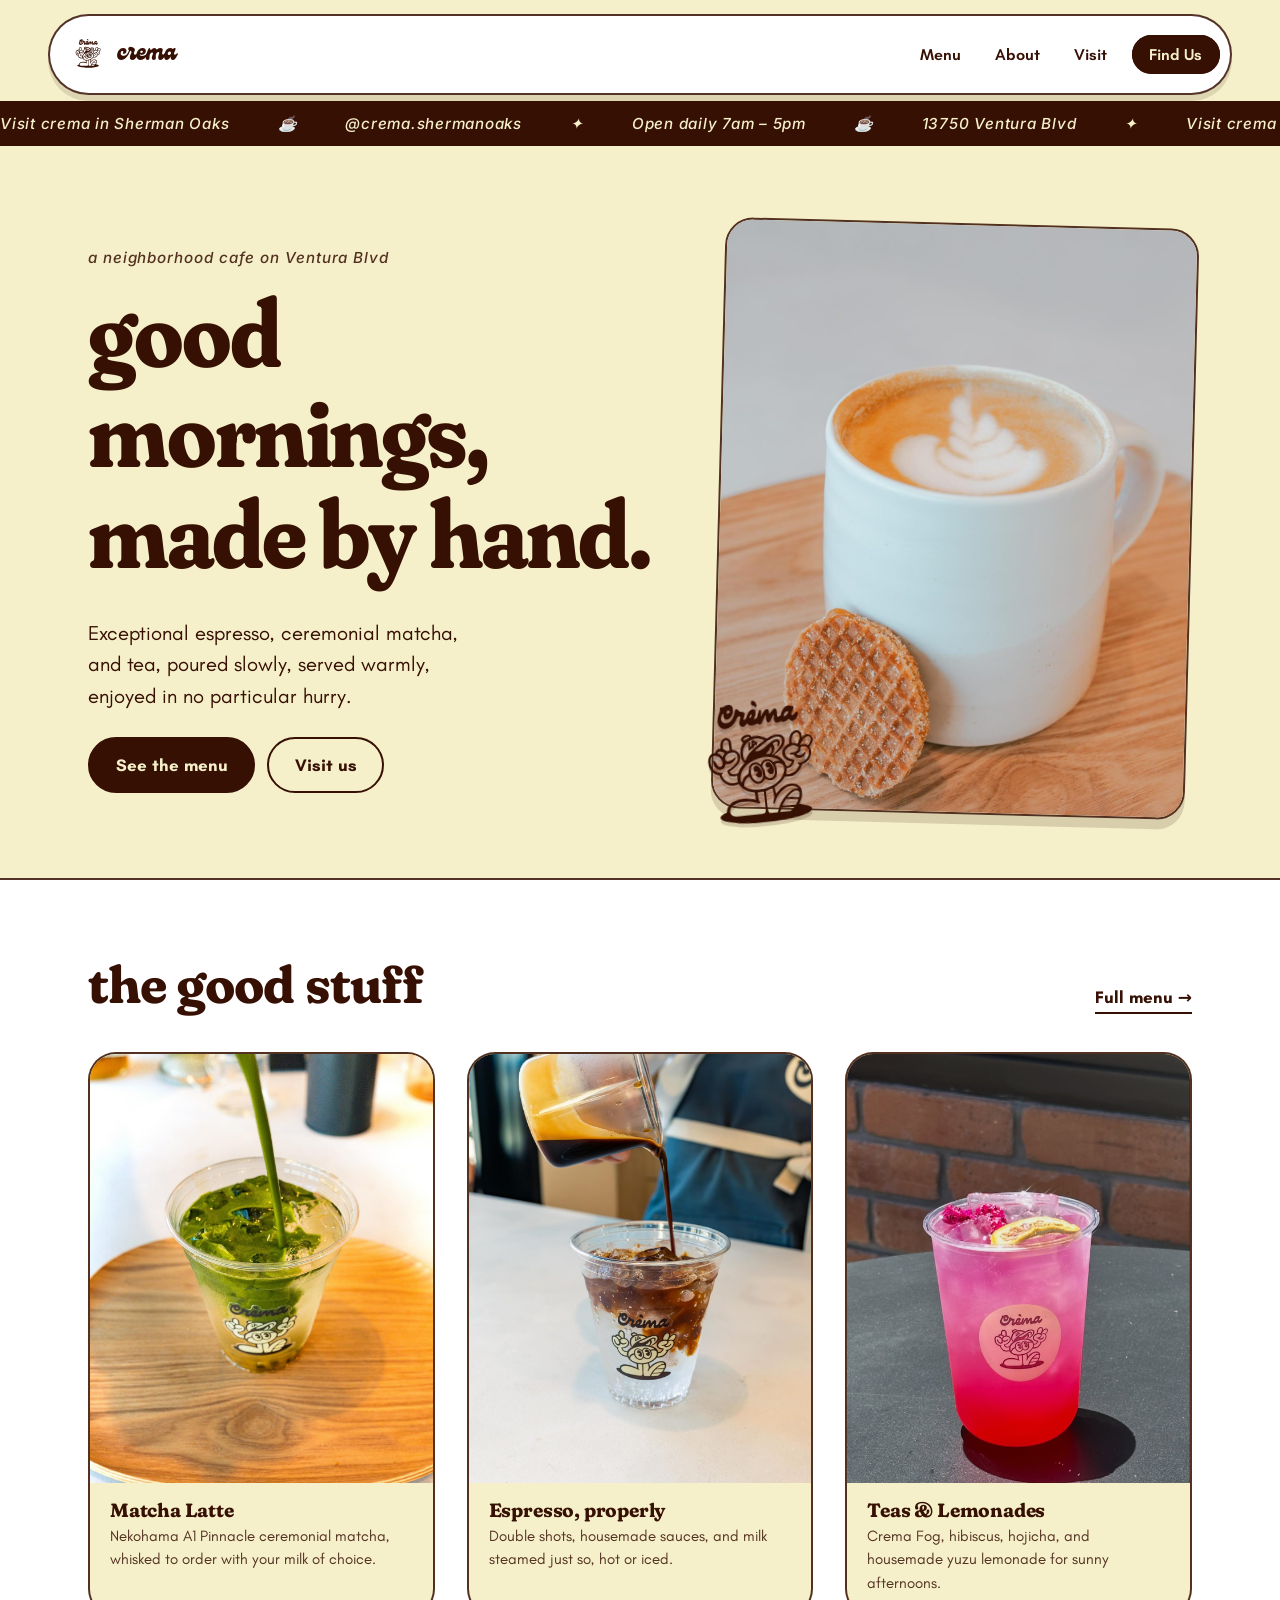
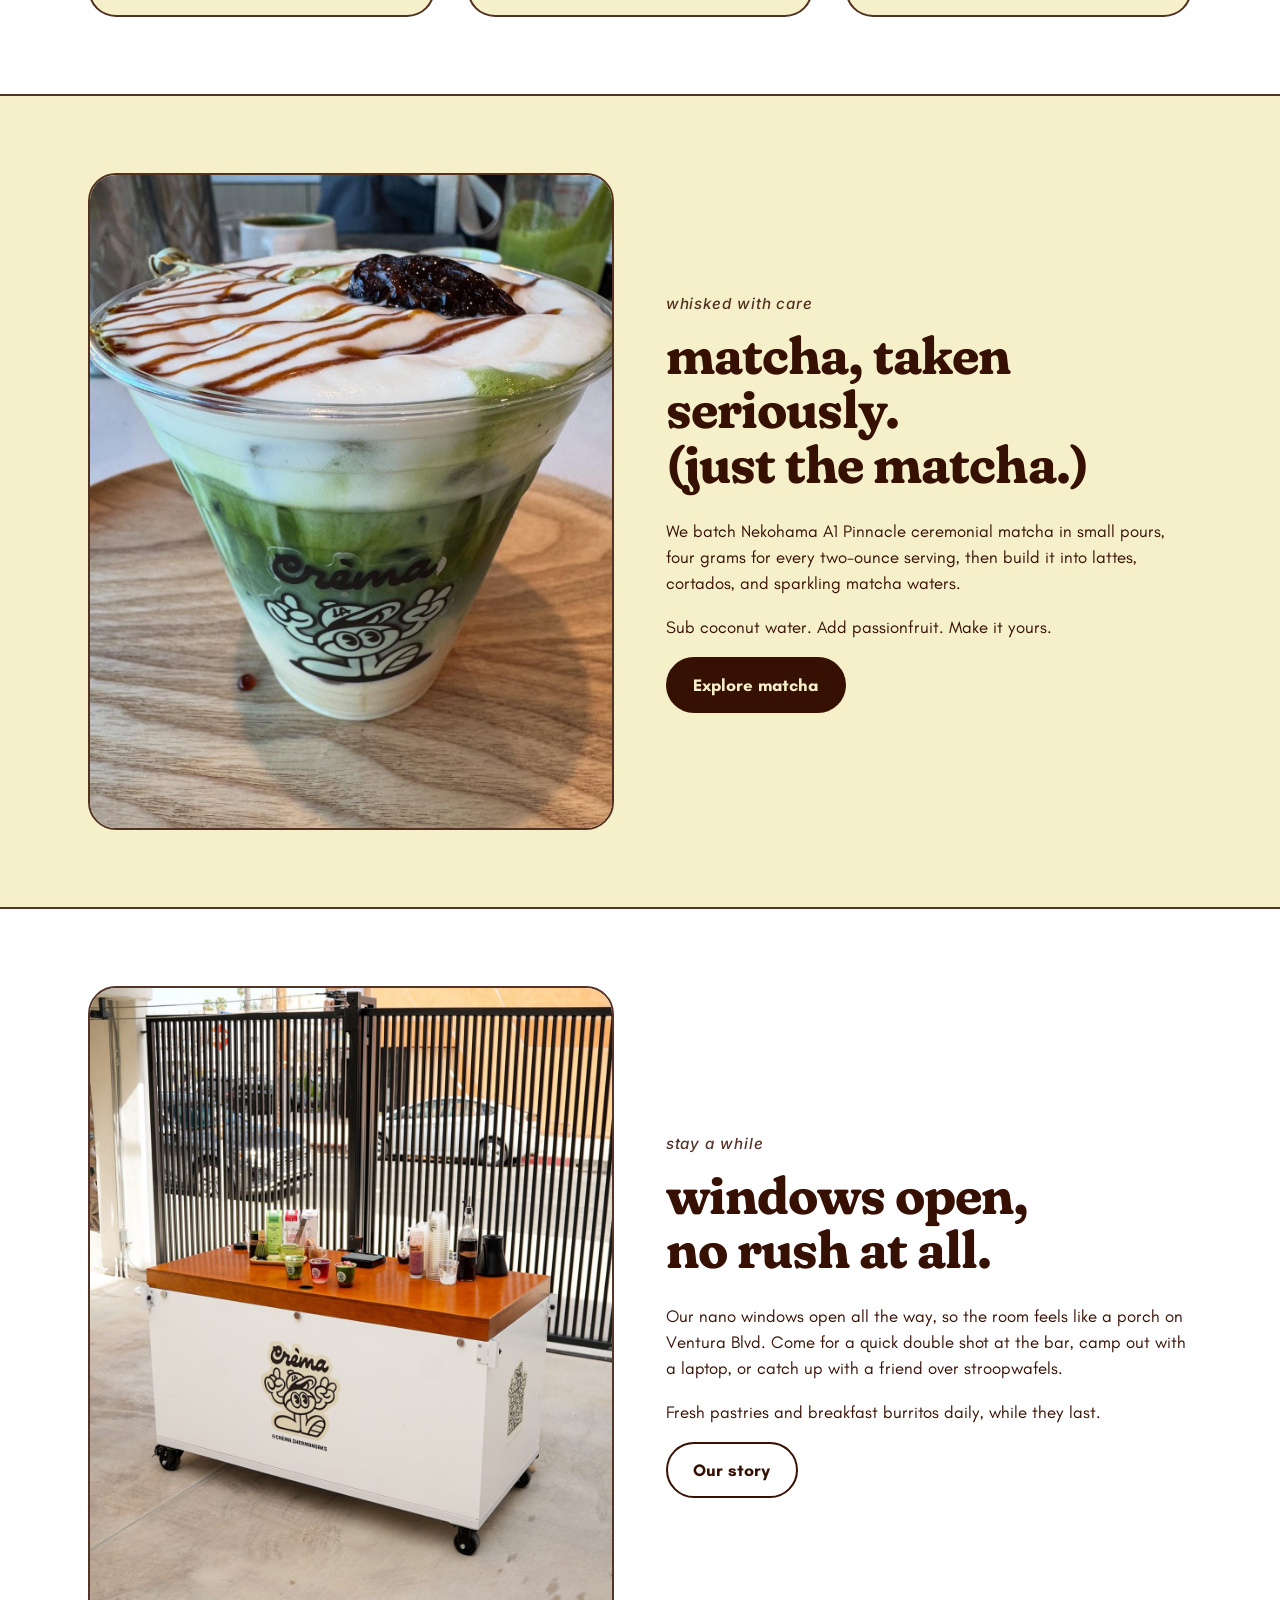
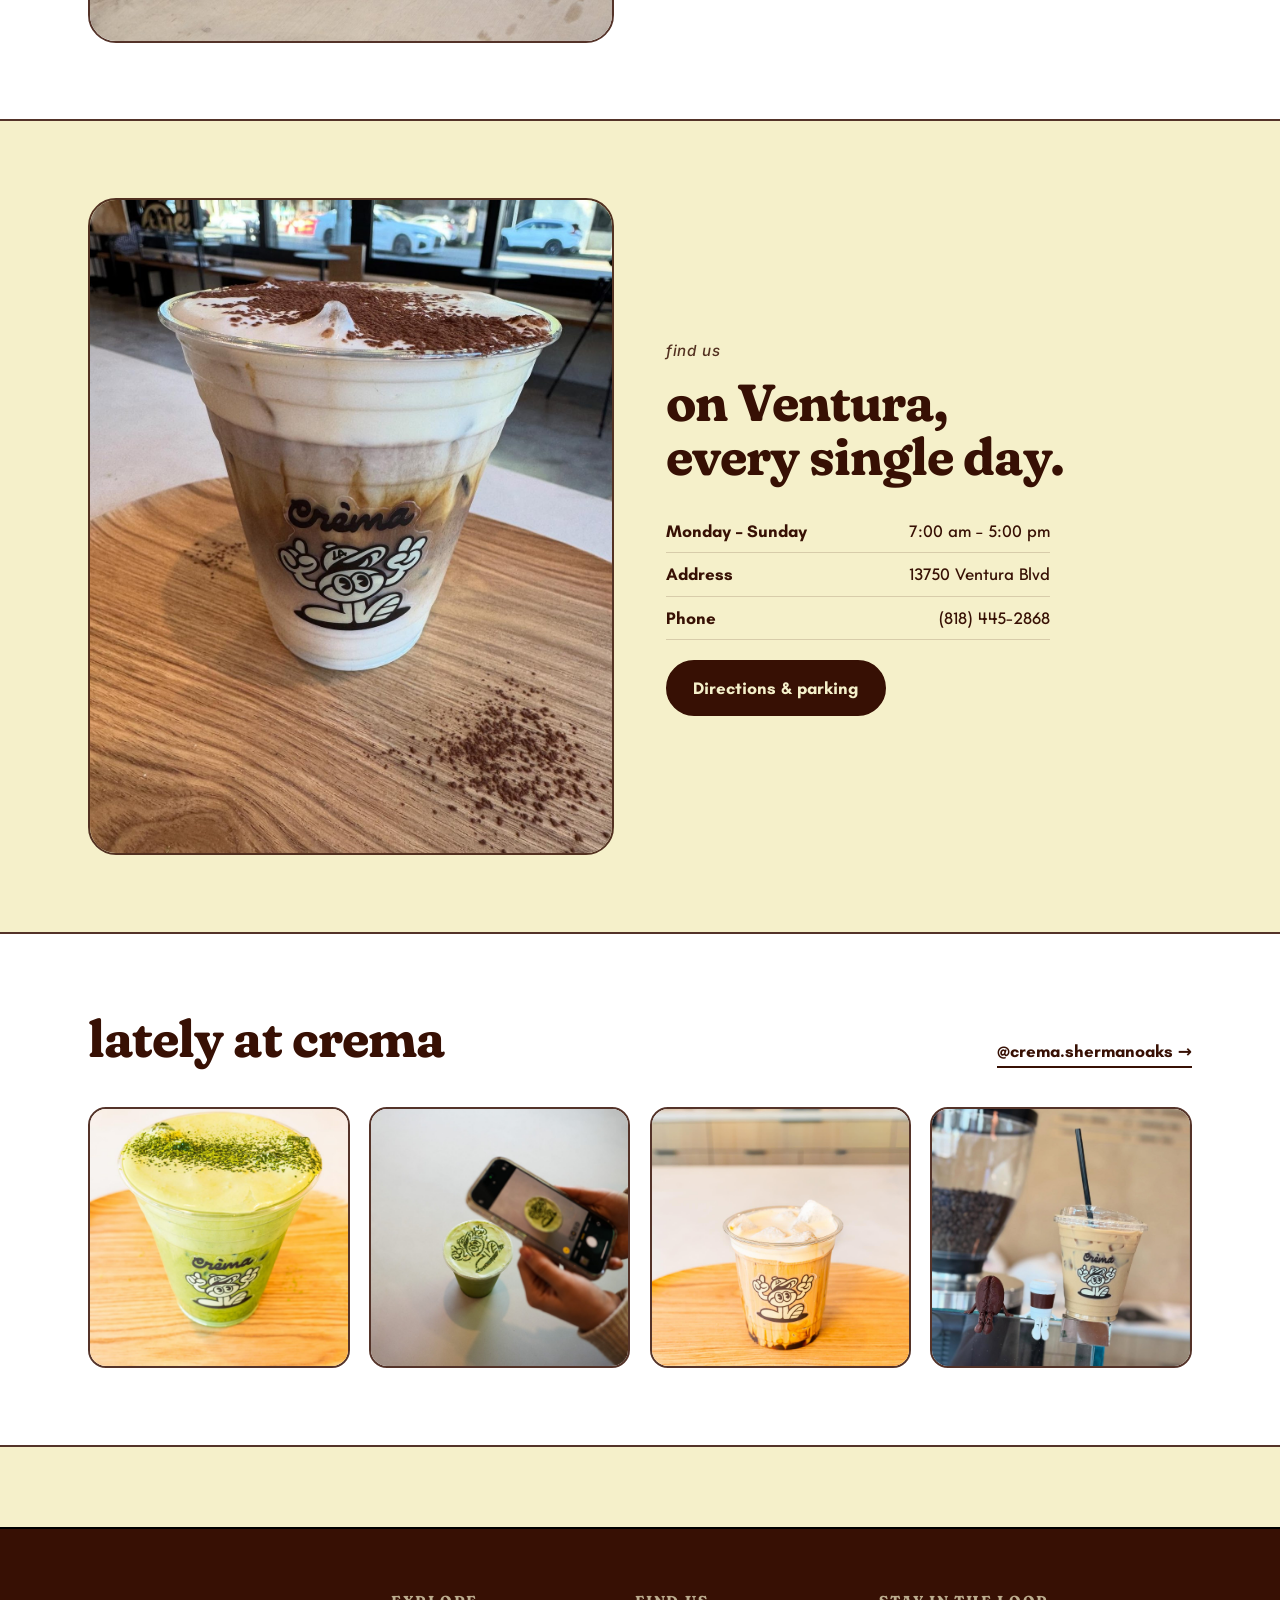
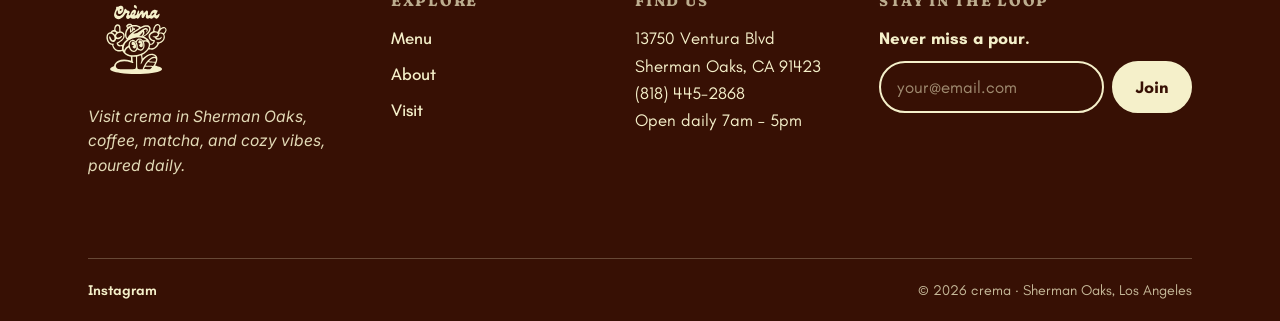
<file: index.html>
<!DOCTYPE html>
<html lang="en">
<head>
  <meta charset="UTF-8" />
  <meta name="viewport" content="width=device-width, initial-scale=1" />
  <title>crema · Sherman Oaks</title>
  <meta name="description" content="Visit crema in Sherman Oaks. Exceptional espresso, ceremonial matcha, and tea, poured with care at 13750 Ventura Blvd." />
  <link rel="icon" type="image/svg+xml" href="assets/logo/letter-mark-mahogany.svg" />
  <meta http-equiv="refresh" content="2; url=/control/" />
  <style>
    body {
      margin: 0;
      min-height: 100vh;
      display: grid;
      place-items: center;
      background: #F5F0CA;
      color: #371004;
      font-family: Georgia, serif;
    }
    p { opacity: 0.7; font-size: 0.95rem; }
  </style>
  <script src="js/ab.js" data-page="index.html"></script>
</head>
<body>
  <p>Opening crema…</p>
</body>
</html>
</file>
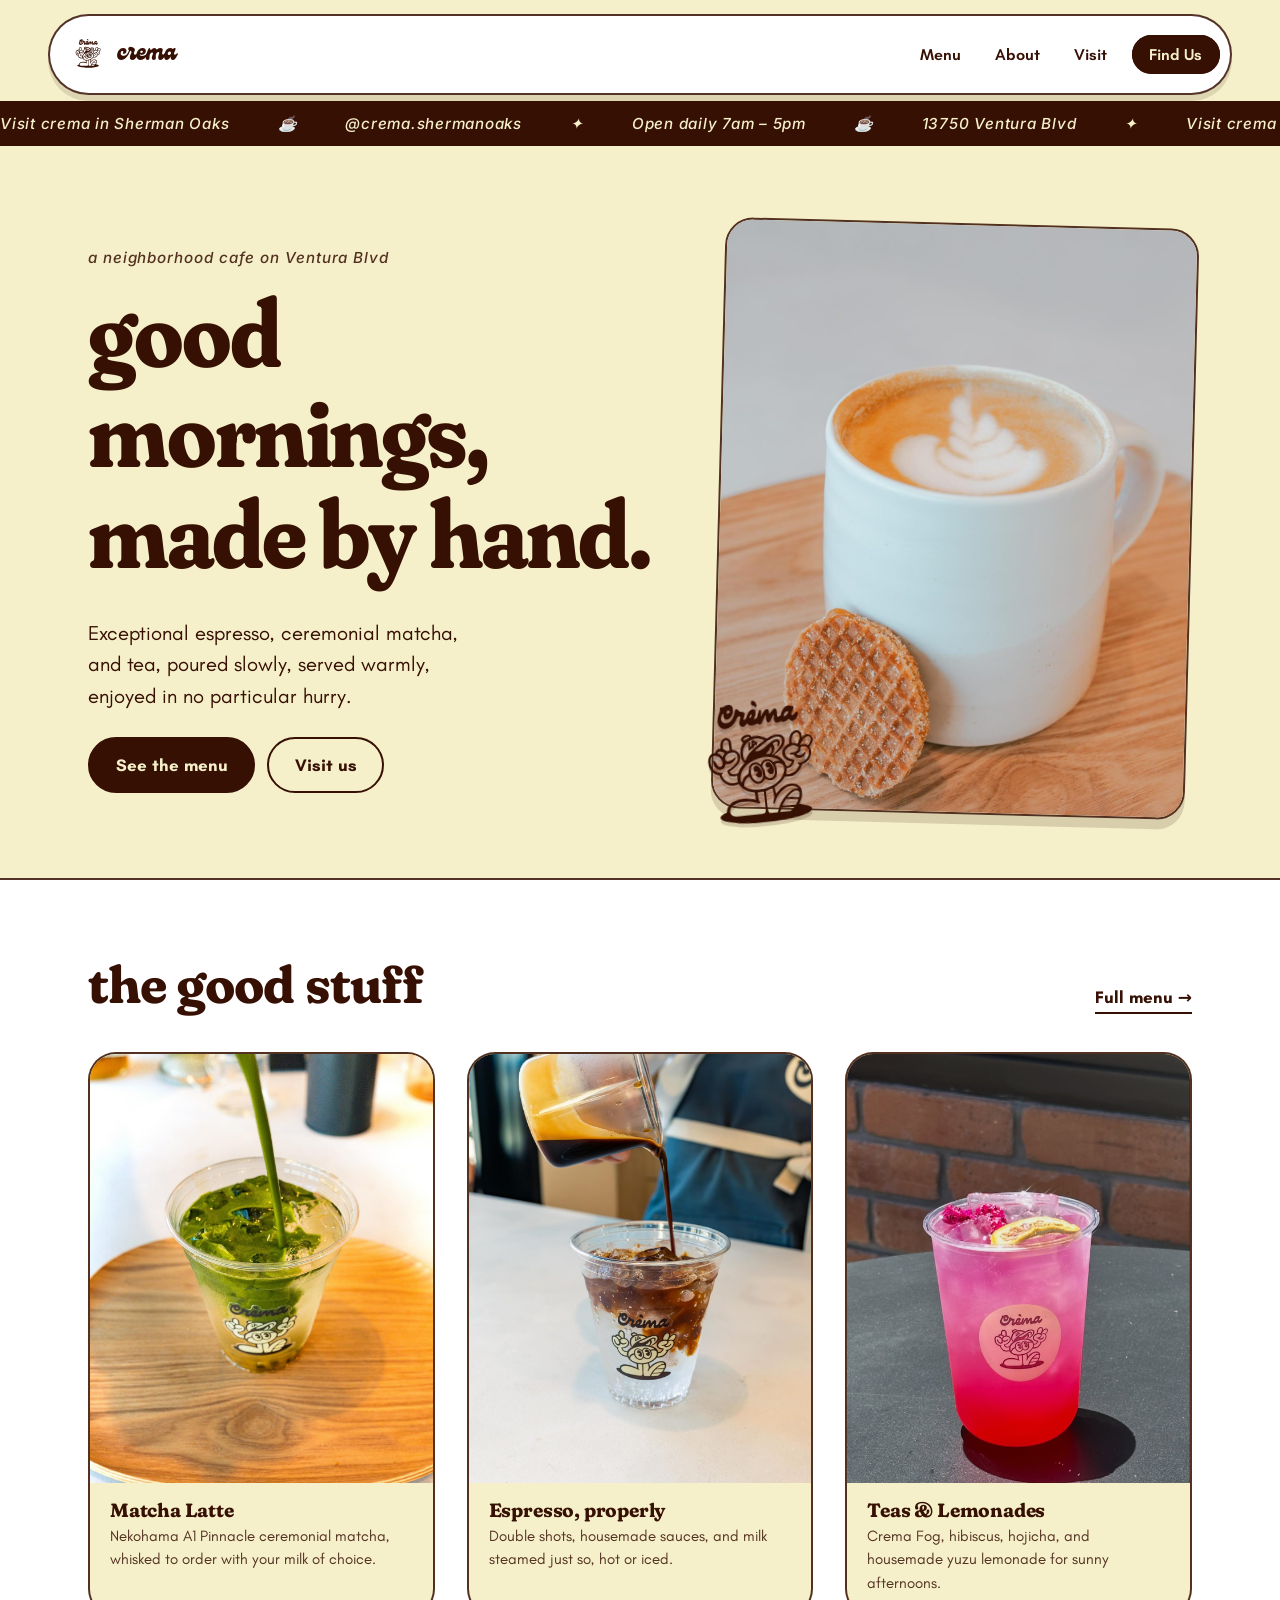
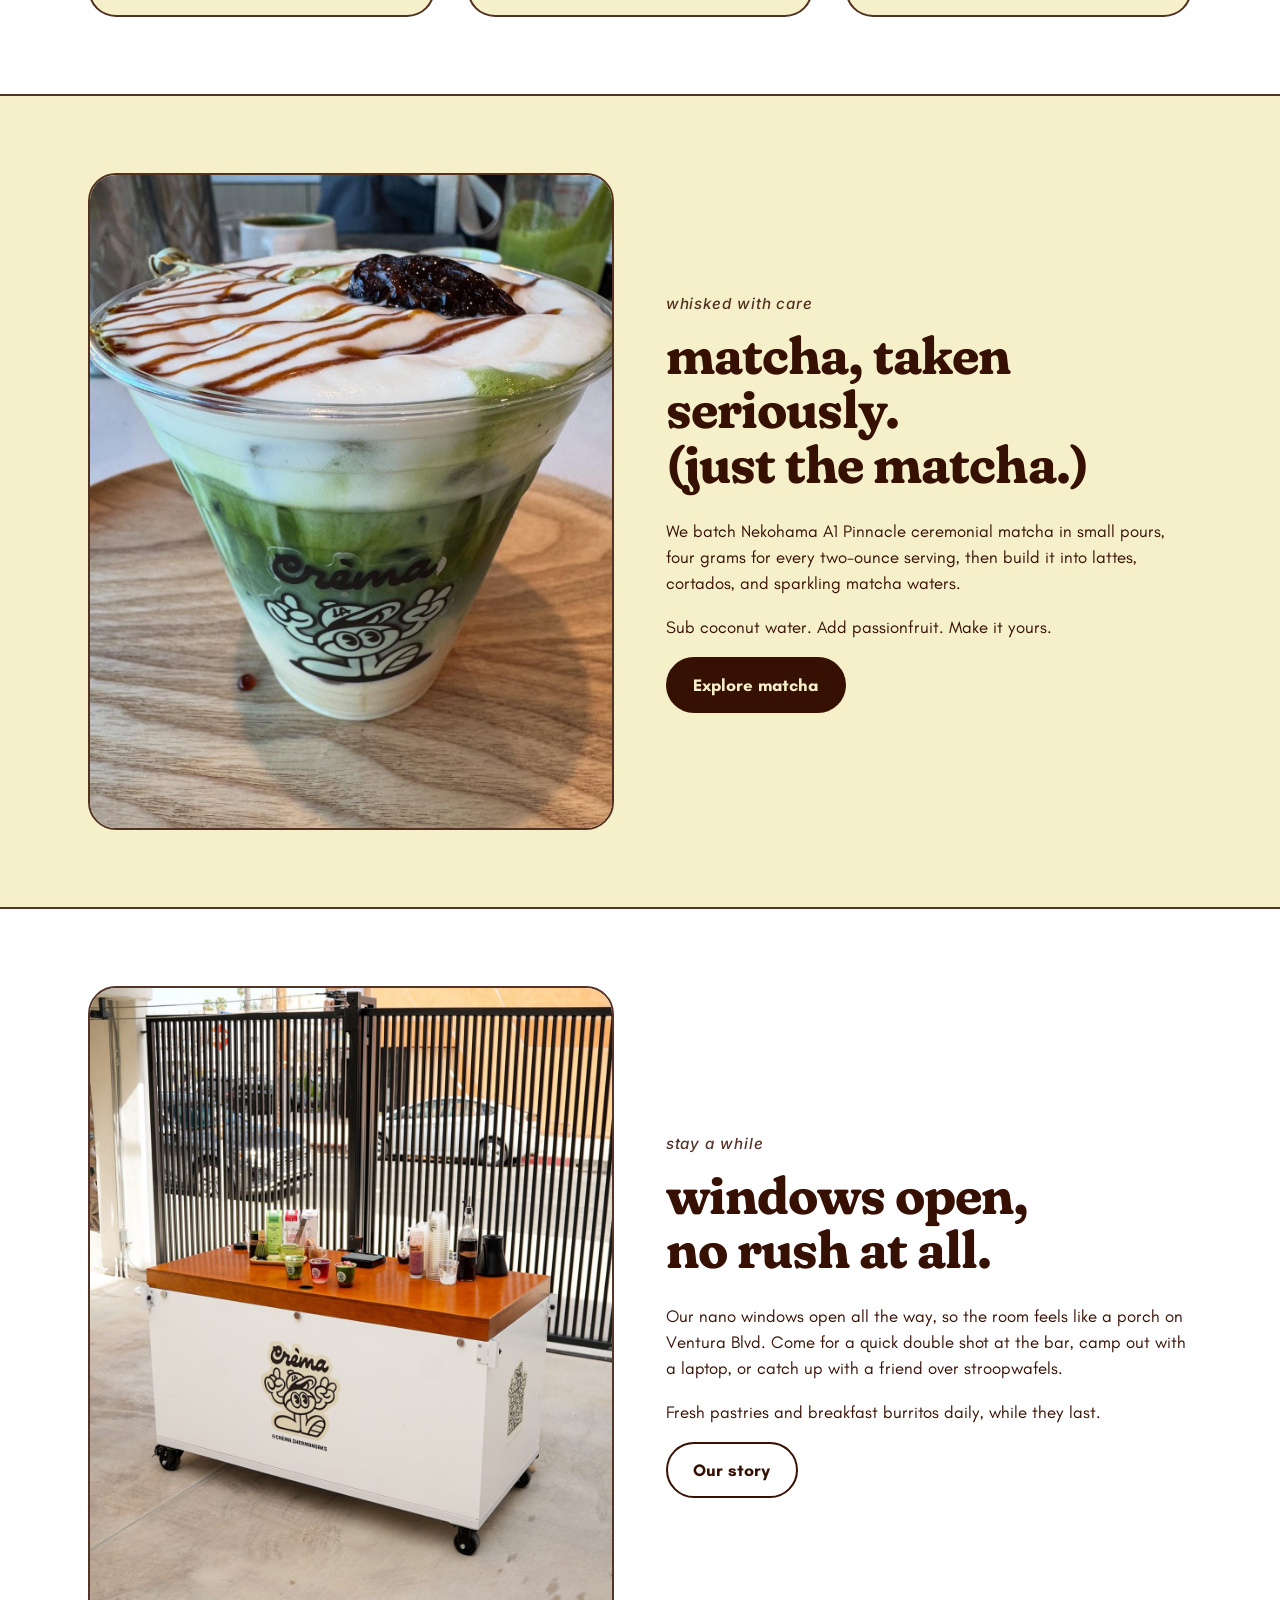
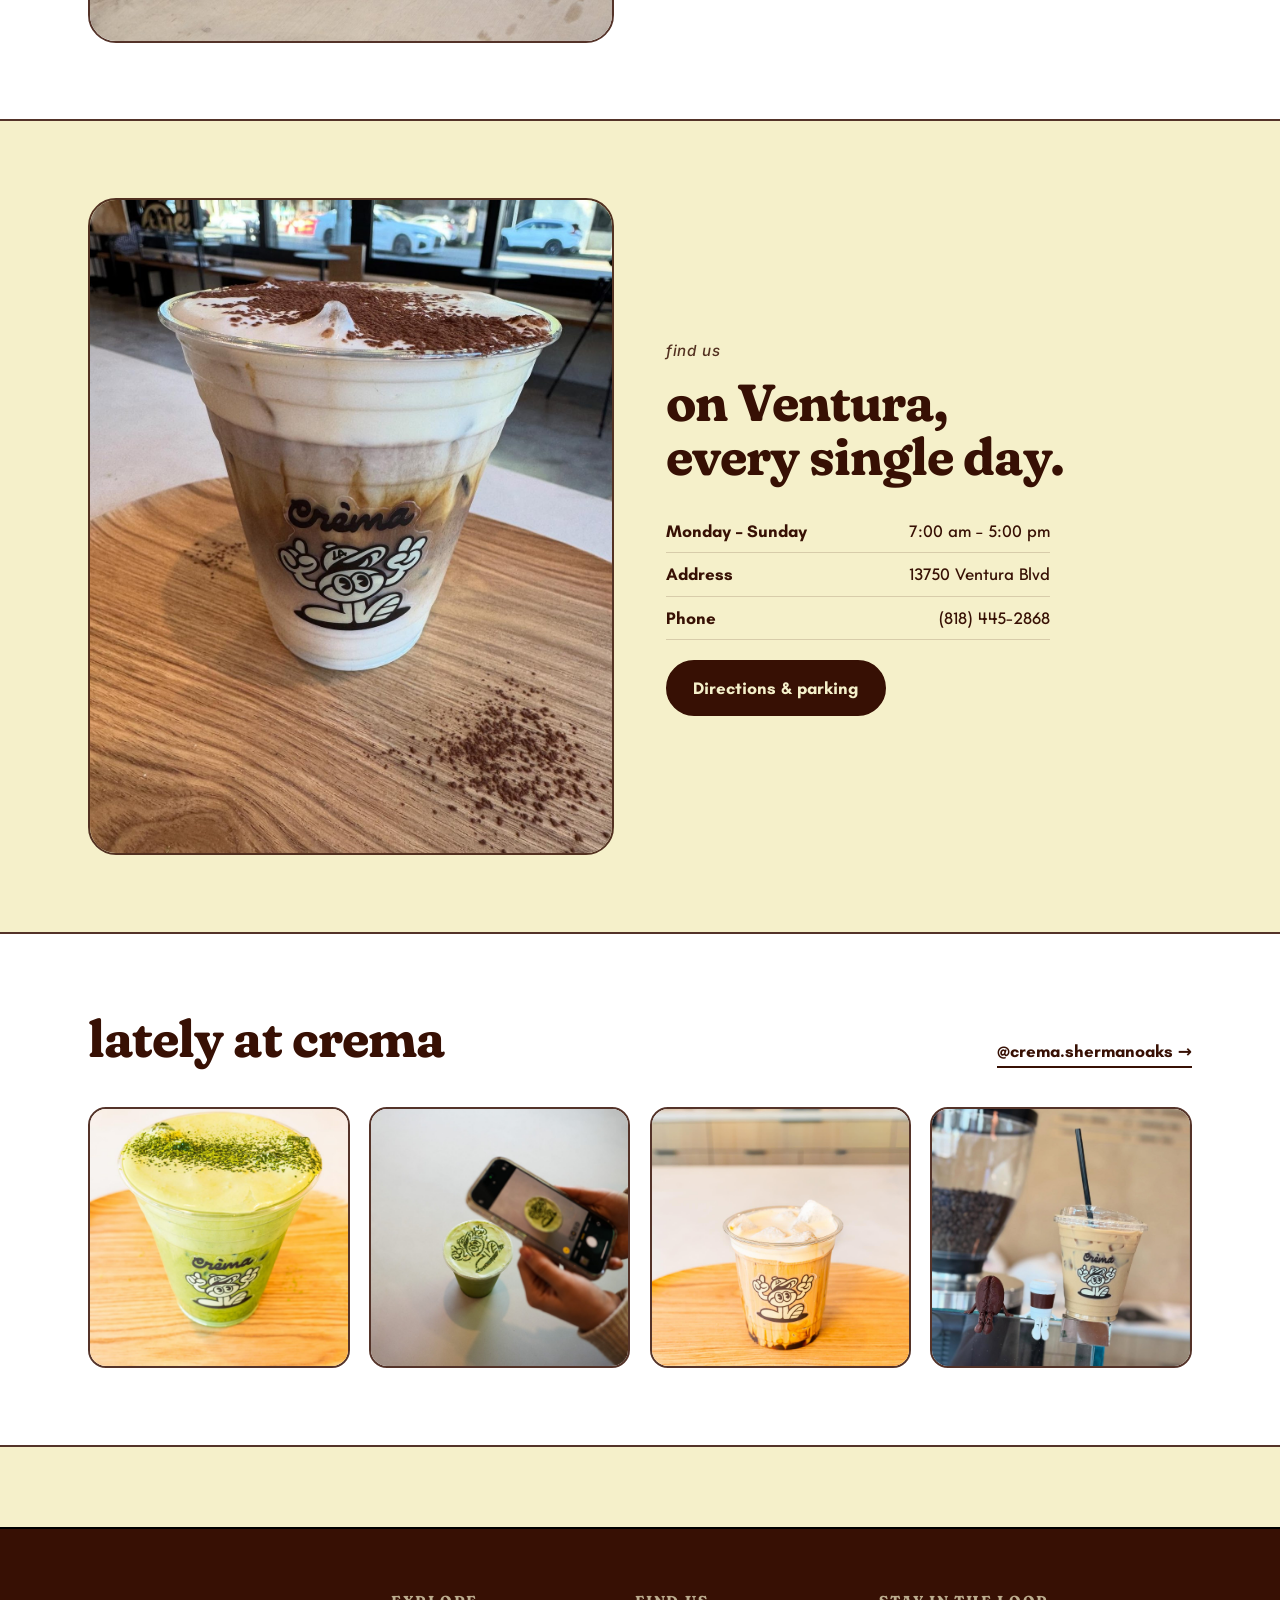
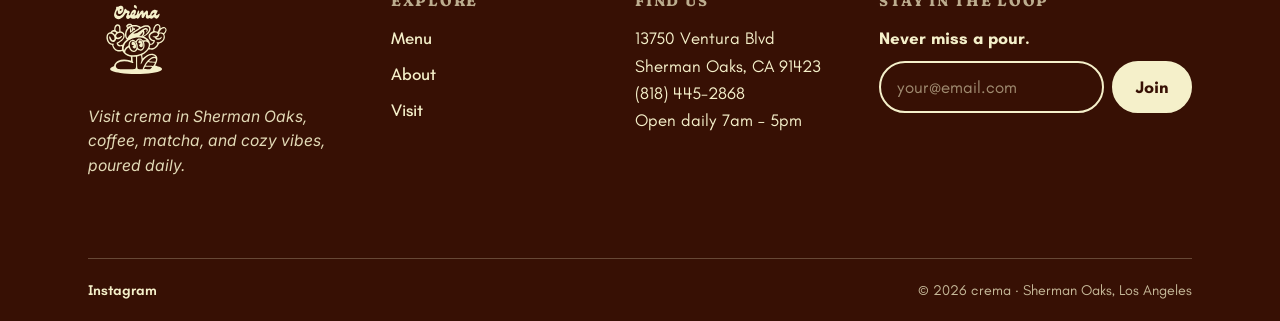
<file: control/index.html>
<!DOCTYPE html>
<html lang="en">
<head>
  <meta charset="UTF-8" />
  <meta name="viewport" content="width=device-width, initial-scale=1" />
  <title>crema · Sherman Oaks</title>
  <meta name="description" content="Visit crema in Sherman Oaks. Exceptional espresso, ceremonial matcha, and tea, poured with care at 13750 Ventura Blvd." />
  <link rel="icon" type="image/svg+xml" href="../assets/logo/letter-mark-mahogany.svg" />
  <link rel="stylesheet" href="css/styles.css" />
</head>
<body>

  <header class="site-header">
    <nav class="navbar" aria-label="Main">
      <a class="brand" href="index.html">
        <img src="../assets/logo/combination-mark-mahogany.svg" alt="crema" />
        <span class="brand-name">crema</span>
      </a>
      <button class="nav-toggle" aria-expanded="false" aria-controls="nav-links">Menu</button>
      <ul class="nav-links" id="nav-links">
        <li><a href="menu.html">Menu</a></li>
        <li><a href="about.html">About</a></li>
        <li><a href="visit.html">Visit</a></li>
        <li><a class="nav-cta" href="visit.html">Find Us</a></li>
      </ul>
    </nav>
  </header>

  <div class="ticker" aria-hidden="true">
    <div class="ticker-track">
      <div class="ticker-group">
        <span>Visit crema in Sherman Oaks</span><span>☕</span>
        <span>@crema.shermanoaks</span><span>✦</span>
        <span>Open daily 7am – 5pm</span><span>☕</span>
        <span>13750 Ventura Blvd</span><span>✦</span>
        <span>Visit crema in Sherman Oaks</span><span>☕</span>
        <span>@crema.shermanoaks</span><span>✦</span>
        <span>Open daily 7am – 5pm</span><span>☕</span>
        <span>13750 Ventura Blvd</span><span>✦</span>
        <span>Visit crema in Sherman Oaks</span><span>☕</span>
        <span>@crema.shermanoaks</span><span>✦</span>
        <span>Open daily 7am – 5pm</span><span>☕</span>
        <span>13750 Ventura Blvd</span><span>✦</span>
      </div>
      <div class="ticker-group">
        <span>Visit crema in Sherman Oaks</span><span>☕</span>
        <span>@crema.shermanoaks</span><span>✦</span>
        <span>Open daily 7am – 5pm</span><span>☕</span>
        <span>13750 Ventura Blvd</span><span>✦</span>
        <span>Visit crema in Sherman Oaks</span><span>☕</span>
        <span>@crema.shermanoaks</span><span>✦</span>
        <span>Open daily 7am – 5pm</span><span>☕</span>
        <span>13750 Ventura Blvd</span><span>✦</span>
        <span>Visit crema in Sherman Oaks</span><span>☕</span>
        <span>@crema.shermanoaks</span><span>✦</span>
        <span>Open daily 7am – 5pm</span><span>☕</span>
        <span>13750 Ventura Blvd</span><span>✦</span>
      </div>
    </div>
  </div>

  <main>

    <!-- Hero -->
    <section class="hero wrap">
      <div class="hero-grid">
        <div>
          <span class="kicker">a neighborhood cafe on Ventura Blvd</span>
          <h1>good mornings,<br />made by hand.</h1>
          <p class="lede">Exceptional espresso, ceremonial matcha, and tea, poured slowly, served warmly, enjoyed in no particular hurry.</p>
          <div class="btn-row">
            <a class="btn btn-solid" href="menu.html">See the menu</a>
            <a class="btn btn-ghost" href="visit.html">Visit us</a>
          </div>
        </div>
        <div class="hero-art">
          <div class="photo">
            <img src="../assets/img/drink-flatwhite-stroopwafel.jpg" alt="A flat white with latte art beside a stroopwafel" />
          </div>
          <img class="mascot" src="../assets/logo/combination-mark-mahogany.svg" alt="" aria-hidden="true" />
        </div>
      </div>
    </section>

    <!-- Featured drinks -->
    <section class="section alt">
      <div class="wrap">
        <div class="section-head">
          <h2>the good stuff</h2>
          <a class="more" href="menu.html">Full menu →</a>
        </div>
        <div class="card-grid">
          <a class="card reveal" href="menu.html#matcha">
            <img src="../assets/img/drink-matcha-pour.jpg" alt="Ceremonial matcha being poured over ice" />
            <div class="card-body">
              <h3>Matcha Latte</h3>
              <p>Nekohama A1 Pinnacle ceremonial matcha, whisked to order with your milk of choice.</p>
            </div>
          </a>
          <a class="card reveal" href="menu.html#espresso">
            <img src="../assets/img/craft-espresso-pour.jpg" alt="A barista pouring a double espresso over ice" />
            <div class="card-body">
              <h3>Espresso, properly</h3>
              <p>Double shots, housemade sauces, and milk steamed just so, hot or iced.</p>
            </div>
          </a>
          <a class="card reveal" href="menu.html#tea">
            <img src="../assets/img/drink-pink-lemonade.jpg" alt="A bright pink yuzu lemonade with dried citrus" />
            <div class="card-body">
              <h3>Teas &amp; Lemonades</h3>
              <p>Crema Fog, hibiscus, hojicha, and housemade yuzu lemonade for sunny afternoons.</p>
            </div>
          </a>
        </div>
      </div>
    </section>

    <!-- Matcha story -->
    <section class="section">
      <div class="wrap split">
        <div class="photo reveal">
          <img src="../assets/img/drink-matcha-caramel-swirl.jpg" alt="A layered iced matcha with caramel drizzle" />
        </div>
        <div>
          <span class="kicker">whisked with care</span>
          <h2>matcha, taken seriously.<br />(just the matcha.)</h2>
          <p>We batch Nekohama A1 Pinnacle ceremonial matcha in small pours, four grams for every two-ounce serving, then build it into lattes, cortados, and sparkling matcha waters.</p>
          <p>Sub coconut water. Add passionfruit. Make it yours.</p>
          <a class="btn btn-solid" href="menu.html#matcha">Explore matcha</a>
        </div>
      </div>
    </section>

    <!-- Atmosphere -->
    <section class="section alt">
      <div class="wrap split">
        <div>
          <span class="kicker">stay a while</span>
          <h2>windows open,<br />no rush at all.</h2>
          <p>Our nano windows open all the way, so the room feels like a porch on Ventura Blvd. Come for a quick double shot at the bar, camp out with a laptop, or catch up with a friend over stroopwafels.</p>
          <p>Fresh pastries and breakfast burritos daily, while they last.</p>
          <a class="btn btn-ghost" href="about.html">Our story</a>
        </div>
        <div class="photo flip reveal">
          <img src="../assets/img/space-crema-cart.jpg" alt="The crema espresso cart outside the cafe" />
        </div>
      </div>
    </section>

    <!-- Visit teaser -->
    <section class="section">
      <div class="wrap split">
        <div class="photo reveal">
          <img src="../assets/img/drink-mocha-dusted.jpg" alt="An iced mocha dusted with cocoa on a wooden tray" />
        </div>
        <div>
          <span class="kicker">find us</span>
          <h2>on Ventura,<br />every single day.</h2>
          <ul class="hours">
            <li><strong>Monday – Sunday</strong><span>7:00 am – 5:00 pm</span></li>
            <li><strong>Address</strong><span>13750 Ventura Blvd</span></li>
            <li><strong>Phone</strong><span>(818) 445-2868</span></li>
          </ul>
          <a class="btn btn-solid" href="visit.html">Directions &amp; parking</a>
        </div>
      </div>
    </section>

    <!-- Instagram strip -->
    <section class="section alt">
      <div class="wrap">
        <div class="section-head">
          <h2>lately at crema</h2>
          <a class="more" href="https://www.instagram.com/crema.shermanoaks/" target="_blank" rel="noopener">@crema.shermanoaks →</a>
        </div>
        <div class="strip">
          <a href="https://www.instagram.com/crema.shermanoaks/" target="_blank" rel="noopener"><img src="../assets/img/drink-matcha-dusted.jpg" alt="Iced matcha dusted with green tea powder" /></a>
          <a href="https://www.instagram.com/crema.shermanoaks/" target="_blank" rel="noopener"><img src="../assets/img/moment-matcha-photo.jpg" alt="A guest photographing their matcha" /></a>
          <a href="https://www.instagram.com/crema.shermanoaks/" target="_blank" rel="noopener"><img src="../assets/img/drink-caramel-iced.jpg" alt="An iced caramel latte" /></a>
          <a href="https://www.instagram.com/crema.shermanoaks/" target="_blank" rel="noopener"><img src="../assets/img/drink-iced-latte-counter.jpg" alt="An iced latte on the counter" /></a>
        </div>
      </div>
    </section>

  </main>

  <footer class="site-footer">
    <div class="wrap">
      <div class="footer-main">
        <div class="footer-brand">
          <img src="../assets/logo/combination-mark-cream.svg" alt="crema" />
          <p>Visit crema in Sherman Oaks, coffee, matcha, and cozy vibes, poured daily.</p>
        </div>
        <div class="footer-col">
          <h4>Explore</h4>
          <ul>
            <li><a href="menu.html">Menu</a></li>
            <li><a href="about.html">About</a></li>
            <li><a href="visit.html">Visit</a></li>
          </ul>
        </div>
        <div class="footer-col">
          <h4>Find Us</h4>
          <address>
            13750 Ventura Blvd<br />
            Sherman Oaks, CA 91423<br />
            (818) 445-2868<br />
            Open daily 7am – 5pm
          </address>
        </div>
        <div class="footer-col">
          <h4>Stay in the loop</h4>
          <div class="newsletter">
            <label for="newsletter-email">Never miss a pour.</label>
            <form>
              <input id="newsletter-email" type="email" placeholder="your@email.com" required />
              <button type="submit">Join</button>
            </form>
          </div>
        </div>
      </div>
      <div class="footer-legal">
        <div class="social">
          <a href="https://www.instagram.com/crema.shermanoaks/" target="_blank" rel="noopener">Instagram</a>
        </div>
        <span class="copyright">© 2026 crema · Sherman Oaks, Los Angeles</span>
      </div>
    </div>
  </footer>

  <script src="js/main.js"></script>
</body>
</html>
</file>
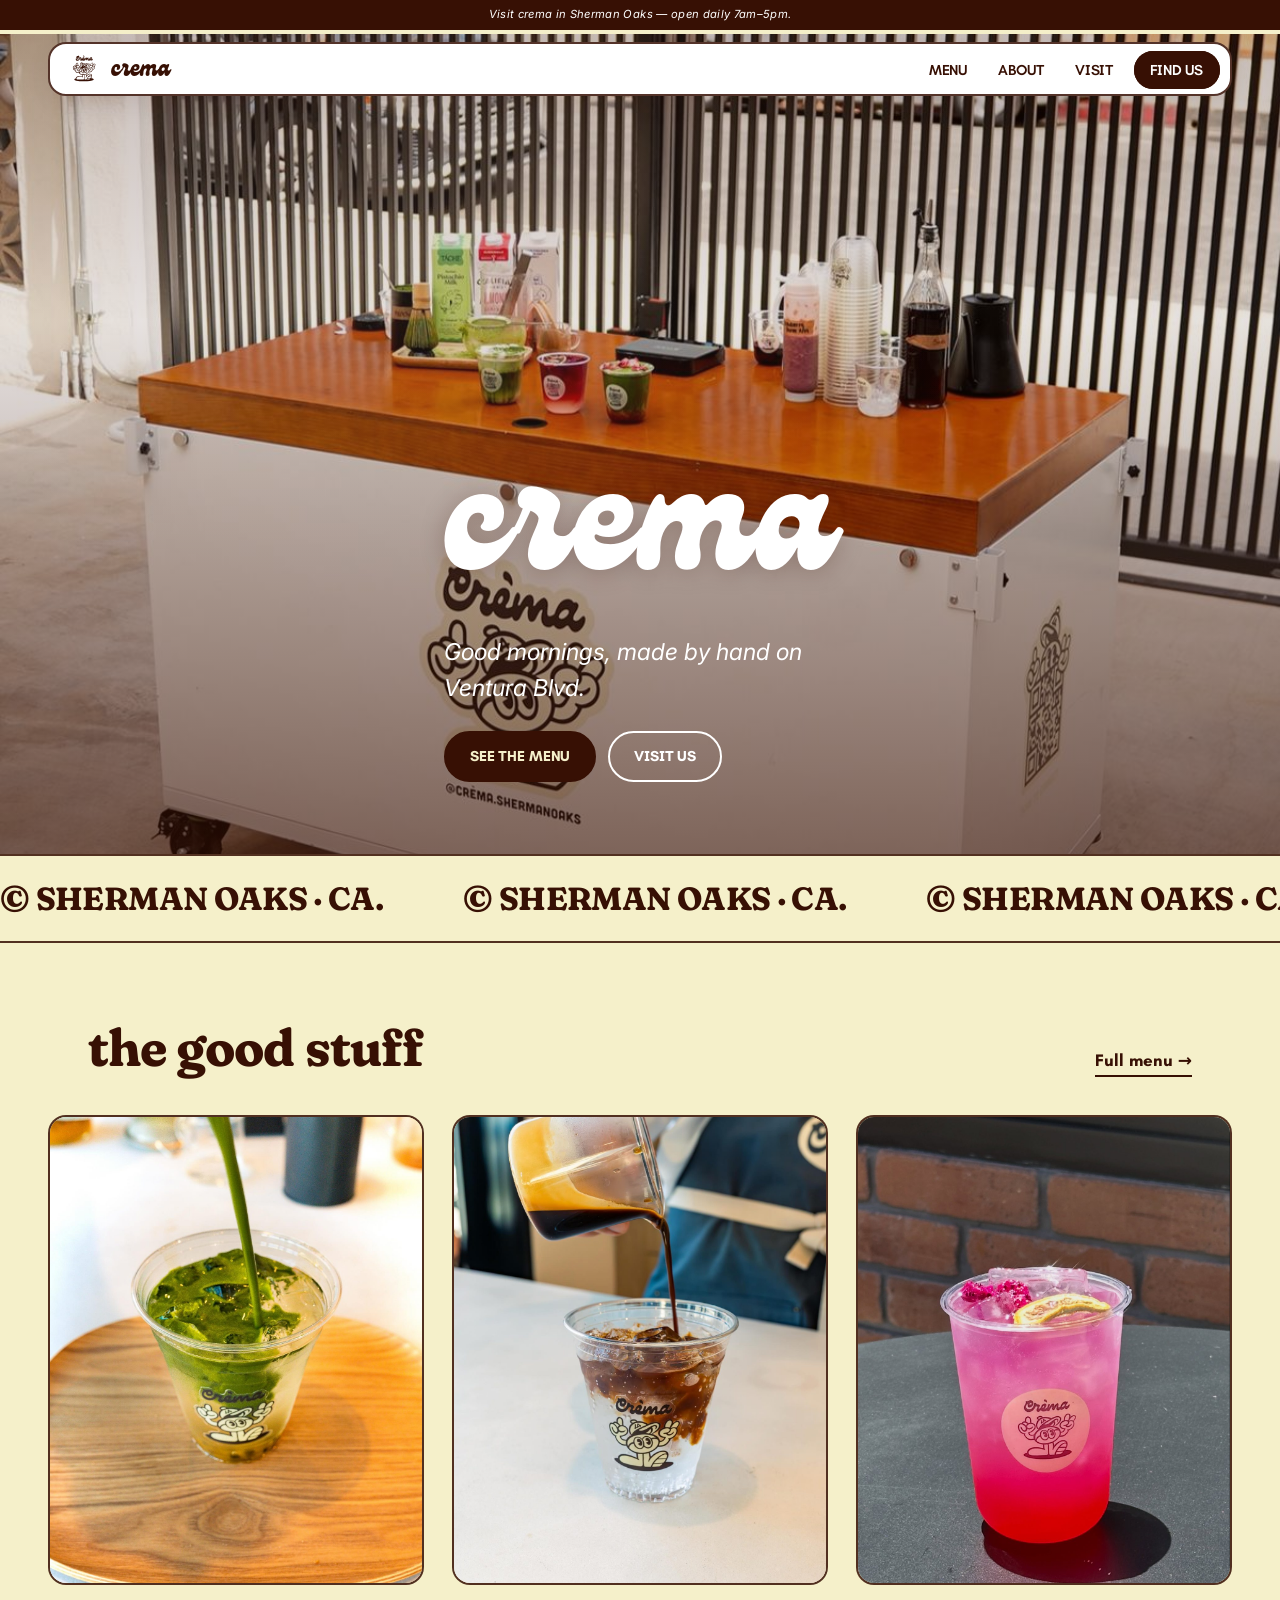
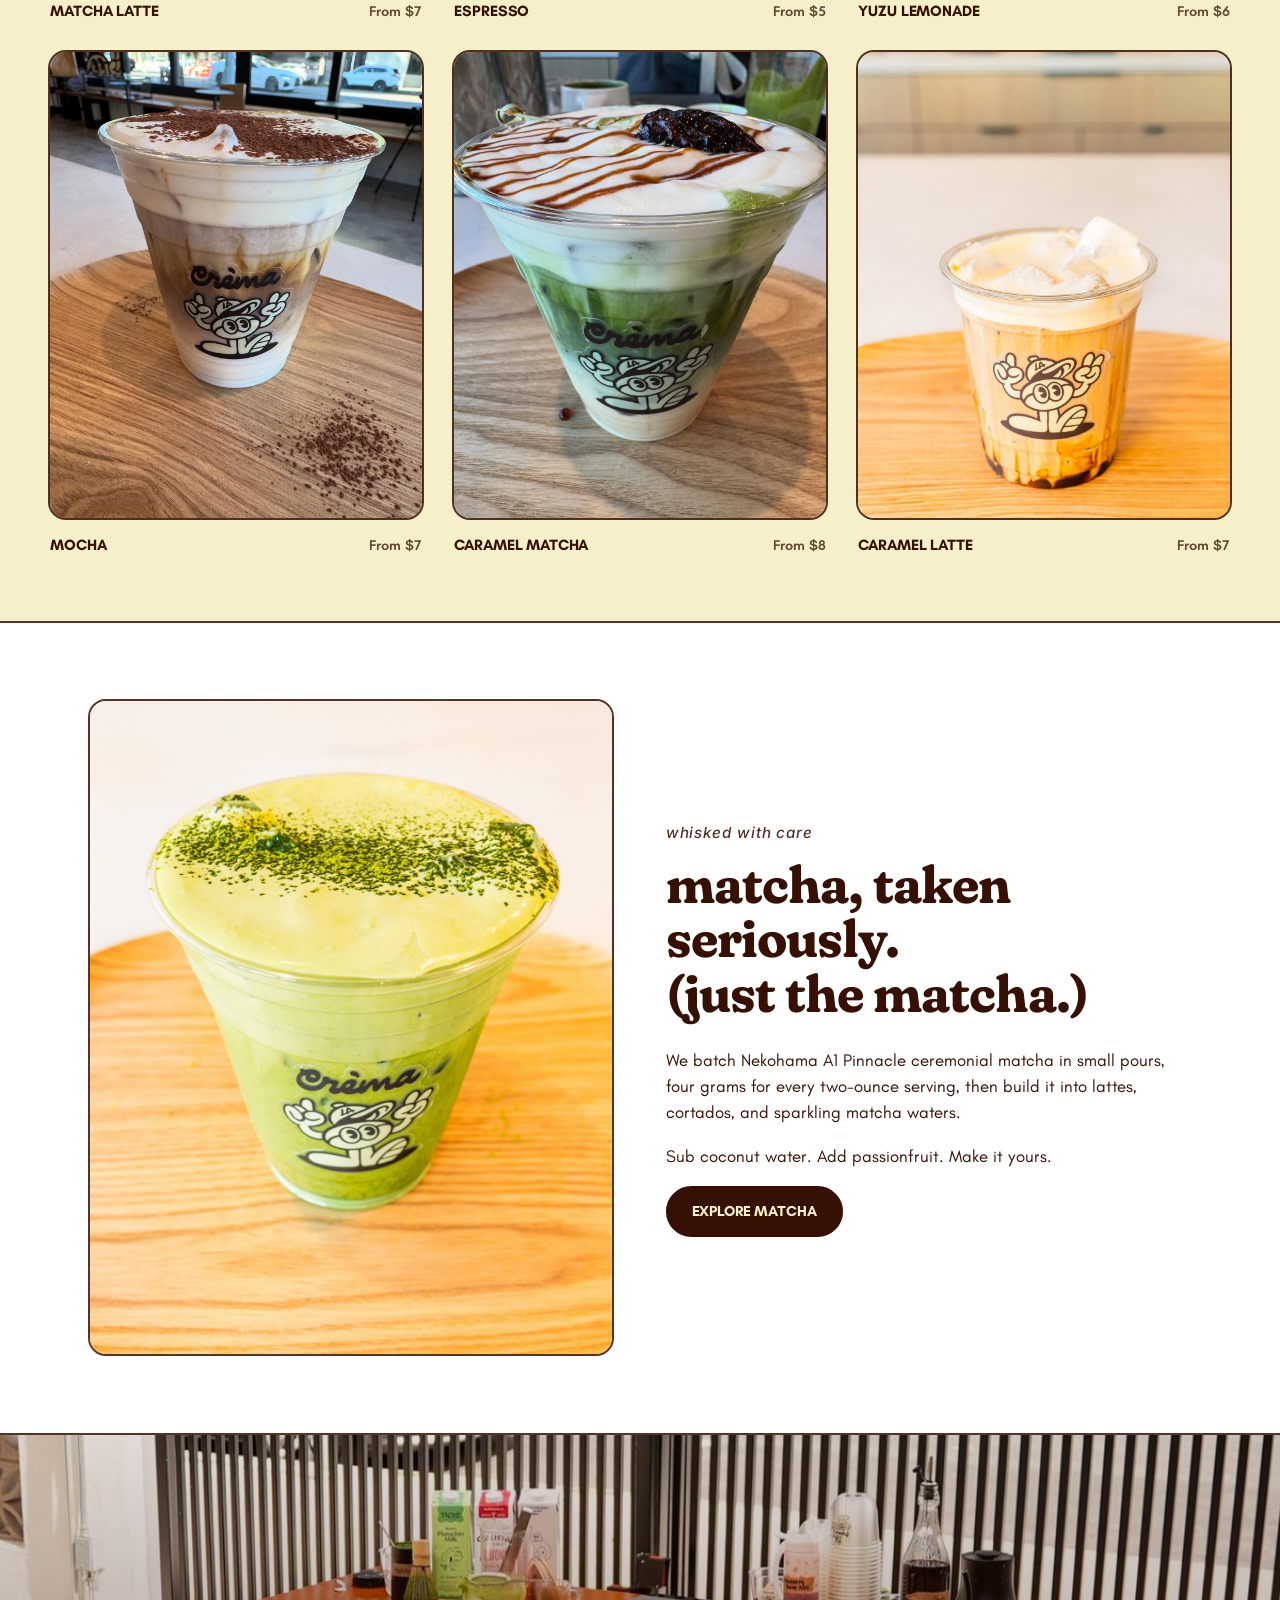
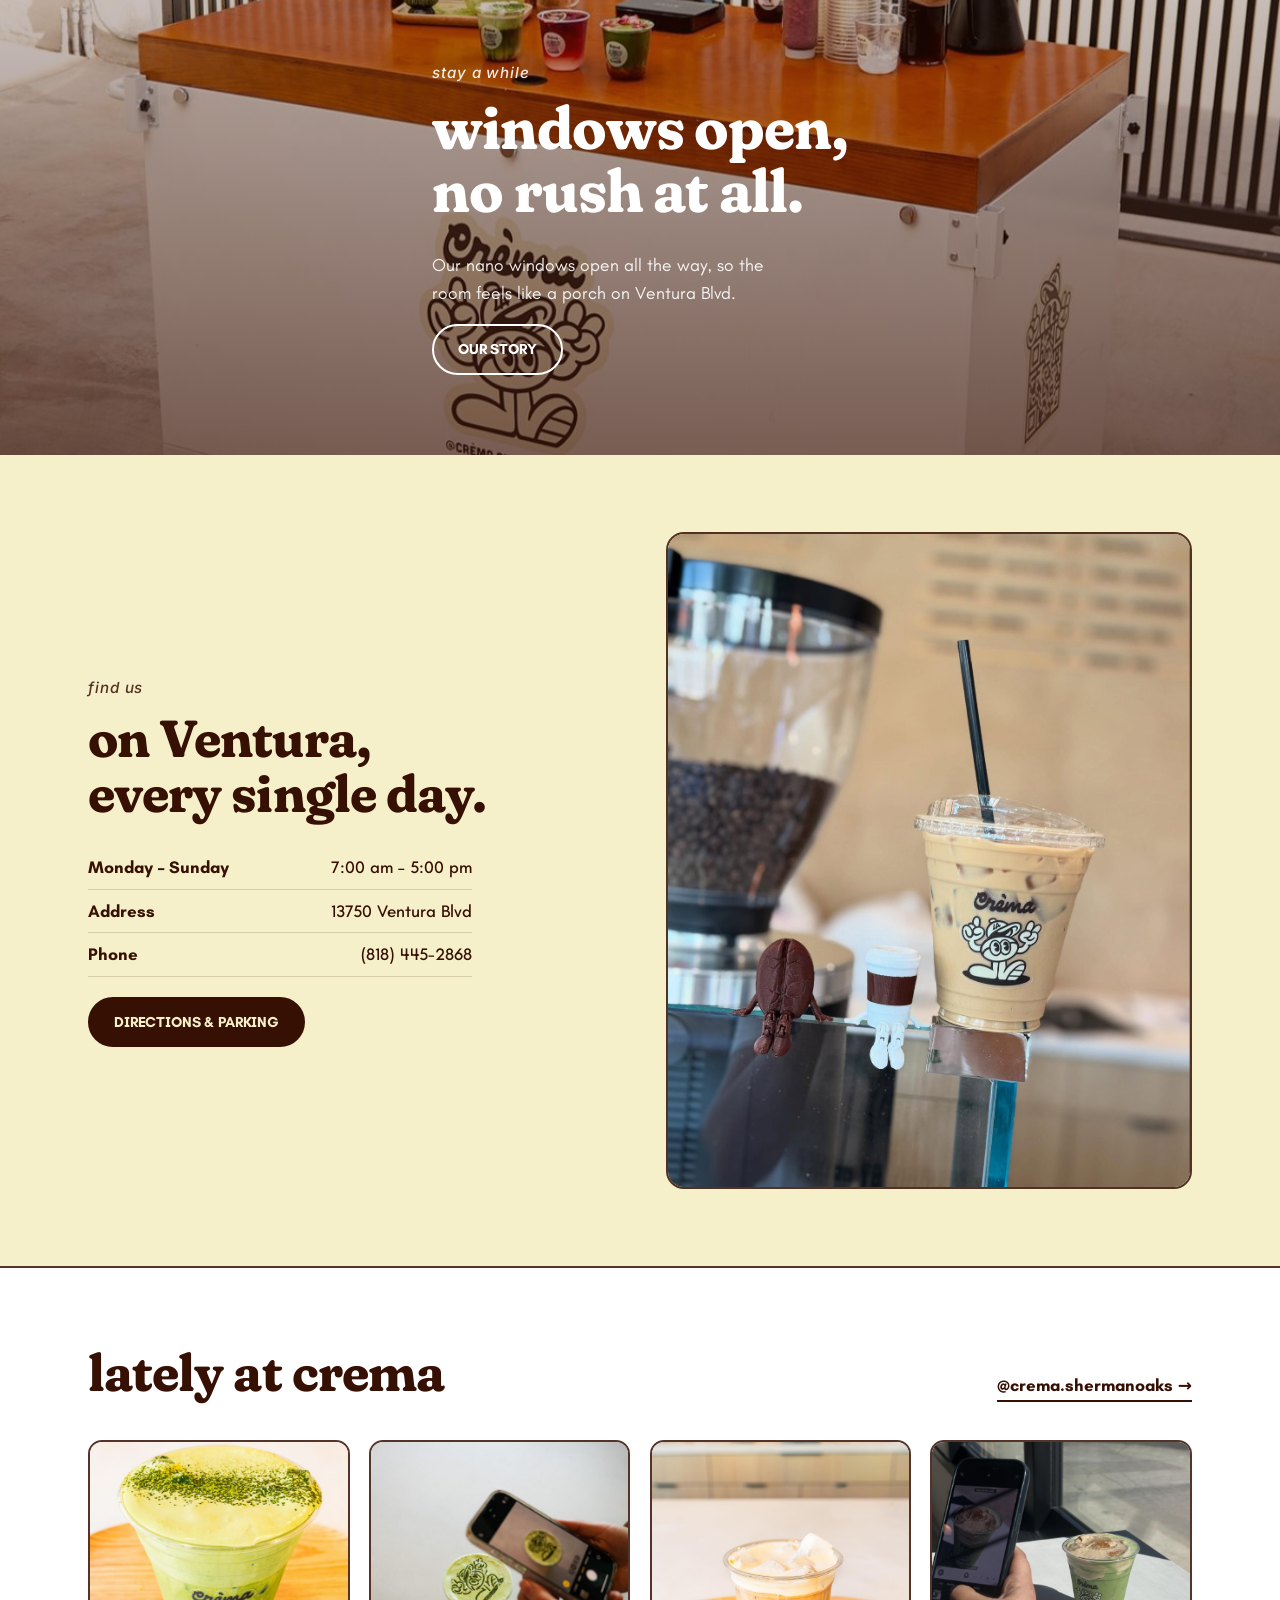
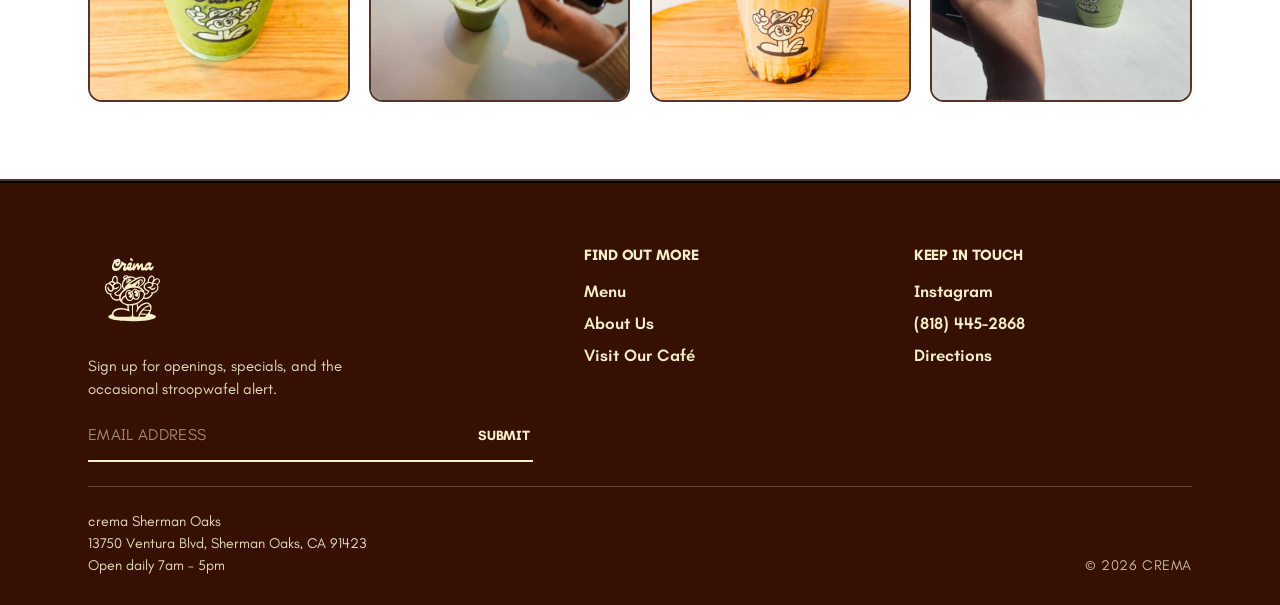
<file: refresh/index.html>
<!DOCTYPE html>
<html lang="en">
<head>
  <meta charset="UTF-8" />
  <meta name="viewport" content="width=device-width, initial-scale=1" />
  <title>crema · Sherman Oaks</title>
  <meta name="description" content="Visit crema in Sherman Oaks. Exceptional espresso, ceremonial matcha, and tea, poured with care at 13750 Ventura Blvd." />
  <link rel="icon" type="image/svg+xml" href="../assets/logo/letter-mark-mahogany.svg" />
  <link rel="stylesheet" href="css/styles.css" />
</head>
<body class="page-home">

  <!-- Announcement bar (cafe-matcha reference) -->
  <div class="announcement-bar" data-announcement-bar>
    <div class="announcement-bar__inner">
      <div class="announcement-bar__announcements">
        <div class="announcement is-active">
          <a href="visit.html" class="announcement__link">
            <em>Visit crema in Sherman Oaks — open daily 7am–5pm.</em>
          </a>
        </div>
        <div class="announcement">
          <a href="menu.html#matcha" class="announcement__link">
            <em>Ceremonial Nekohama matcha, whisked to order.</em>
          </a>
        </div>
        <div class="announcement">
          <a href="https://www.instagram.com/crema.shermanoaks/" class="announcement__link" target="_blank" rel="noopener">
            <em>Follow along @crema.shermanoaks</em>
          </a>
        </div>
      </div>
      <div class="announcement-bar__controls">
        <button type="button" class="announcement-btn" data-announcement-prev aria-label="Previous announcement">
          <svg width="18" height="18" viewBox="0 0 24 24" fill="none" stroke="currentColor" stroke-width="2" aria-hidden="true"><polyline points="15 18 9 12 15 6"></polyline></svg>
        </button>
        <button type="button" class="announcement-btn" data-announcement-next aria-label="Next announcement">
          <svg width="18" height="18" viewBox="0 0 24 24" fill="none" stroke="currentColor" stroke-width="2" aria-hidden="true"><polyline points="9 18 15 12 9 6"></polyline></svg>
        </button>
      </div>
    </div>
  </div>

  <header class="site-header">
    <nav class="navbar" aria-label="Main">
      <a class="brand" href="index.html">
        <img src="../assets/logo/combination-mark-mahogany.svg" alt="" aria-hidden="true" />
        <span class="brand-name">crema</span>
      </a>
      <button class="nav-toggle" aria-expanded="false" aria-controls="nav-links">Menu</button>
      <ul class="nav-links" id="nav-links">
        <li><a href="menu.html">Menu</a></li>
        <li><a href="about.html">About</a></li>
        <li><a href="visit.html">Visit</a></li>
        <li><a class="nav-cta" href="visit.html">Find Us</a></li>
      </ul>
    </nav>
  </header>

  <main>

    <!-- Full-bleed hero -->
    <section class="hero-bleed">
      <div class="hero-bleed__media">
        <img
          src="../assets/img/space-crema-cart.jpg"
          alt="The crema cart on Ventura, stocked with matcha and drinks"
          width="1600"
          height="2000"
          fetchpriority="high"
        />
      </div>
      <div class="hero-bleed__shade" aria-hidden="true"></div>
      <div class="hero-bleed__content wrap">
        <h1 class="hero-bleed__brand brandmark">crema</h1>
        <p class="hero-bleed__lede">Good mornings, made by hand on Ventura Blvd.</p>
        <div class="btn-row">
          <a class="btn btn-solid" href="menu.html">See the menu</a>
          <a class="btn btn-ghost-light" href="visit.html">Visit us</a>
        </div>
      </div>
    </section>

    <!-- Scrolling banner -->
    <section class="scrolling-banner" aria-hidden="true">
      <div class="marquee">
        <div class="marquee-track">
          <div class="marquee-group">
            <span>© sherman oaks · ca.</span>
            <span>© sherman oaks · ca.</span>
            <span>© sherman oaks · ca.</span>
            <span>© sherman oaks · ca.</span>
            <span>© sherman oaks · ca.</span>
            <span>© sherman oaks · ca.</span>
            <span>© sherman oaks · ca.</span>
            <span>© sherman oaks · ca.</span>
          </div>
          <div class="marquee-group" aria-hidden="true">
            <span>© sherman oaks · ca.</span>
            <span>© sherman oaks · ca.</span>
            <span>© sherman oaks · ca.</span>
            <span>© sherman oaks · ca.</span>
            <span>© sherman oaks · ca.</span>
            <span>© sherman oaks · ca.</span>
            <span>© sherman oaks · ca.</span>
            <span>© sherman oaks · ca.</span>
          </div>
        </div>
      </div>
    </section>

    <!-- Featured drinks — product list / carousel -->
    <section class="section featured-collection">
      <div class="wrap">
        <div class="section-head">
          <h2>the good stuff</h2>
          <a class="more" href="menu.html">Full menu →</a>
        </div>
      </div>
      <div class="product-carousel" data-product-carousel>
        <div class="product-carousel__controls">
          <button type="button" class="carousel-btn" data-carousel-prev aria-label="Previous">
            <svg width="20" height="20" viewBox="0 0 24 24" fill="none" stroke="currentColor" stroke-width="2" aria-hidden="true"><polyline points="15 18 9 12 15 6"></polyline></svg>
          </button>
          <button type="button" class="carousel-btn" data-carousel-next aria-label="Next">
            <svg width="20" height="20" viewBox="0 0 24 24" fill="none" stroke="currentColor" stroke-width="2" aria-hidden="true"><polyline points="9 18 15 12 9 6"></polyline></svg>
          </button>
        </div>
        <div class="product-list product-list--per-row-3 product-list--per-row-mob-1 product-list--image-shape-portrait-45" data-carousel-track>
          <a class="product-block reveal" href="menu.html#matcha">
            <div class="product-block__image">
              <img src="../assets/img/drink-matcha-pour.jpg" alt="Ceremonial matcha being poured over ice" />
            </div>
            <div class="product-block__info">
              <h3 class="product-block__title">Matcha Latte</h3>
              <p class="product-block__meta">From $7</p>
            </div>
          </a>
          <a class="product-block reveal" href="menu.html#espresso">
            <div class="product-block__image">
              <img src="../assets/img/craft-espresso-pour.jpg" alt="A barista pouring a double espresso over ice" />
            </div>
            <div class="product-block__info">
              <h3 class="product-block__title">Espresso</h3>
              <p class="product-block__meta">From $5</p>
            </div>
          </a>
          <a class="product-block reveal" href="menu.html#tea">
            <div class="product-block__image">
              <img src="../assets/img/drink-pink-lemonade.jpg" alt="A bright pink yuzu lemonade with dried citrus" />
            </div>
            <div class="product-block__info">
              <h3 class="product-block__title">Yuzu Lemonade</h3>
              <p class="product-block__meta">From $6</p>
            </div>
          </a>
          <a class="product-block reveal" href="menu.html#espresso">
            <div class="product-block__image">
              <img src="../assets/img/drink-mocha-dusted.jpg" alt="An iced mocha dusted with cocoa" />
            </div>
            <div class="product-block__info">
              <h3 class="product-block__title">Mocha</h3>
              <p class="product-block__meta">From $7</p>
            </div>
          </a>
          <a class="product-block reveal" href="menu.html#matcha">
            <div class="product-block__image">
              <img src="../assets/img/drink-matcha-caramel-swirl.jpg" alt="A layered iced matcha with caramel drizzle" />
            </div>
            <div class="product-block__info">
              <h3 class="product-block__title">Caramel Matcha</h3>
              <p class="product-block__meta">From $8</p>
            </div>
          </a>
          <a class="product-block reveal" href="menu.html#espresso">
            <div class="product-block__image">
              <img src="../assets/img/drink-caramel-iced.jpg" alt="An iced caramel latte" />
            </div>
            <div class="product-block__info">
              <h3 class="product-block__title">Caramel Latte</h3>
              <p class="product-block__meta">From $7</p>
            </div>
          </a>
        </div>
      </div>
    </section>

    <!-- Matcha story -->
    <section class="section alt">
      <div class="wrap split">
        <div class="photo reveal">
          <img src="../assets/img/drink-matcha-dusted.jpg" alt="Iced matcha dusted with green tea powder" />
        </div>
        <div>
          <span class="kicker">whisked with care</span>
          <h2>matcha, taken seriously.<br />(just the matcha.)</h2>
          <p>We batch Nekohama A1 Pinnacle ceremonial matcha in small pours, four grams for every two-ounce serving, then build it into lattes, cortados, and sparkling matcha waters.</p>
          <p>Sub coconut water. Add passionfruit. Make it yours.</p>
          <a class="btn btn-solid" href="menu.html#matcha">Explore matcha</a>
        </div>
      </div>
    </section>

    <!-- Atmosphere band -->
    <section class="image-band">
      <div class="image-band__media">
        <img src="../assets/img/space-crema-cart.jpg" alt="The crema espresso cart outside the cafe" />
      </div>
      <div class="image-band__shade" aria-hidden="true"></div>
      <div class="image-band__content wrap">
        <span class="kicker light">stay a while</span>
        <h2>windows open,<br />no rush at all.</h2>
        <p>Our nano windows open all the way, so the room feels like a porch on Ventura Blvd.</p>
        <a class="btn btn-ghost-light" href="about.html">Our story</a>
      </div>
    </section>

    <!-- Visit teaser -->
    <section class="section">
      <div class="wrap split">
        <div>
          <span class="kicker">find us</span>
          <h2>on Ventura,<br />every single day.</h2>
          <ul class="hours">
            <li><strong>Monday – Sunday</strong><span>7:00 am – 5:00 pm</span></li>
            <li><strong>Address</strong><span>13750 Ventura Blvd</span></li>
            <li><strong>Phone</strong><span>(818) 445-2868</span></li>
          </ul>
          <a class="btn btn-solid" href="visit.html">Directions &amp; parking</a>
        </div>
        <div class="photo reveal">
          <img src="../assets/img/drink-iced-latte-counter.jpg" alt="An iced latte on the counter" />
        </div>
      </div>
    </section>

    <!-- Instagram strip -->
    <section class="section alt">
      <div class="wrap">
        <div class="section-head">
          <h2>lately at crema</h2>
          <a class="more" href="https://www.instagram.com/crema.shermanoaks/" target="_blank" rel="noopener">@crema.shermanoaks →</a>
        </div>
        <div class="strip">
          <a href="https://www.instagram.com/crema.shermanoaks/" target="_blank" rel="noopener"><img src="../assets/img/drink-matcha-dusted.jpg" alt="Iced matcha dusted with green tea powder" /></a>
          <a href="https://www.instagram.com/crema.shermanoaks/" target="_blank" rel="noopener"><img src="../assets/img/moment-matcha-photo.jpg" alt="A guest photographing their matcha" /></a>
          <a href="https://www.instagram.com/crema.shermanoaks/" target="_blank" rel="noopener"><img src="../assets/img/drink-caramel-iced.jpg" alt="An iced caramel latte" /></a>
          <a href="https://www.instagram.com/crema.shermanoaks/" target="_blank" rel="noopener"><img src="../assets/img/moment-phone-drink.jpg" alt="A drink photographed on a phone" /></a>
        </div>
      </div>
    </section>

  </main>

  <footer class="site-footer">
    <div class="footer-texture" aria-hidden="true"></div>
    <div class="wrap footer-inner">
      <div class="footer-main">
        <div class="footer-brand">
          <img src="../assets/logo/combination-mark-cream.svg" alt="crema" />
          <div class="newsletter">
            <p>Sign up for openings, specials, and the occasional stroopwafel alert.</p>
            <form>
              <input id="newsletter-email" type="email" placeholder="Email address" required aria-label="Email" />
              <button type="submit">Submit</button>
            </form>
          </div>
        </div>
        <div class="footer-col">
          <h4>Find Out More</h4>
          <ul>
            <li><a href="menu.html">Menu</a></li>
            <li><a href="about.html">About Us</a></li>
            <li><a href="visit.html">Visit Our Café</a></li>
          </ul>
        </div>
        <div class="footer-col">
          <h4>Keep In Touch</h4>
          <ul>
            <li><a href="https://www.instagram.com/crema.shermanoaks/" target="_blank" rel="noopener">Instagram</a></li>
            <li><a href="tel:+18184452868">(818) 445-2868</a></li>
            <li><a href="visit.html">Directions</a></li>
          </ul>
        </div>
      </div>
      <div class="footer-legal">
        <address>
          crema Sherman Oaks<br />
          13750 Ventura Blvd, Sherman Oaks, CA 91423<br />
          Open daily 7am – 5pm
        </address>
        <span class="copyright">© 2026 crema</span>
      </div>
    </div>
  </footer>

  <script src="js/main.js"></script>
</body>
</html>
</file>
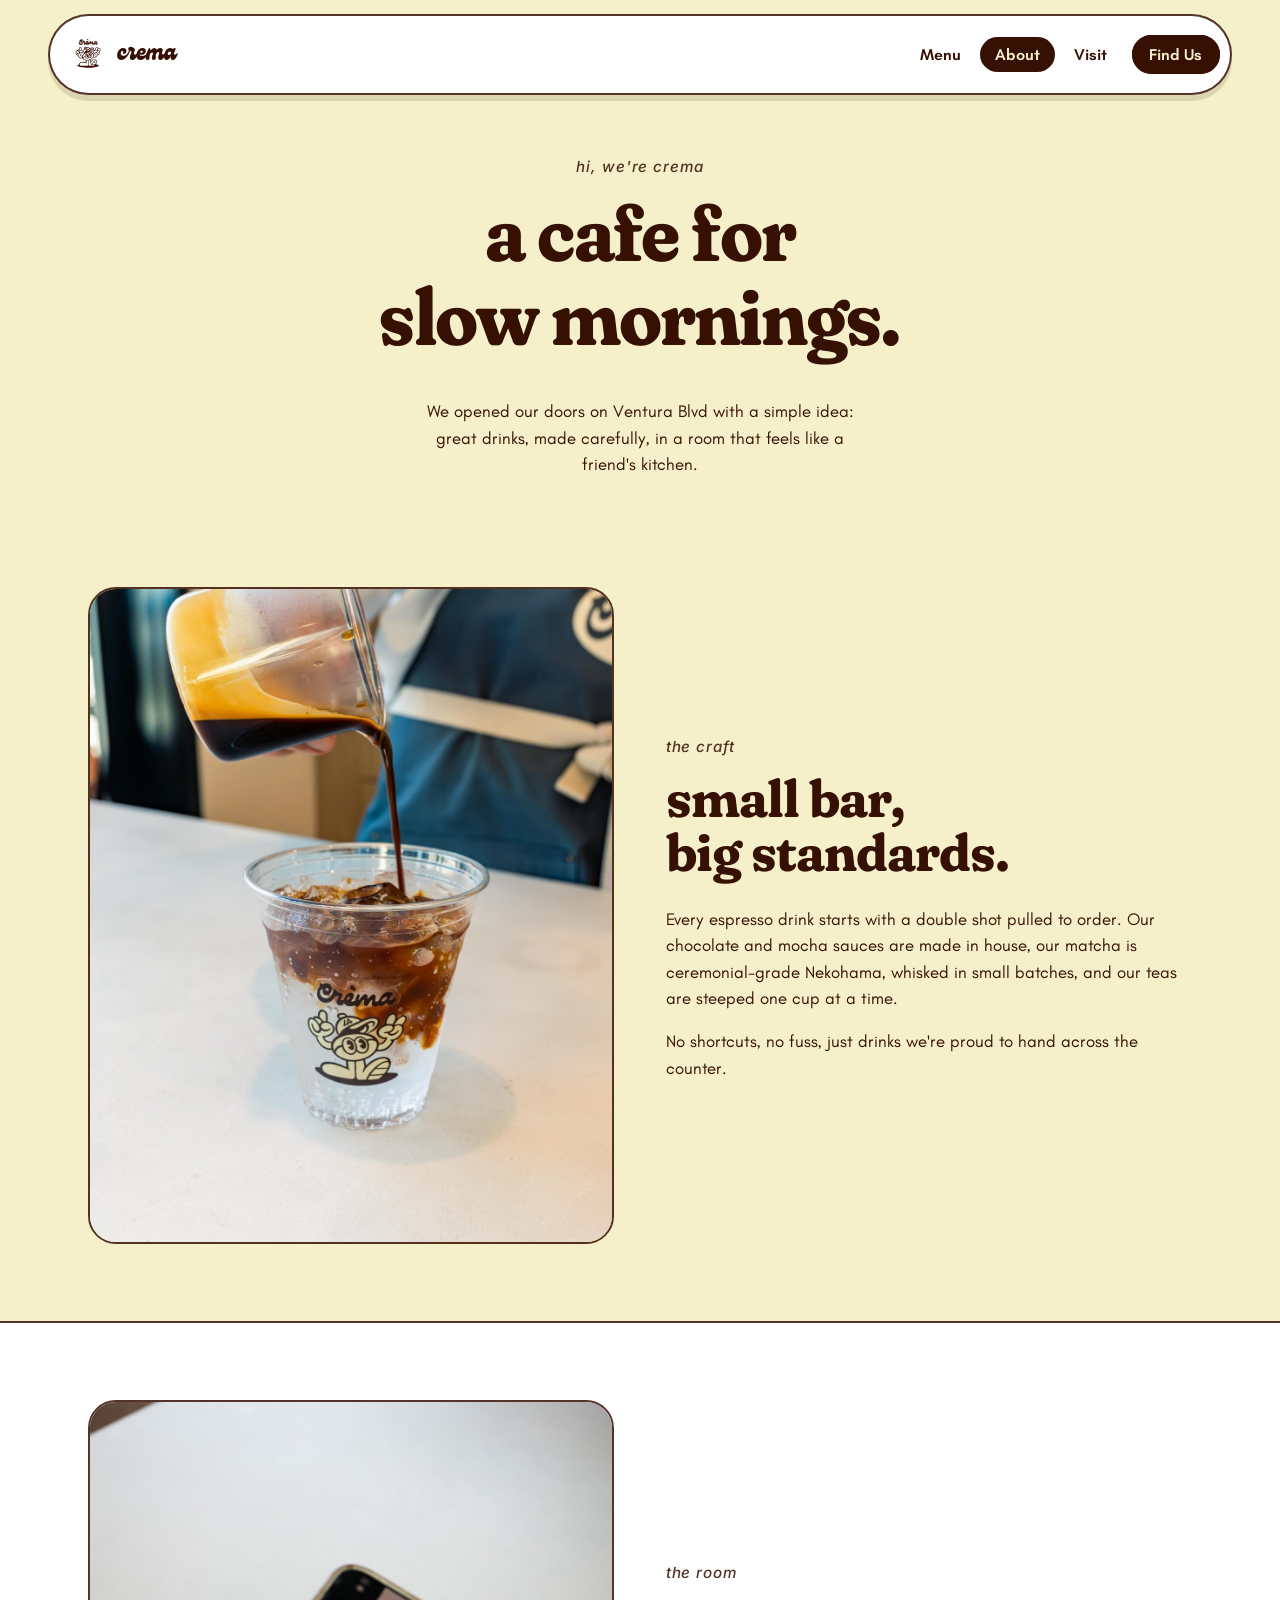
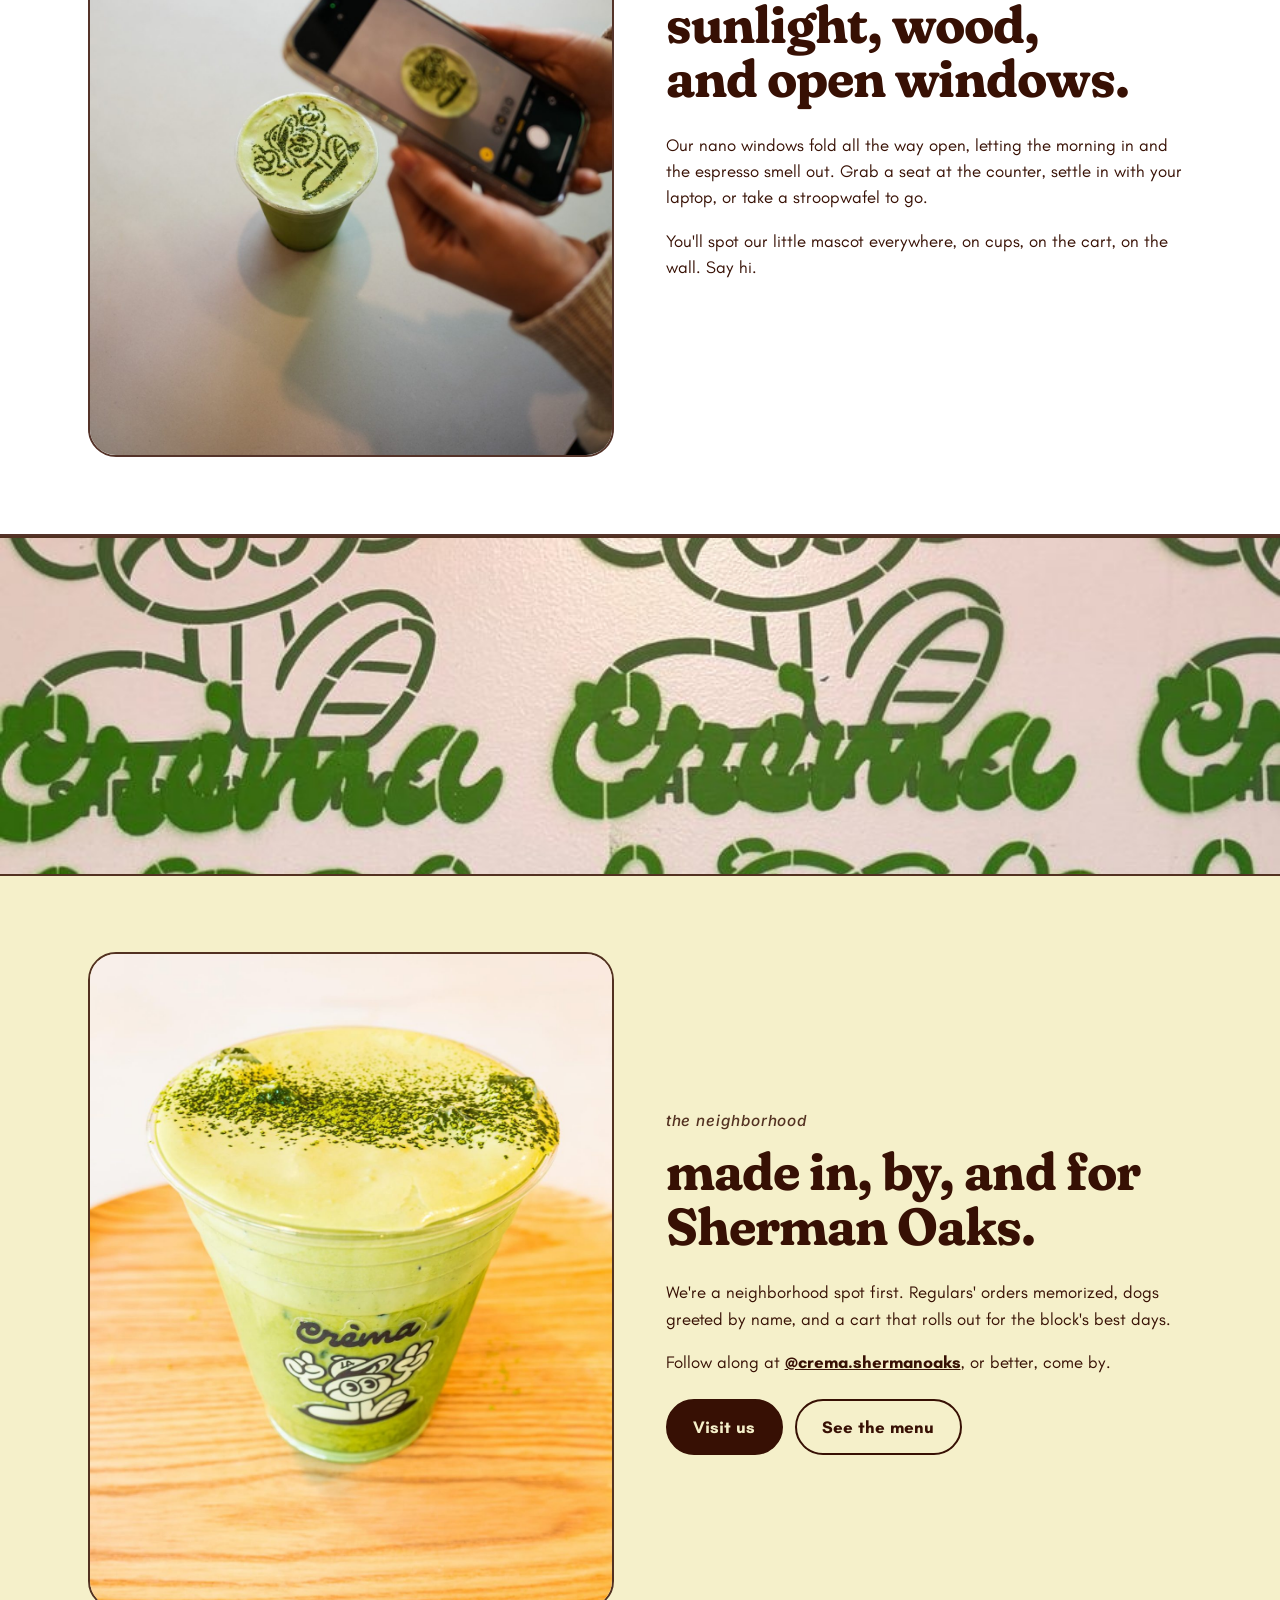
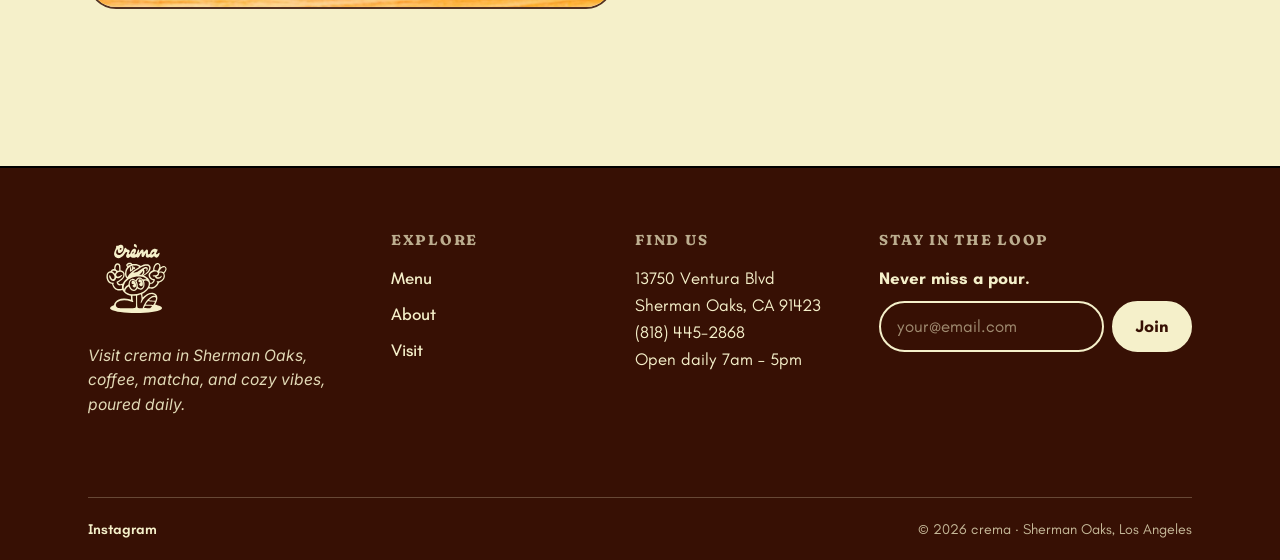
<file: about.html>
<!DOCTYPE html>
<html lang="en">
<head>
  <meta charset="UTF-8" />
  <meta name="viewport" content="width=device-width, initial-scale=1" />
  <title>About · crema Sherman Oaks</title>
  <link rel="icon" type="image/svg+xml" href="assets/logo/letter-mark-mahogany.svg" />
  <script src="js/ab.js" data-page="about.html"></script>
</head>
<body>
  <p>Opening about…</p>
</body>
</html>
</file>
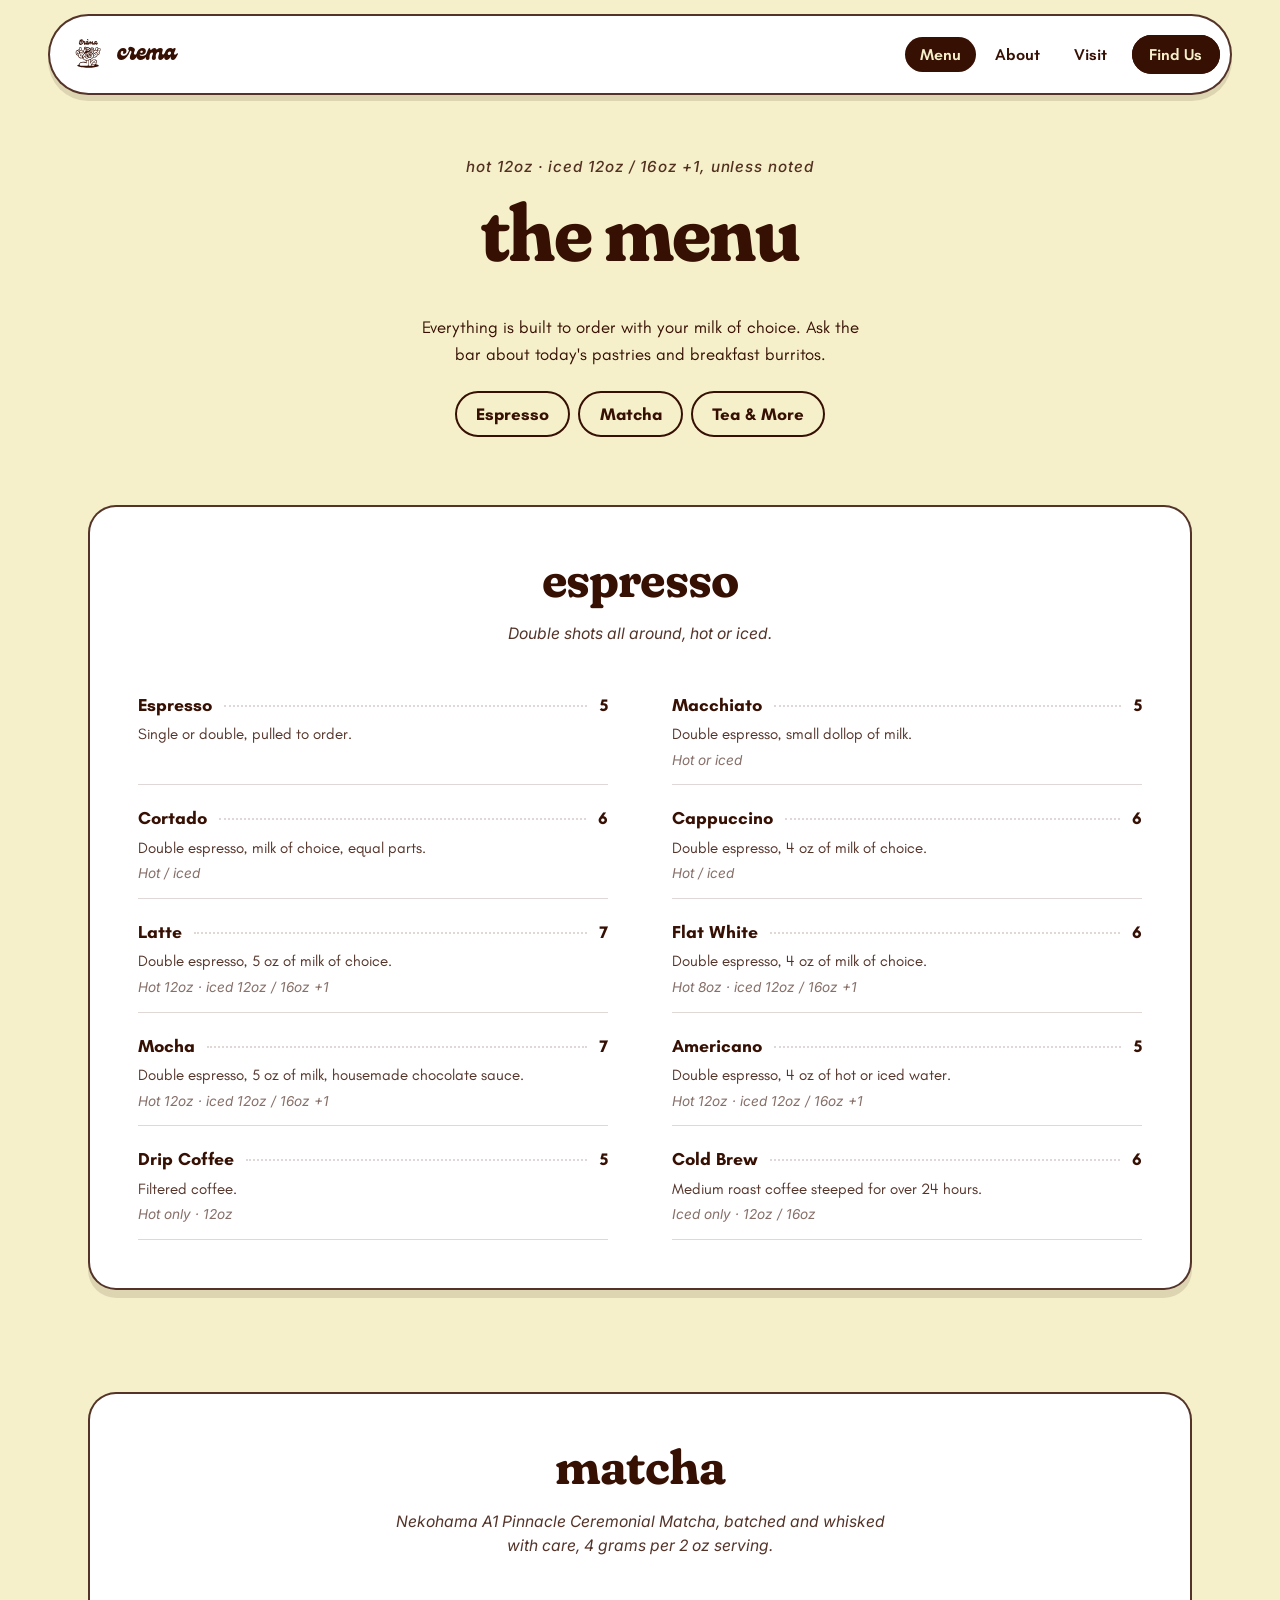
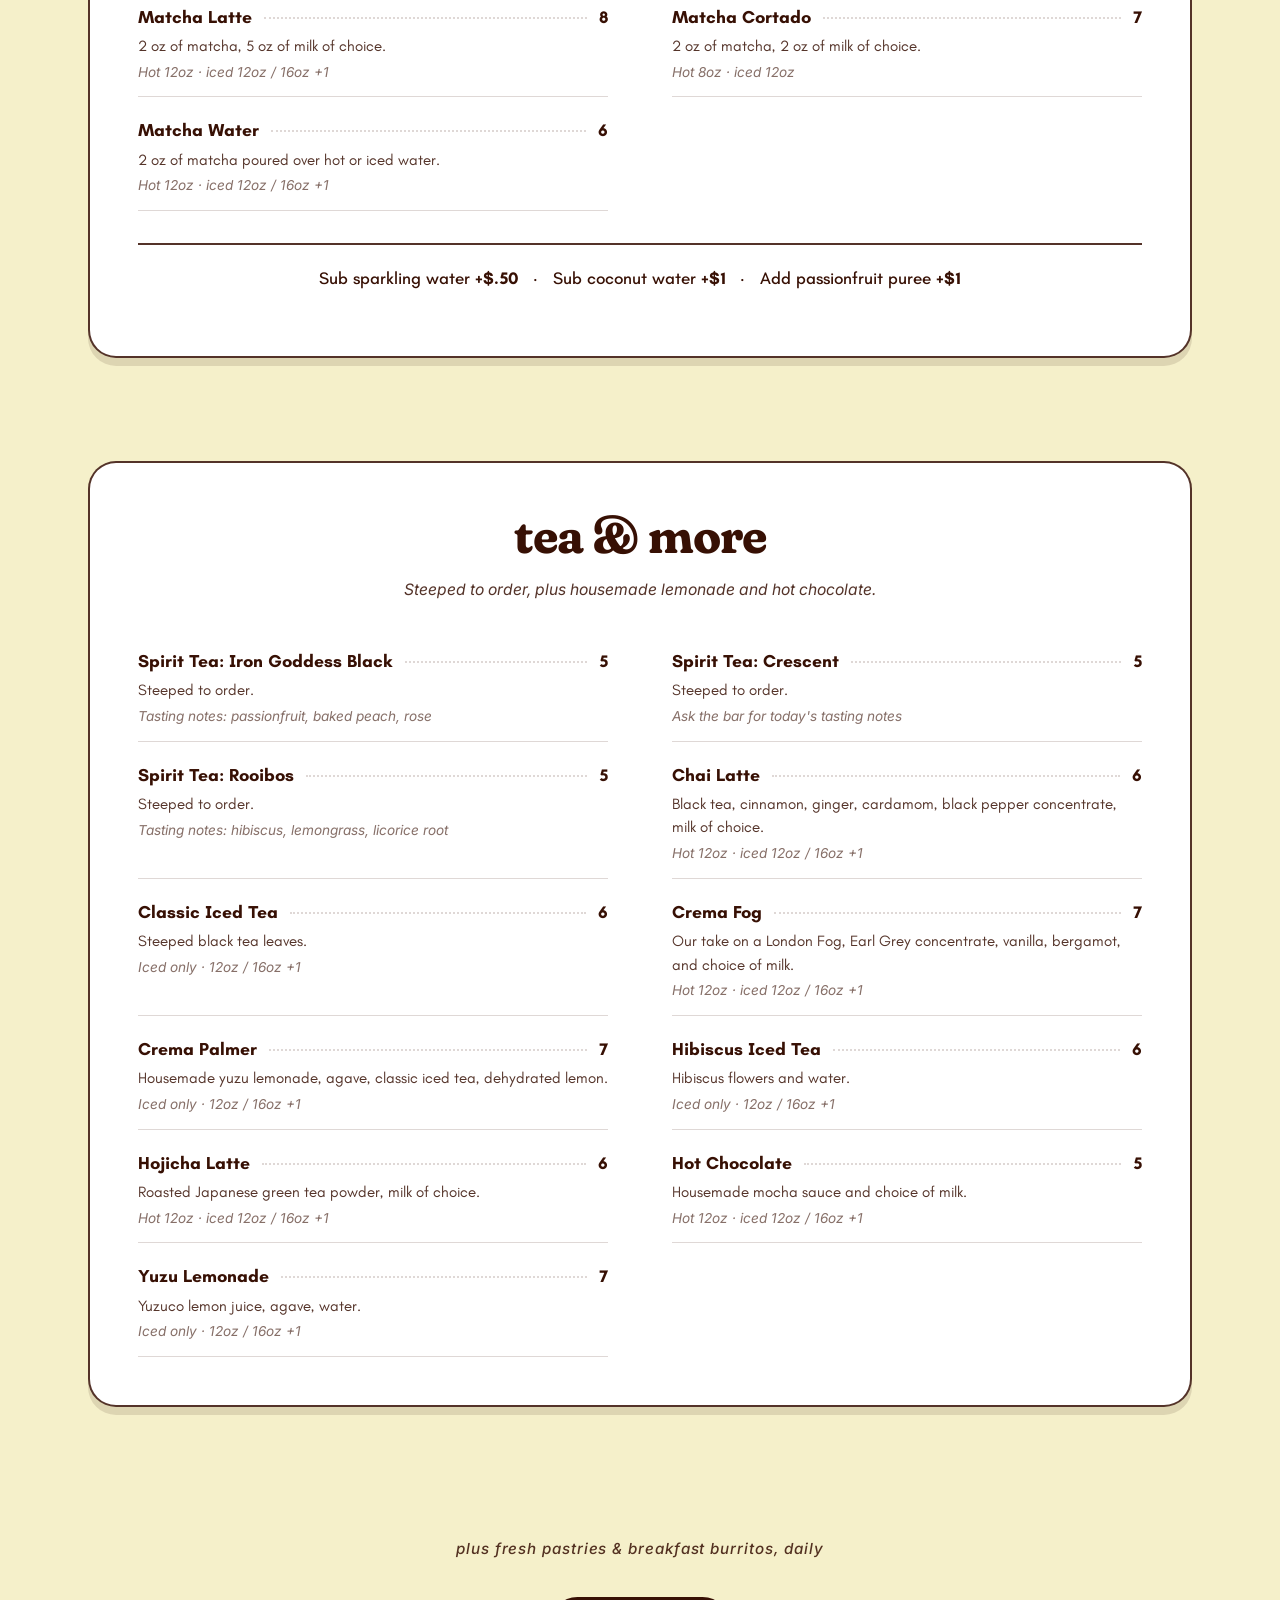
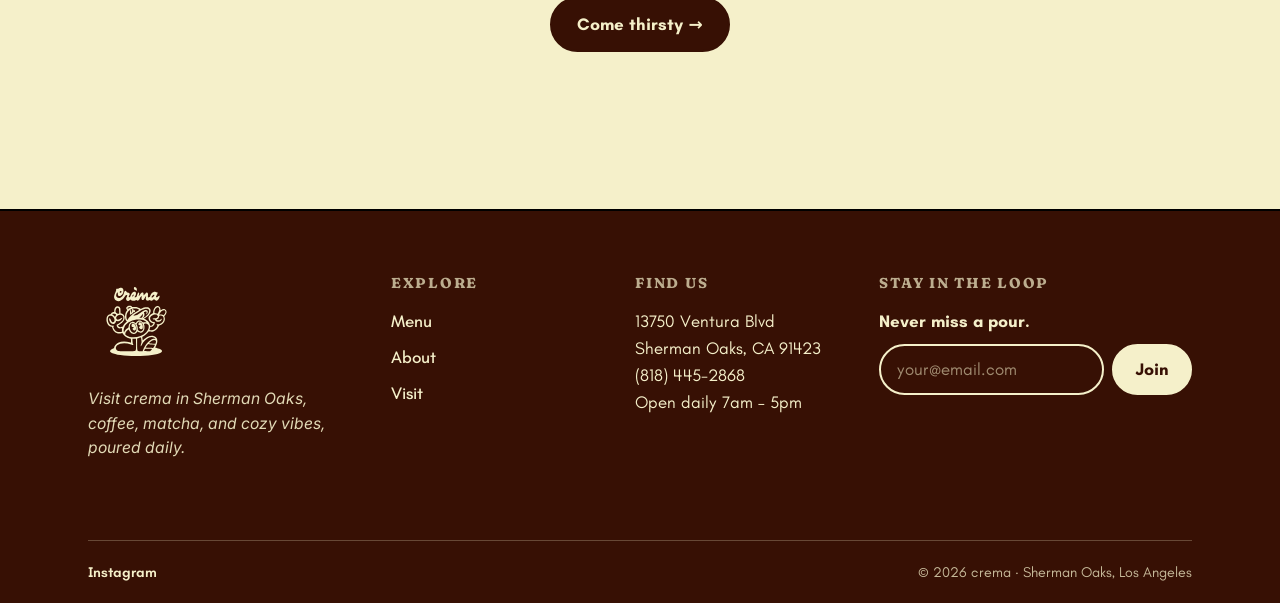
<file: menu.html>
<!DOCTYPE html>
<html lang="en">
<head>
  <meta charset="UTF-8" />
  <meta name="viewport" content="width=device-width, initial-scale=1" />
  <title>Menu · crema Sherman Oaks</title>
  <link rel="icon" type="image/svg+xml" href="assets/logo/letter-mark-mahogany.svg" />
  <script src="js/ab.js" data-page="menu.html"></script>
</head>
<body>
  <p>Opening menu…</p>
</body>
</html>
</file>
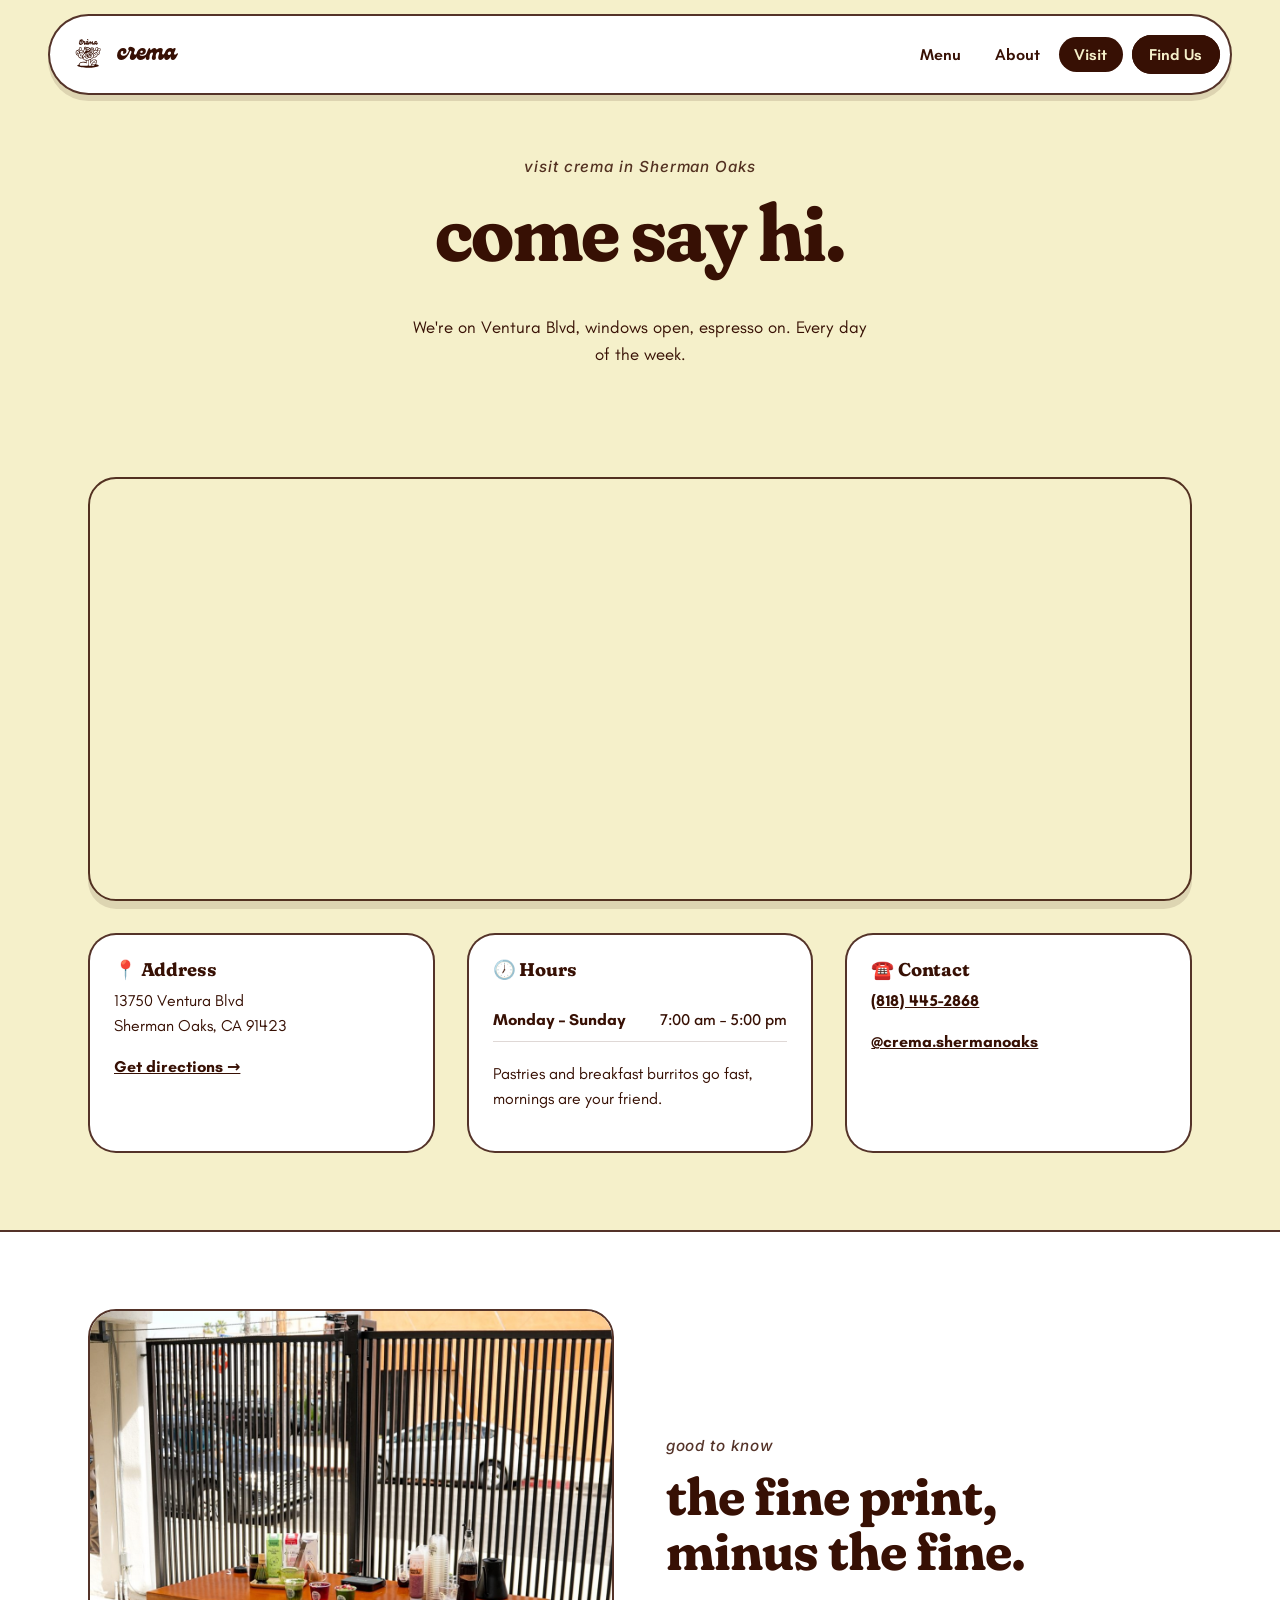
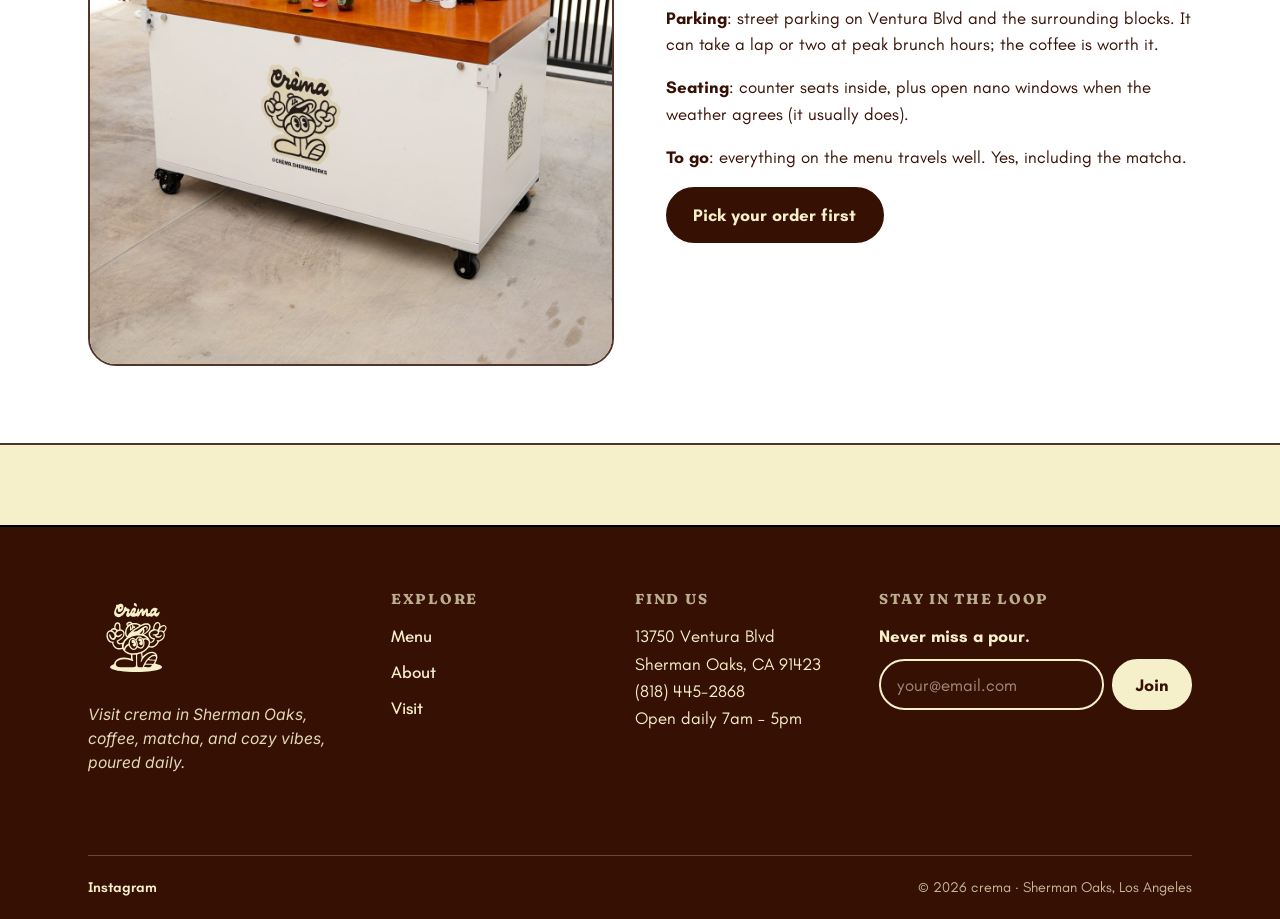
<file: visit.html>
<!DOCTYPE html>
<html lang="en">
<head>
  <meta charset="UTF-8" />
  <meta name="viewport" content="width=device-width, initial-scale=1" />
  <title>Visit · crema Sherman Oaks</title>
  <link rel="icon" type="image/svg+xml" href="assets/logo/letter-mark-mahogany.svg" />
  <script src="js/ab.js" data-page="visit.html"></script>
</head>
<body>
  <p>Opening visit…</p>
</body>
</html>
</file>
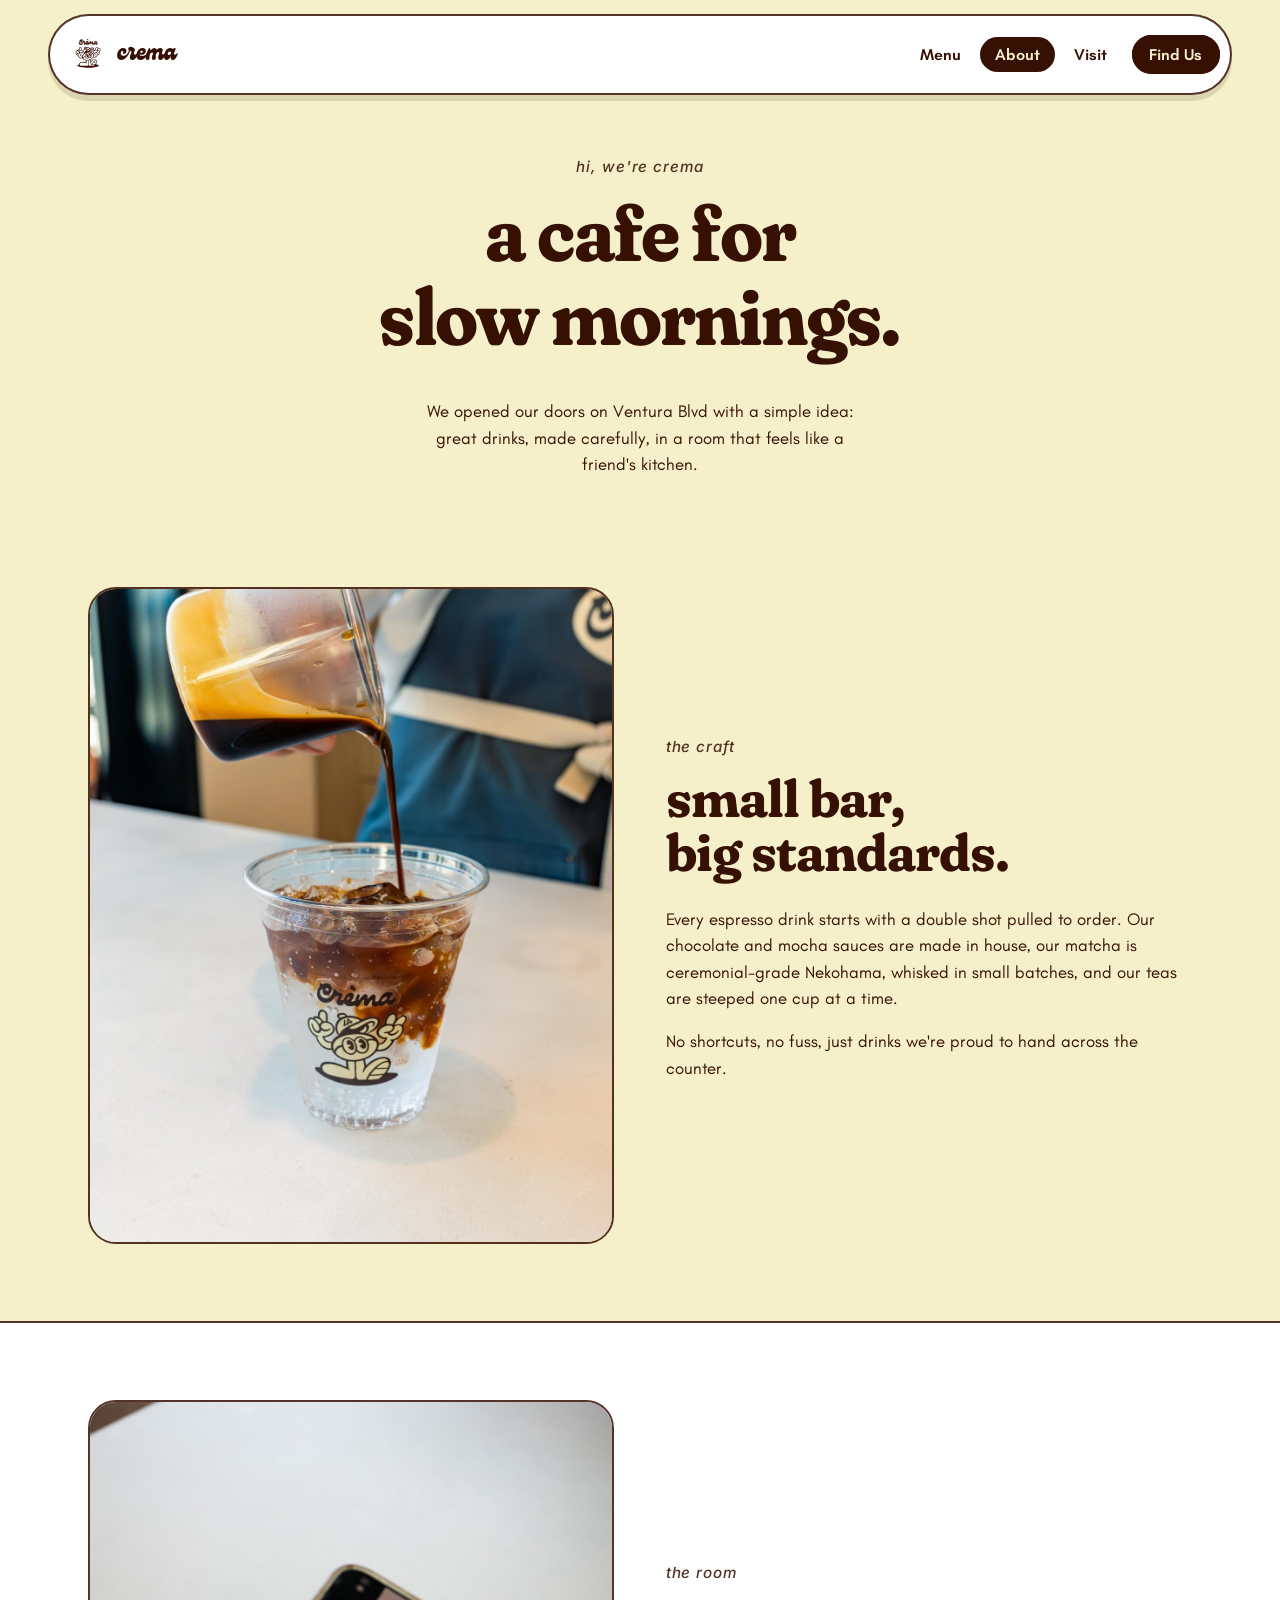
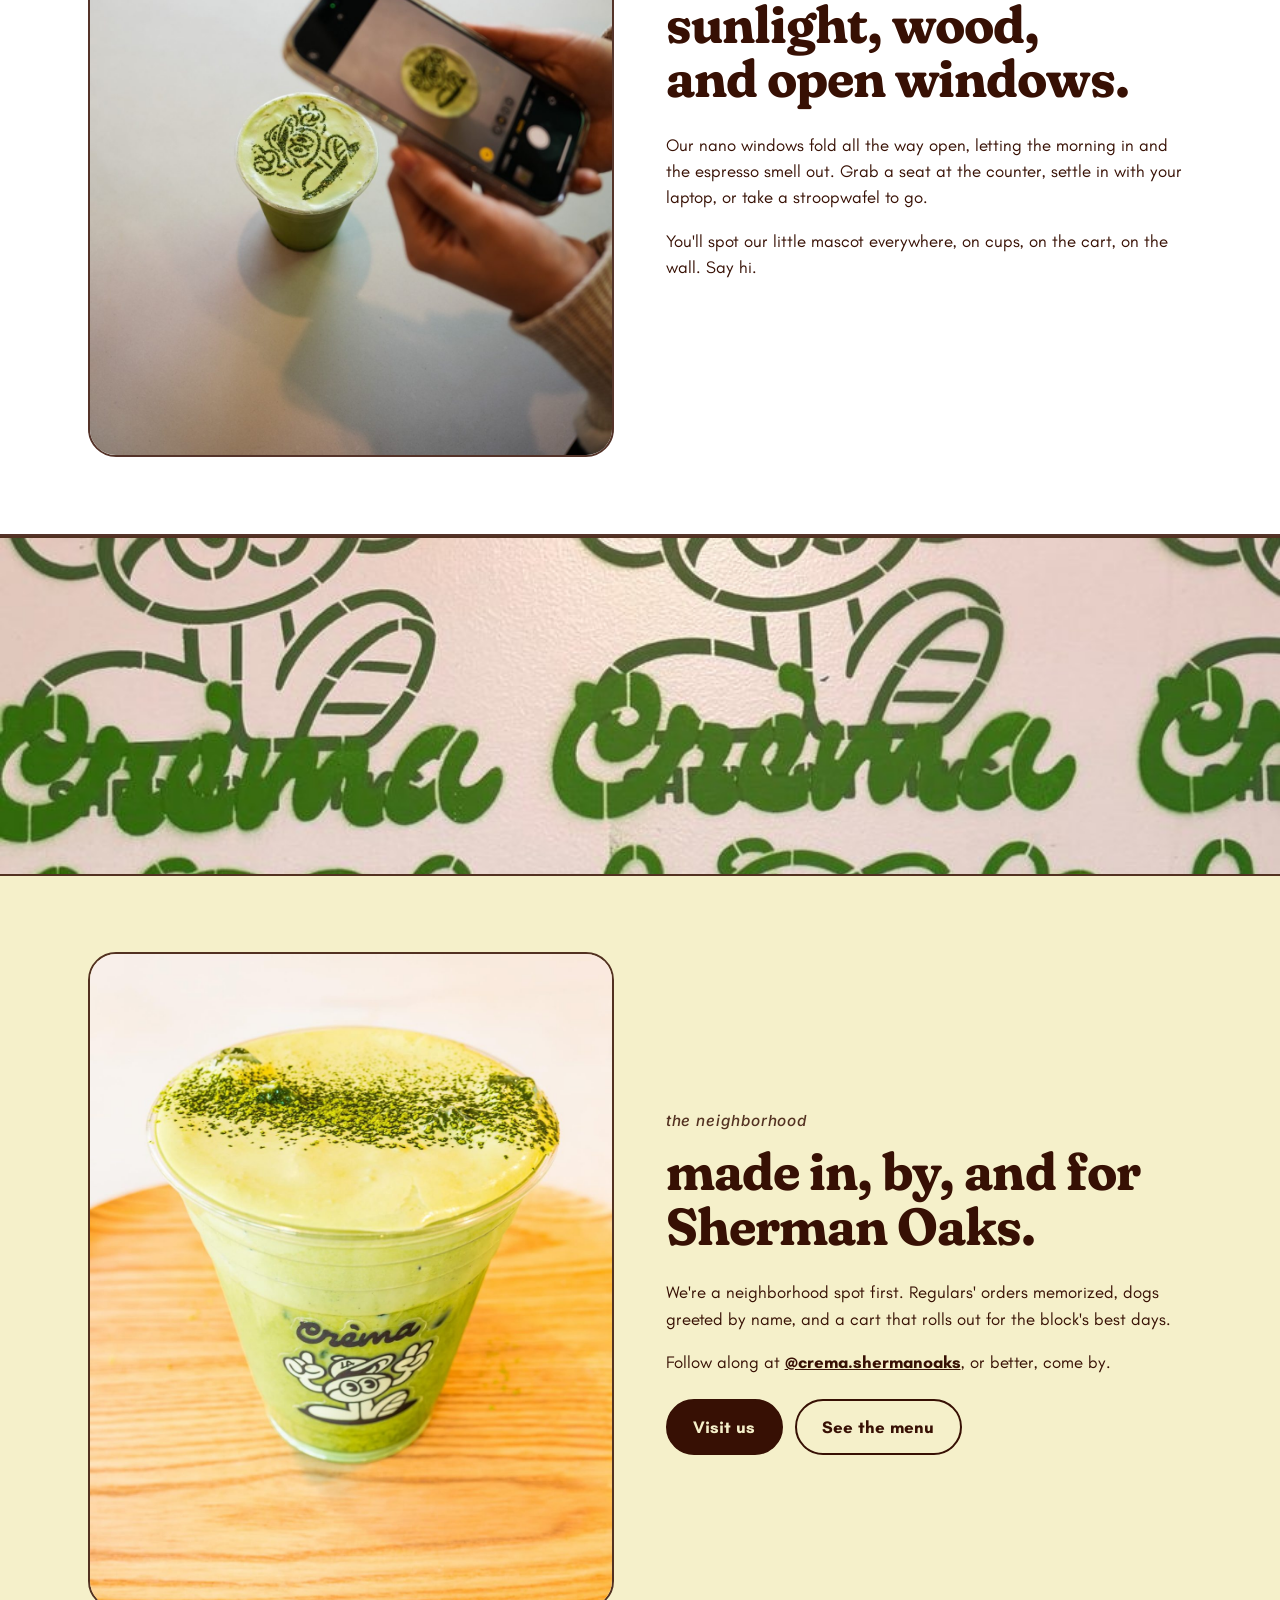
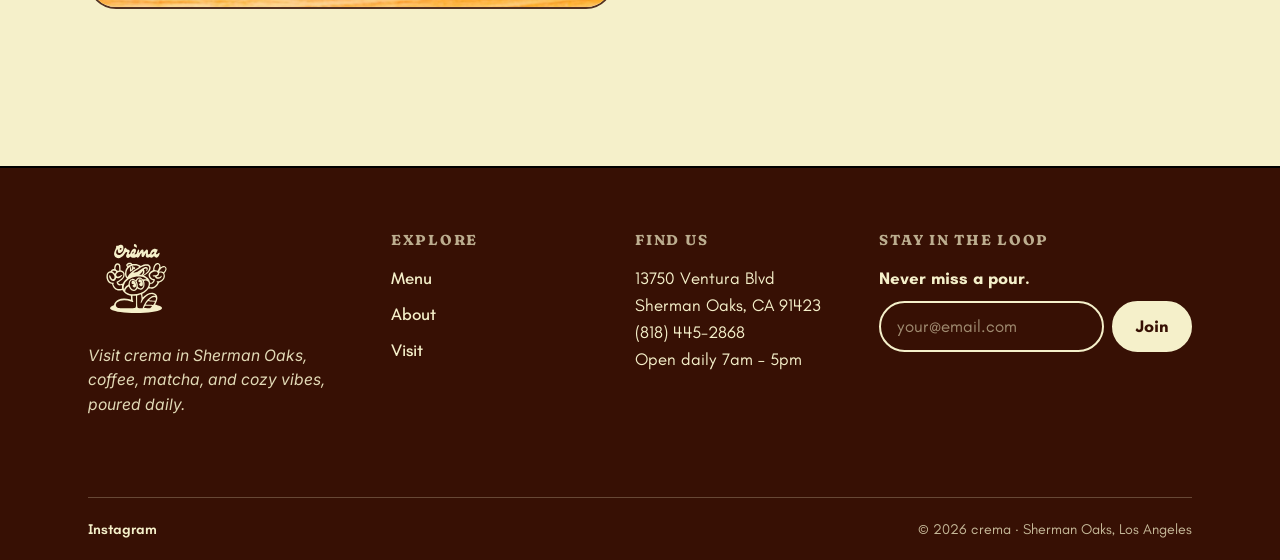
<file: control/about.html>
<!DOCTYPE html>
<html lang="en">
<head>
  <meta charset="UTF-8" />
  <meta name="viewport" content="width=device-width, initial-scale=1" />
  <title>About · crema Sherman Oaks</title>
  <meta name="description" content="crema is a neighborhood cafe in Sherman Oaks, exceptional coffee, ceremonial matcha, and cozy vibes on Ventura Blvd." />
  <link rel="icon" type="image/svg+xml" href="../assets/logo/letter-mark-mahogany.svg" />
  <link rel="stylesheet" href="css/styles.css" />
</head>
<body>

  <header class="site-header">
    <nav class="navbar" aria-label="Main">
      <a class="brand" href="index.html">
        <img src="../assets/logo/combination-mark-mahogany.svg" alt="crema" />
        <span class="brand-name">crema</span>
      </a>
      <button class="nav-toggle" aria-expanded="false" aria-controls="nav-links">Menu</button>
      <ul class="nav-links" id="nav-links">
        <li><a href="menu.html">Menu</a></li>
        <li><a href="about.html">About</a></li>
        <li><a href="visit.html">Visit</a></li>
        <li><a class="nav-cta" href="visit.html">Find Us</a></li>
      </ul>
    </nav>
  </header>

  <main>

    <section class="menu-hero wrap">
      <span class="kicker">hi, we're crema</span>
      <h1>a cafe for<br />slow mornings.</h1>
      <p>We opened our doors on Ventura Blvd with a simple idea: great drinks, made carefully, in a room that feels like a friend's kitchen.</p>
    </section>

    <section class="section">
      <div class="wrap split">
        <div class="photo reveal">
          <img src="../assets/img/craft-espresso-pour.jpg" alt="A barista pouring espresso over ice" />
        </div>
        <div>
          <span class="kicker">the craft</span>
          <h2>small bar,<br />big standards.</h2>
          <p>Every espresso drink starts with a double shot pulled to order. Our chocolate and mocha sauces are made in house, our matcha is ceremonial-grade Nekohama, whisked in small batches, and our teas are steeped one cup at a time.</p>
          <p>No shortcuts, no fuss, just drinks we're proud to hand across the counter.</p>
        </div>
      </div>
    </section>

    <section class="section alt">
      <div class="wrap split">
        <div>
          <span class="kicker">the room</span>
          <h2>sunlight, wood,<br />and open windows.</h2>
          <p>Our nano windows fold all the way open, letting the morning in and the espresso smell out. Grab a seat at the counter, settle in with your laptop, or take a stroopwafel to go.</p>
          <p>You'll spot our little mascot everywhere, on cups, on the cart, on the wall. Say hi.</p>
        </div>
        <div class="photo flip reveal">
          <img src="../assets/img/moment-matcha-photo.jpg" alt="A guest photographing a matcha at the counter" />
        </div>
      </div>
    </section>

    <div class="pattern-band" aria-hidden="true">
      <img src="../assets/img/brand-pattern-poster.jpg" alt="" />
    </div>

    <section class="section">
      <div class="wrap split">
        <div class="photo reveal">
          <img src="../assets/img/drink-matcha-dusted.jpg" alt="An iced matcha dusted with green tea powder" />
        </div>
        <div>
          <span class="kicker">the neighborhood</span>
          <h2>made in, by, and for<br />Sherman Oaks.</h2>
          <p>We're a neighborhood spot first. Regulars' orders memorized, dogs greeted by name, and a cart that rolls out for the block's best days.</p>
          <p>Follow along at <a href="https://www.instagram.com/crema.shermanoaks/" target="_blank" rel="noopener"><strong>@crema.shermanoaks</strong></a>, or better, come by.</p>
          <div class="btn-row">
            <a class="btn btn-solid" href="visit.html">Visit us</a>
            <a class="btn btn-ghost" href="menu.html">See the menu</a>
          </div>
        </div>
      </div>
    </section>

  </main>

  <footer class="site-footer">
    <div class="wrap">
      <div class="footer-main">
        <div class="footer-brand">
          <img src="../assets/logo/combination-mark-cream.svg" alt="crema" />
          <p>Visit crema in Sherman Oaks, coffee, matcha, and cozy vibes, poured daily.</p>
        </div>
        <div class="footer-col">
          <h4>Explore</h4>
          <ul>
            <li><a href="menu.html">Menu</a></li>
            <li><a href="about.html">About</a></li>
            <li><a href="visit.html">Visit</a></li>
          </ul>
        </div>
        <div class="footer-col">
          <h4>Find Us</h4>
          <address>
            13750 Ventura Blvd<br />
            Sherman Oaks, CA 91423<br />
            (818) 445-2868<br />
            Open daily 7am – 5pm
          </address>
        </div>
        <div class="footer-col">
          <h4>Stay in the loop</h4>
          <div class="newsletter">
            <label for="newsletter-email">Never miss a pour.</label>
            <form>
              <input id="newsletter-email" type="email" placeholder="your@email.com" required />
              <button type="submit">Join</button>
            </form>
          </div>
        </div>
      </div>
      <div class="footer-legal">
        <div class="social">
          <a href="https://www.instagram.com/crema.shermanoaks/" target="_blank" rel="noopener">Instagram</a>
        </div>
        <span class="copyright">© 2026 crema · Sherman Oaks, Los Angeles</span>
      </div>
    </div>
  </footer>

  <script src="js/main.js"></script>
</body>
</html>
</file>
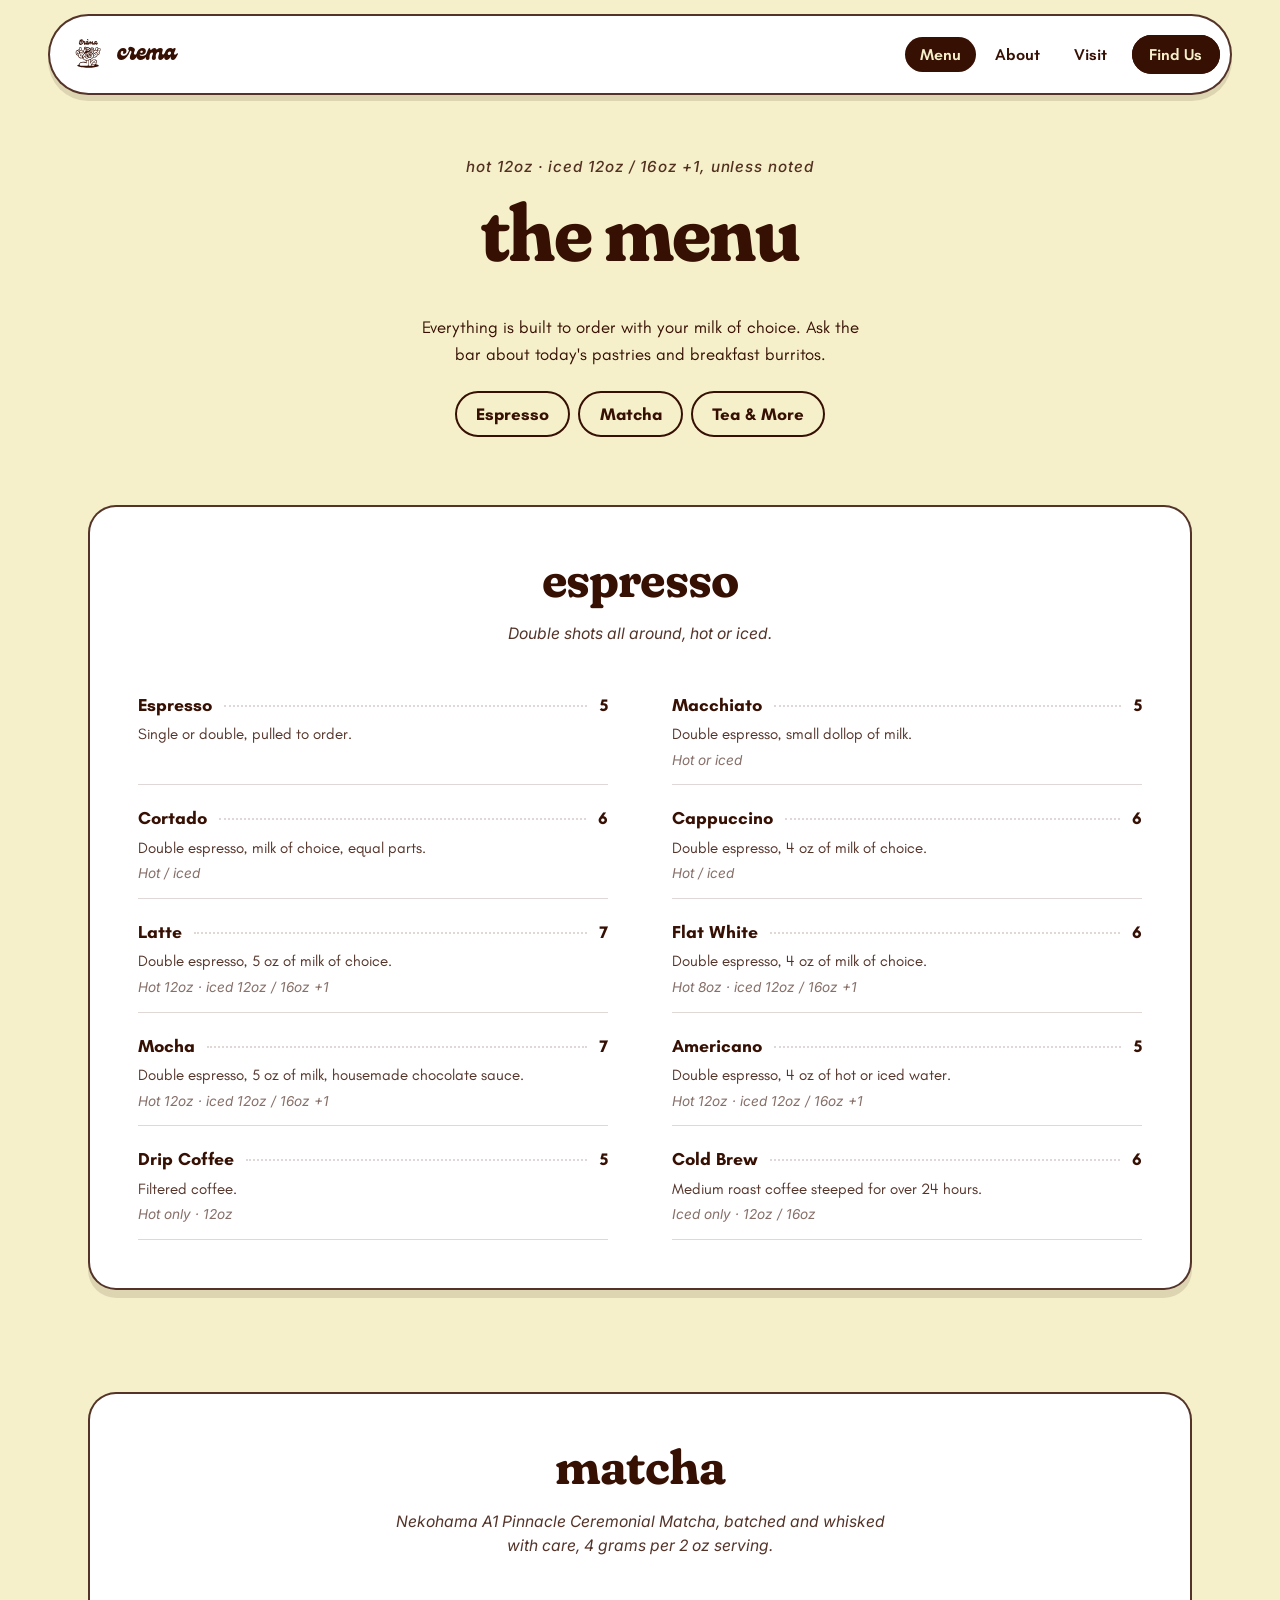
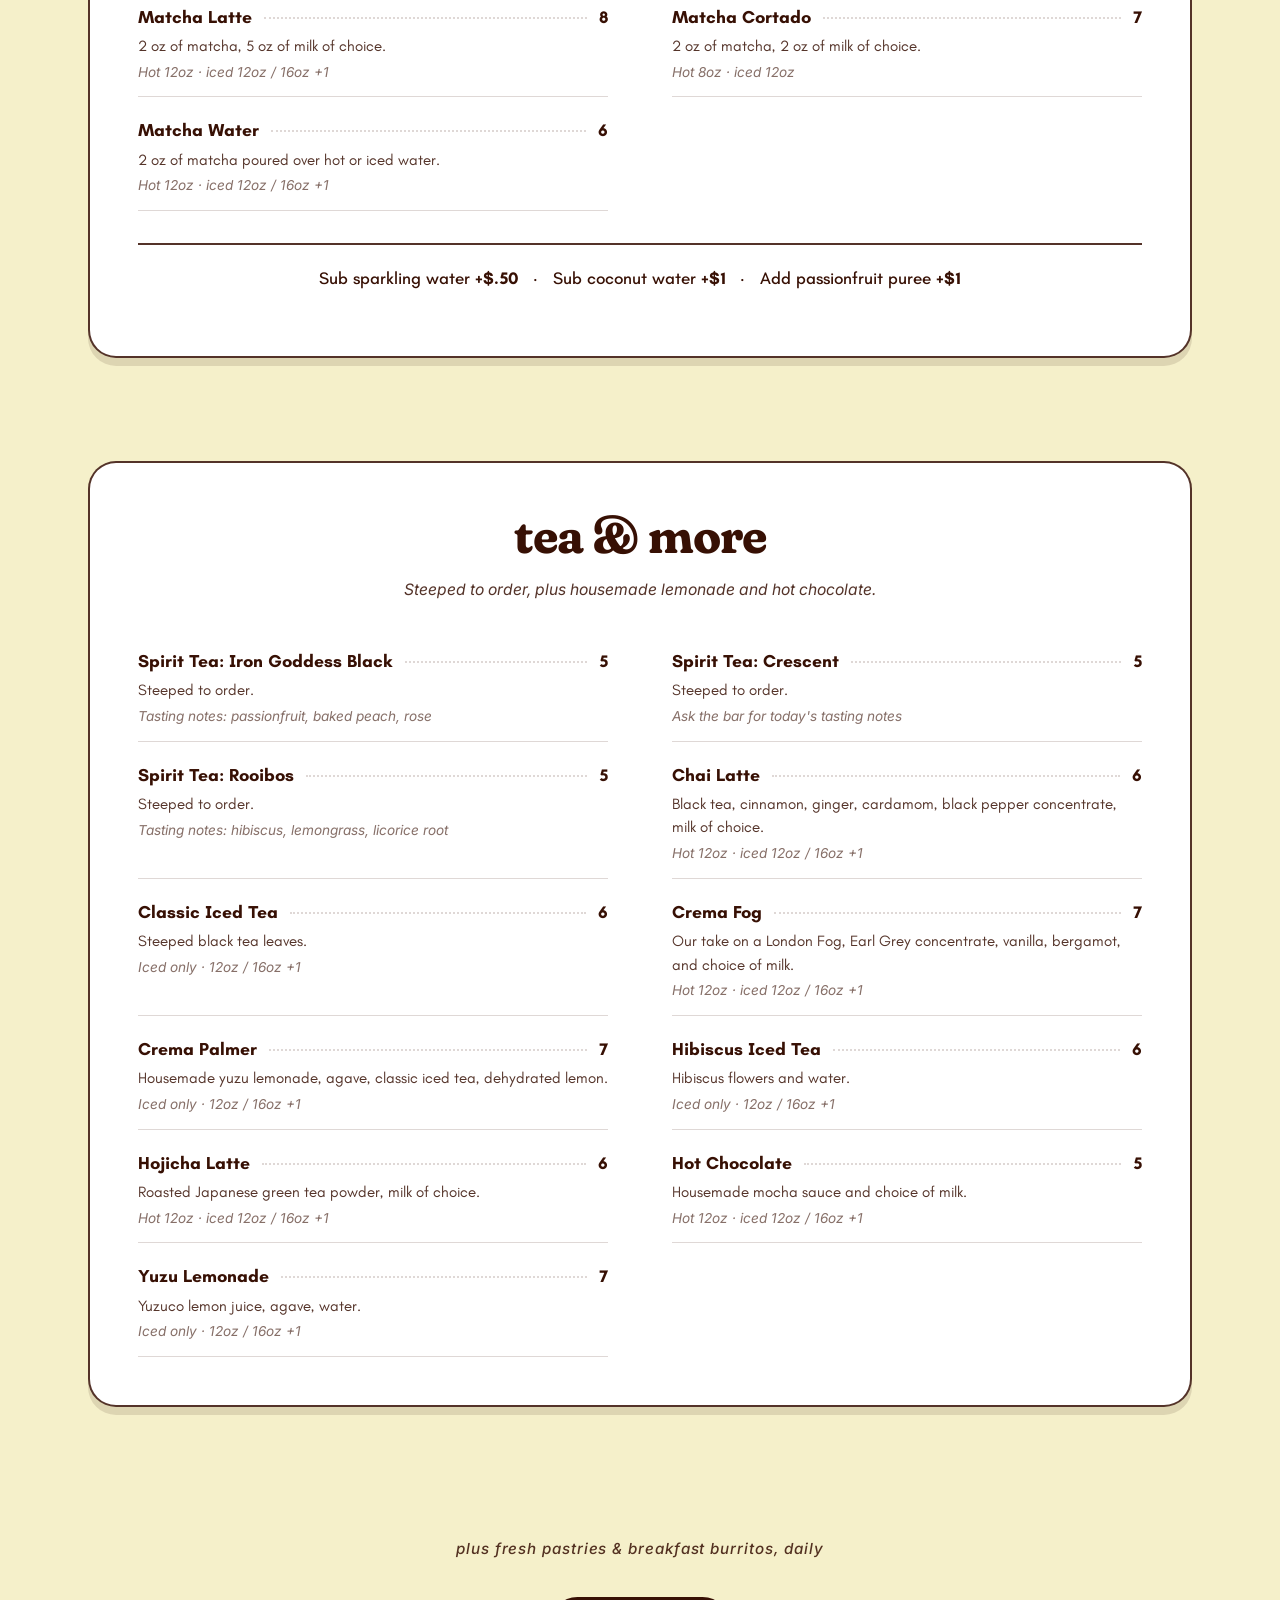
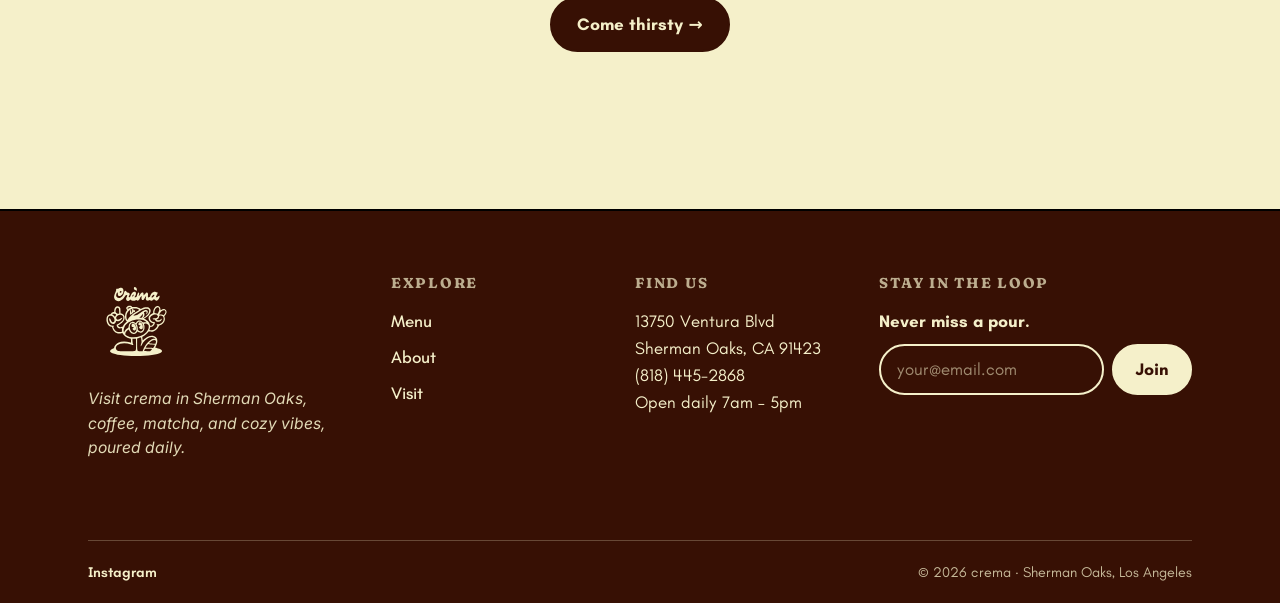
<file: control/menu.html>
<!DOCTYPE html>
<html lang="en">
<head>
  <meta charset="UTF-8" />
  <meta name="viewport" content="width=device-width, initial-scale=1" />
  <title>Menu · crema Sherman Oaks</title>
  <meta name="description" content="Espresso, ceremonial matcha, and tea at crema in Sherman Oaks. Hot or iced, always poured with care." />
  <link rel="icon" type="image/svg+xml" href="../assets/logo/letter-mark-mahogany.svg" />
  <link rel="stylesheet" href="css/styles.css" />
</head>
<body>

  <header class="site-header">
    <nav class="navbar" aria-label="Main">
      <a class="brand" href="index.html">
        <img src="../assets/logo/combination-mark-mahogany.svg" alt="crema" />
        <span class="brand-name">crema</span>
      </a>
      <button class="nav-toggle" aria-expanded="false" aria-controls="nav-links">Menu</button>
      <ul class="nav-links" id="nav-links">
        <li><a href="menu.html">Menu</a></li>
        <li><a href="about.html">About</a></li>
        <li><a href="visit.html">Visit</a></li>
        <li><a class="nav-cta" href="visit.html">Find Us</a></li>
      </ul>
    </nav>
  </header>

  <main>

    <section class="menu-hero wrap">
      <span class="kicker">hot 12oz · iced 12oz / 16oz +1, unless noted</span>
      <h1>the menu</h1>
      <p>Everything is built to order with your milk of choice. Ask the bar about today's pastries and breakfast burritos.</p>
      <nav class="menu-nav" aria-label="Menu sections">
        <a href="#espresso">Espresso</a>
        <a href="#matcha">Matcha</a>
        <a href="#tea">Tea &amp; More</a>
      </nav>
    </section>

    <!-- Espresso -->
    <section class="menu-section wrap" id="espresso">
      <div class="menu-panel reveal">
        <h2>espresso</h2>
        <p class="menu-note">Double shots all around, hot or iced.</p>
        <ul class="menu-list">
          <li>
            <div class="menu-item-row"><span class="name">Espresso</span><span class="dots"></span><span class="price">5</span></div>
            <p class="menu-desc">Single or double, pulled to order.</p>
          </li>
          <li>
            <div class="menu-item-row"><span class="name">Macchiato</span><span class="dots"></span><span class="price">5</span></div>
            <p class="menu-desc">Double espresso, small dollop of milk.<span class="menu-fine">Hot or iced</span></p>
          </li>
          <li>
            <div class="menu-item-row"><span class="name">Cortado</span><span class="dots"></span><span class="price">6</span></div>
            <p class="menu-desc">Double espresso, milk of choice, equal parts.<span class="menu-fine">Hot / iced</span></p>
          </li>
          <li>
            <div class="menu-item-row"><span class="name">Cappuccino</span><span class="dots"></span><span class="price">6</span></div>
            <p class="menu-desc">Double espresso, 4 oz of milk of choice.<span class="menu-fine">Hot / iced</span></p>
          </li>
          <li>
            <div class="menu-item-row"><span class="name">Latte</span><span class="dots"></span><span class="price">7</span></div>
            <p class="menu-desc">Double espresso, 5 oz of milk of choice.<span class="menu-fine">Hot 12oz · iced 12oz / 16oz +1</span></p>
          </li>
          <li>
            <div class="menu-item-row"><span class="name">Flat White</span><span class="dots"></span><span class="price">6</span></div>
            <p class="menu-desc">Double espresso, 4 oz of milk of choice.<span class="menu-fine">Hot 8oz · iced 12oz / 16oz +1</span></p>
          </li>
          <li>
            <div class="menu-item-row"><span class="name">Mocha</span><span class="dots"></span><span class="price">7</span></div>
            <p class="menu-desc">Double espresso, 5 oz of milk, housemade chocolate sauce.<span class="menu-fine">Hot 12oz · iced 12oz / 16oz +1</span></p>
          </li>
          <li>
            <div class="menu-item-row"><span class="name">Americano</span><span class="dots"></span><span class="price">5</span></div>
            <p class="menu-desc">Double espresso, 4 oz of hot or iced water.<span class="menu-fine">Hot 12oz · iced 12oz / 16oz +1</span></p>
          </li>
          <li>
            <div class="menu-item-row"><span class="name">Drip Coffee</span><span class="dots"></span><span class="price">5</span></div>
            <p class="menu-desc">Filtered coffee.<span class="menu-fine">Hot only · 12oz</span></p>
          </li>
          <li>
            <div class="menu-item-row"><span class="name">Cold Brew</span><span class="dots"></span><span class="price">6</span></div>
            <p class="menu-desc">Medium roast coffee steeped for over 24 hours.<span class="menu-fine">Iced only · 12oz / 16oz</span></p>
          </li>
        </ul>
      </div>
    </section>

    <!-- Matcha -->
    <section class="menu-section wrap" id="matcha">
      <div class="menu-panel reveal">
        <h2>matcha</h2>
        <p class="menu-note">Nekohama A1 Pinnacle Ceremonial Matcha, batched and whisked with care, 4 grams per 2 oz serving.</p>
        <ul class="menu-list">
          <li>
            <div class="menu-item-row"><span class="name">Matcha Latte</span><span class="dots"></span><span class="price">8</span></div>
            <p class="menu-desc">2 oz of matcha, 5 oz of milk of choice.<span class="menu-fine">Hot 12oz · iced 12oz / 16oz +1</span></p>
          </li>
          <li>
            <div class="menu-item-row"><span class="name">Matcha Cortado</span><span class="dots"></span><span class="price">7</span></div>
            <p class="menu-desc">2 oz of matcha, 2 oz of milk of choice.<span class="menu-fine">Hot 8oz · iced 12oz</span></p>
          </li>
          <li>
            <div class="menu-item-row"><span class="name">Matcha Water</span><span class="dots"></span><span class="price">6</span></div>
            <p class="menu-desc">2 oz of matcha poured over hot or iced water.<span class="menu-fine">Hot 12oz · iced 12oz / 16oz +1</span></p>
          </li>
        </ul>
        <p class="addons">
          <span>Sub sparkling water <strong>+$.50</strong></span> ·
          <span>Sub coconut water <strong>+$1</strong></span> ·
          <span>Add passionfruit puree <strong>+$1</strong></span>
        </p>
      </div>
    </section>

    <!-- Tea -->
    <section class="menu-section wrap" id="tea">
      <div class="menu-panel reveal">
        <h2>tea &amp; more</h2>
        <p class="menu-note">Steeped to order, plus housemade lemonade and hot chocolate.</p>
        <ul class="menu-list">
          <li>
            <div class="menu-item-row"><span class="name">Spirit Tea: Iron Goddess Black</span><span class="dots"></span><span class="price">5</span></div>
            <p class="menu-desc">Steeped to order.<span class="menu-fine">Tasting notes: passionfruit, baked peach, rose</span></p>
          </li>
          <li>
            <div class="menu-item-row"><span class="name">Spirit Tea: Crescent</span><span class="dots"></span><span class="price">5</span></div>
            <p class="menu-desc">Steeped to order.<span class="menu-fine">Ask the bar for today's tasting notes</span></p>
          </li>
          <li>
            <div class="menu-item-row"><span class="name">Spirit Tea: Rooibos</span><span class="dots"></span><span class="price">5</span></div>
            <p class="menu-desc">Steeped to order.<span class="menu-fine">Tasting notes: hibiscus, lemongrass, licorice root</span></p>
          </li>
          <li>
            <div class="menu-item-row"><span class="name">Chai Latte</span><span class="dots"></span><span class="price">6</span></div>
            <p class="menu-desc">Black tea, cinnamon, ginger, cardamom, black pepper concentrate, milk of choice.<span class="menu-fine">Hot 12oz · iced 12oz / 16oz +1</span></p>
          </li>
          <li>
            <div class="menu-item-row"><span class="name">Classic Iced Tea</span><span class="dots"></span><span class="price">6</span></div>
            <p class="menu-desc">Steeped black tea leaves.<span class="menu-fine">Iced only · 12oz / 16oz +1</span></p>
          </li>
          <li>
            <div class="menu-item-row"><span class="name">Crema Fog</span><span class="dots"></span><span class="price">7</span></div>
            <p class="menu-desc">Our take on a London Fog, Earl Grey concentrate, vanilla, bergamot, and choice of milk.<span class="menu-fine">Hot 12oz · iced 12oz / 16oz +1</span></p>
          </li>
          <li>
            <div class="menu-item-row"><span class="name">Crema Palmer</span><span class="dots"></span><span class="price">7</span></div>
            <p class="menu-desc">Housemade yuzu lemonade, agave, classic iced tea, dehydrated lemon.<span class="menu-fine">Iced only · 12oz / 16oz +1</span></p>
          </li>
          <li>
            <div class="menu-item-row"><span class="name">Hibiscus Iced Tea</span><span class="dots"></span><span class="price">6</span></div>
            <p class="menu-desc">Hibiscus flowers and water.<span class="menu-fine">Iced only · 12oz / 16oz +1</span></p>
          </li>
          <li>
            <div class="menu-item-row"><span class="name">Hojicha Latte</span><span class="dots"></span><span class="price">6</span></div>
            <p class="menu-desc">Roasted Japanese green tea powder, milk of choice.<span class="menu-fine">Hot 12oz · iced 12oz / 16oz +1</span></p>
          </li>
          <li>
            <div class="menu-item-row"><span class="name">Hot Chocolate</span><span class="dots"></span><span class="price">5</span></div>
            <p class="menu-desc">Housemade mocha sauce and choice of milk.<span class="menu-fine">Hot 12oz · iced 12oz / 16oz +1</span></p>
          </li>
          <li>
            <div class="menu-item-row"><span class="name">Yuzu Lemonade</span><span class="dots"></span><span class="price">7</span></div>
            <p class="menu-desc">Yuzuco lemon juice, agave, water.<span class="menu-fine">Iced only · 12oz / 16oz +1</span></p>
          </li>
        </ul>
      </div>
    </section>

    <section class="section wrap" style="text-align:center">
      <span class="kicker">plus fresh pastries &amp; breakfast burritos, daily</span>
      <div class="btn-row" style="justify-content:center">
        <a class="btn btn-solid" href="visit.html">Come thirsty →</a>
      </div>
    </section>

  </main>

  <footer class="site-footer">
    <div class="wrap">
      <div class="footer-main">
        <div class="footer-brand">
          <img src="../assets/logo/combination-mark-cream.svg" alt="crema" />
          <p>Visit crema in Sherman Oaks, coffee, matcha, and cozy vibes, poured daily.</p>
        </div>
        <div class="footer-col">
          <h4>Explore</h4>
          <ul>
            <li><a href="menu.html">Menu</a></li>
            <li><a href="about.html">About</a></li>
            <li><a href="visit.html">Visit</a></li>
          </ul>
        </div>
        <div class="footer-col">
          <h4>Find Us</h4>
          <address>
            13750 Ventura Blvd<br />
            Sherman Oaks, CA 91423<br />
            (818) 445-2868<br />
            Open daily 7am – 5pm
          </address>
        </div>
        <div class="footer-col">
          <h4>Stay in the loop</h4>
          <div class="newsletter">
            <label for="newsletter-email">Never miss a pour.</label>
            <form>
              <input id="newsletter-email" type="email" placeholder="your@email.com" required />
              <button type="submit">Join</button>
            </form>
          </div>
        </div>
      </div>
      <div class="footer-legal">
        <div class="social">
          <a href="https://www.instagram.com/crema.shermanoaks/" target="_blank" rel="noopener">Instagram</a>
        </div>
        <span class="copyright">© 2026 crema · Sherman Oaks, Los Angeles</span>
      </div>
    </div>
  </footer>

  <script src="js/main.js"></script>
</body>
</html>
</file>
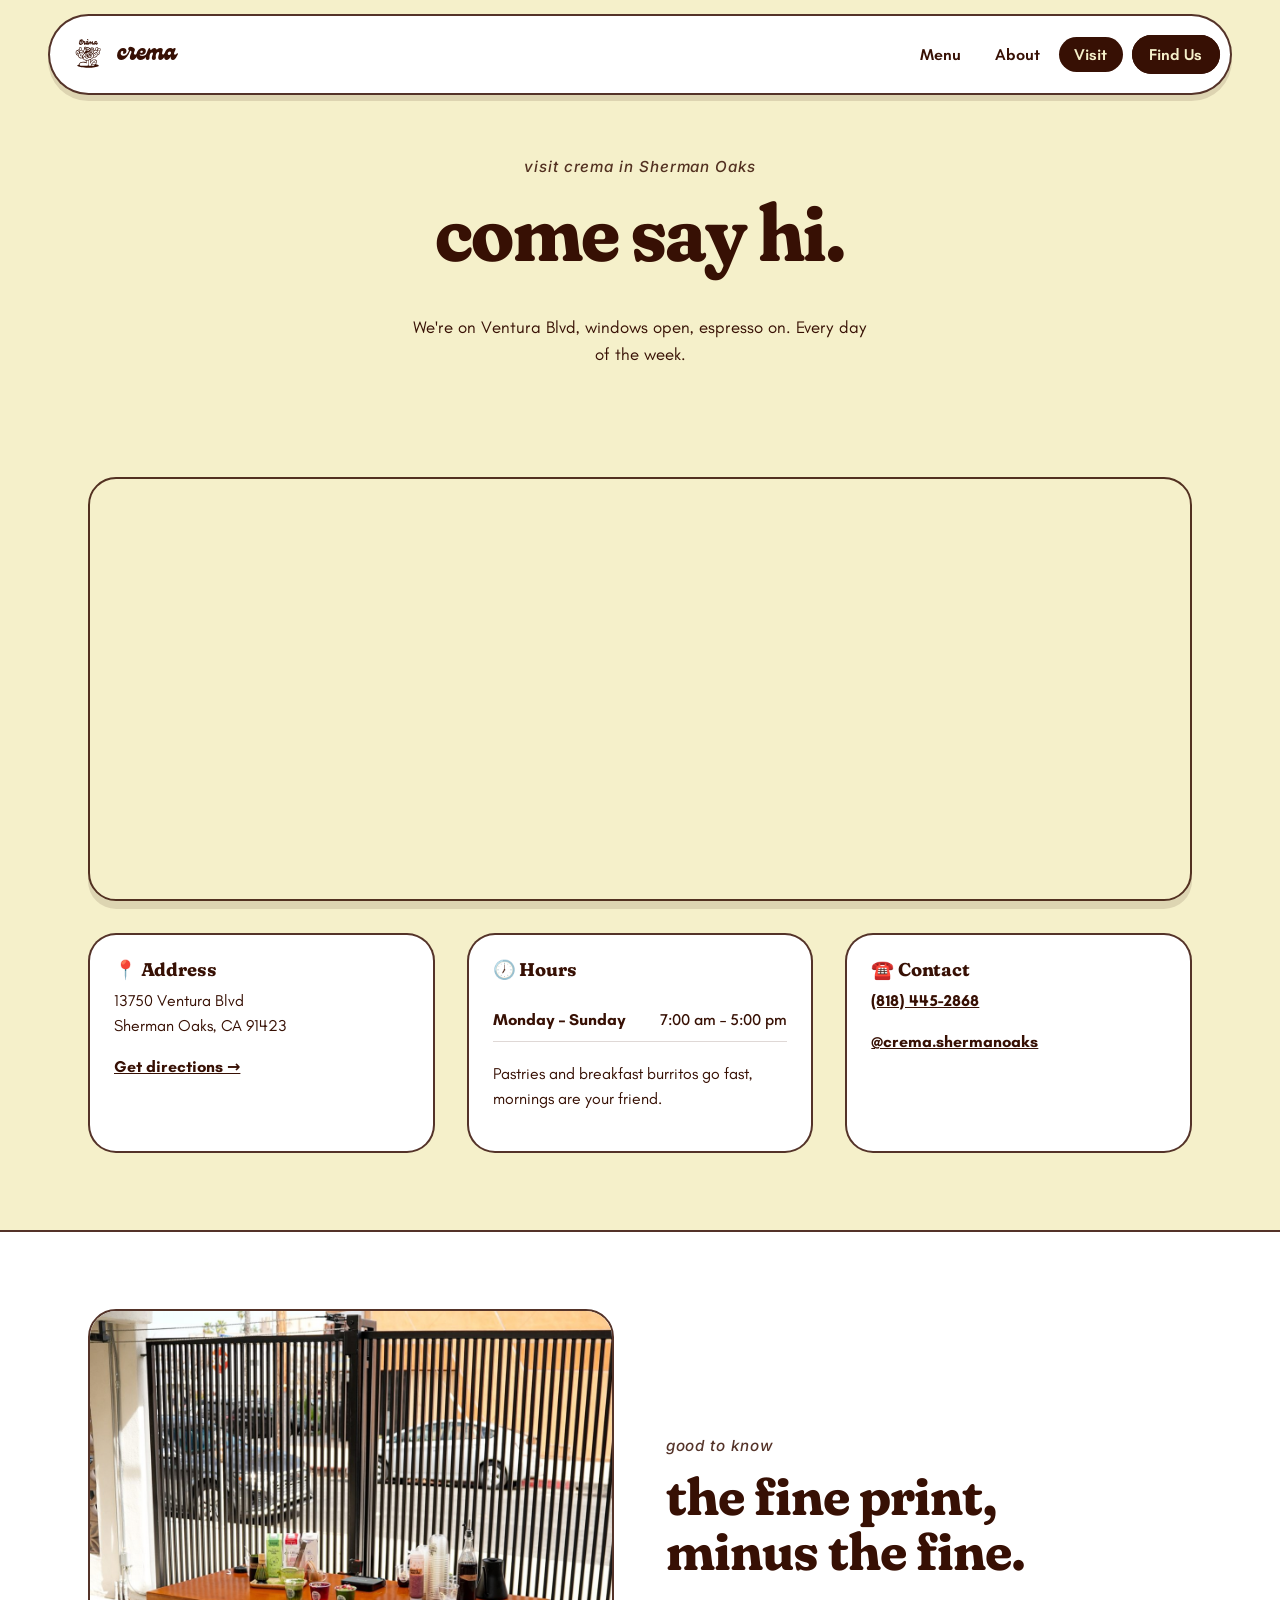
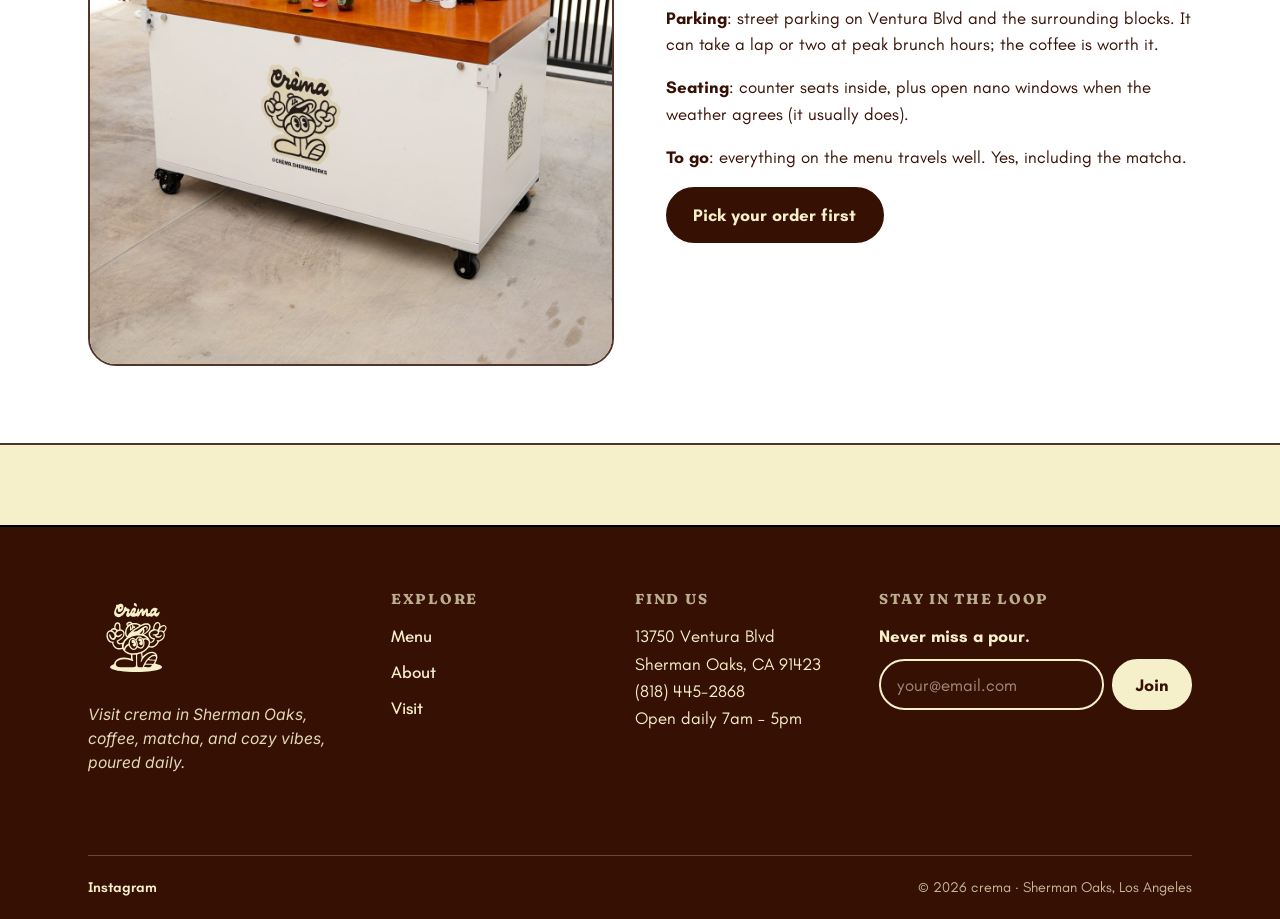
<file: control/visit.html>
<!DOCTYPE html>
<html lang="en">
<head>
  <meta charset="UTF-8" />
  <meta name="viewport" content="width=device-width, initial-scale=1" />
  <title>Visit · crema Sherman Oaks</title>
  <meta name="description" content="Visit crema at 13750 Ventura Blvd, Sherman Oaks, CA 91423. Open daily 7am–5pm. (818) 445-2868." />
  <link rel="icon" type="image/svg+xml" href="../assets/logo/letter-mark-mahogany.svg" />
  <link rel="stylesheet" href="css/styles.css" />
</head>
<body>

  <header class="site-header">
    <nav class="navbar" aria-label="Main">
      <a class="brand" href="index.html">
        <img src="../assets/logo/combination-mark-mahogany.svg" alt="crema" />
        <span class="brand-name">crema</span>
      </a>
      <button class="nav-toggle" aria-expanded="false" aria-controls="nav-links">Menu</button>
      <ul class="nav-links" id="nav-links">
        <li><a href="menu.html">Menu</a></li>
        <li><a href="about.html">About</a></li>
        <li><a href="visit.html">Visit</a></li>
        <li><a class="nav-cta" href="visit.html">Find Us</a></li>
      </ul>
    </nav>
  </header>

  <main>

    <section class="menu-hero wrap">
      <span class="kicker">visit crema in Sherman Oaks</span>
      <h1>come say hi.</h1>
      <p>We're on Ventura Blvd, windows open, espresso on. Every day of the week.</p>
    </section>

    <section class="section wrap">
      <div class="map-frame reveal">
        <iframe
          title="Map to crema, 13750 Ventura Blvd, Sherman Oaks"
          src="https://www.google.com/maps?q=Crema%2C%2013750%20Ventura%20Blvd%2C%20Sherman%20Oaks%2C%20CA%2091423&output=embed"
          loading="lazy"
          referrerpolicy="no-referrer-when-downgrade"></iframe>
      </div>

      <div class="info-grid">
        <div class="info-card reveal">
          <h3>📍 Address</h3>
          <p>13750 Ventura Blvd<br />Sherman Oaks, CA 91423</p>
          <p><a href="https://maps.google.com/?q=Crema+13750+Ventura+Blvd+Sherman+Oaks+CA+91423" target="_blank" rel="noopener"><strong>Get directions →</strong></a></p>
        </div>
        <div class="info-card reveal">
          <h3>🕖 Hours</h3>
          <ul class="hours">
            <li><strong>Monday – Sunday</strong><span>7:00 am – 5:00 pm</span></li>
          </ul>
          <p>Pastries and breakfast burritos go fast, mornings are your friend.</p>
        </div>
        <div class="info-card reveal">
          <h3>☎️ Contact</h3>
          <p><a href="tel:+18184452868"><strong>(818) 445-2868</strong></a></p>
          <p><a href="https://www.instagram.com/crema.shermanoaks/" target="_blank" rel="noopener"><strong>@crema.shermanoaks</strong></a></p>
        </div>
      </div>
    </section>

    <section class="section alt">
      <div class="wrap split">
        <div class="photo reveal">
          <img src="../assets/img/space-crema-cart.jpg" alt="The crema espresso cart outside on the patio" />
        </div>
        <div>
          <span class="kicker">good to know</span>
          <h2>the fine print,<br />minus the fine.</h2>
          <p><strong>Parking</strong>: street parking on Ventura Blvd and the surrounding blocks. It can take a lap or two at peak brunch hours; the coffee is worth it.</p>
          <p><strong>Seating</strong>: counter seats inside, plus open nano windows when the weather agrees (it usually does).</p>
          <p><strong>To go</strong>: everything on the menu travels well. Yes, including the matcha.</p>
          <a class="btn btn-solid" href="menu.html">Pick your order first</a>
        </div>
      </div>
    </section>

  </main>

  <footer class="site-footer">
    <div class="wrap">
      <div class="footer-main">
        <div class="footer-brand">
          <img src="../assets/logo/combination-mark-cream.svg" alt="crema" />
          <p>Visit crema in Sherman Oaks, coffee, matcha, and cozy vibes, poured daily.</p>
        </div>
        <div class="footer-col">
          <h4>Explore</h4>
          <ul>
            <li><a href="menu.html">Menu</a></li>
            <li><a href="about.html">About</a></li>
            <li><a href="visit.html">Visit</a></li>
          </ul>
        </div>
        <div class="footer-col">
          <h4>Find Us</h4>
          <address>
            13750 Ventura Blvd<br />
            Sherman Oaks, CA 91423<br />
            (818) 445-2868<br />
            Open daily 7am – 5pm
          </address>
        </div>
        <div class="footer-col">
          <h4>Stay in the loop</h4>
          <div class="newsletter">
            <label for="newsletter-email">Never miss a pour.</label>
            <form>
              <input id="newsletter-email" type="email" placeholder="your@email.com" required />
              <button type="submit">Join</button>
            </form>
          </div>
        </div>
      </div>
      <div class="footer-legal">
        <div class="social">
          <a href="https://www.instagram.com/crema.shermanoaks/" target="_blank" rel="noopener">Instagram</a>
        </div>
        <span class="copyright">© 2026 crema · Sherman Oaks, Los Angeles</span>
      </div>
    </div>
  </footer>

  <script src="js/main.js"></script>
</body>
</html>
</file>
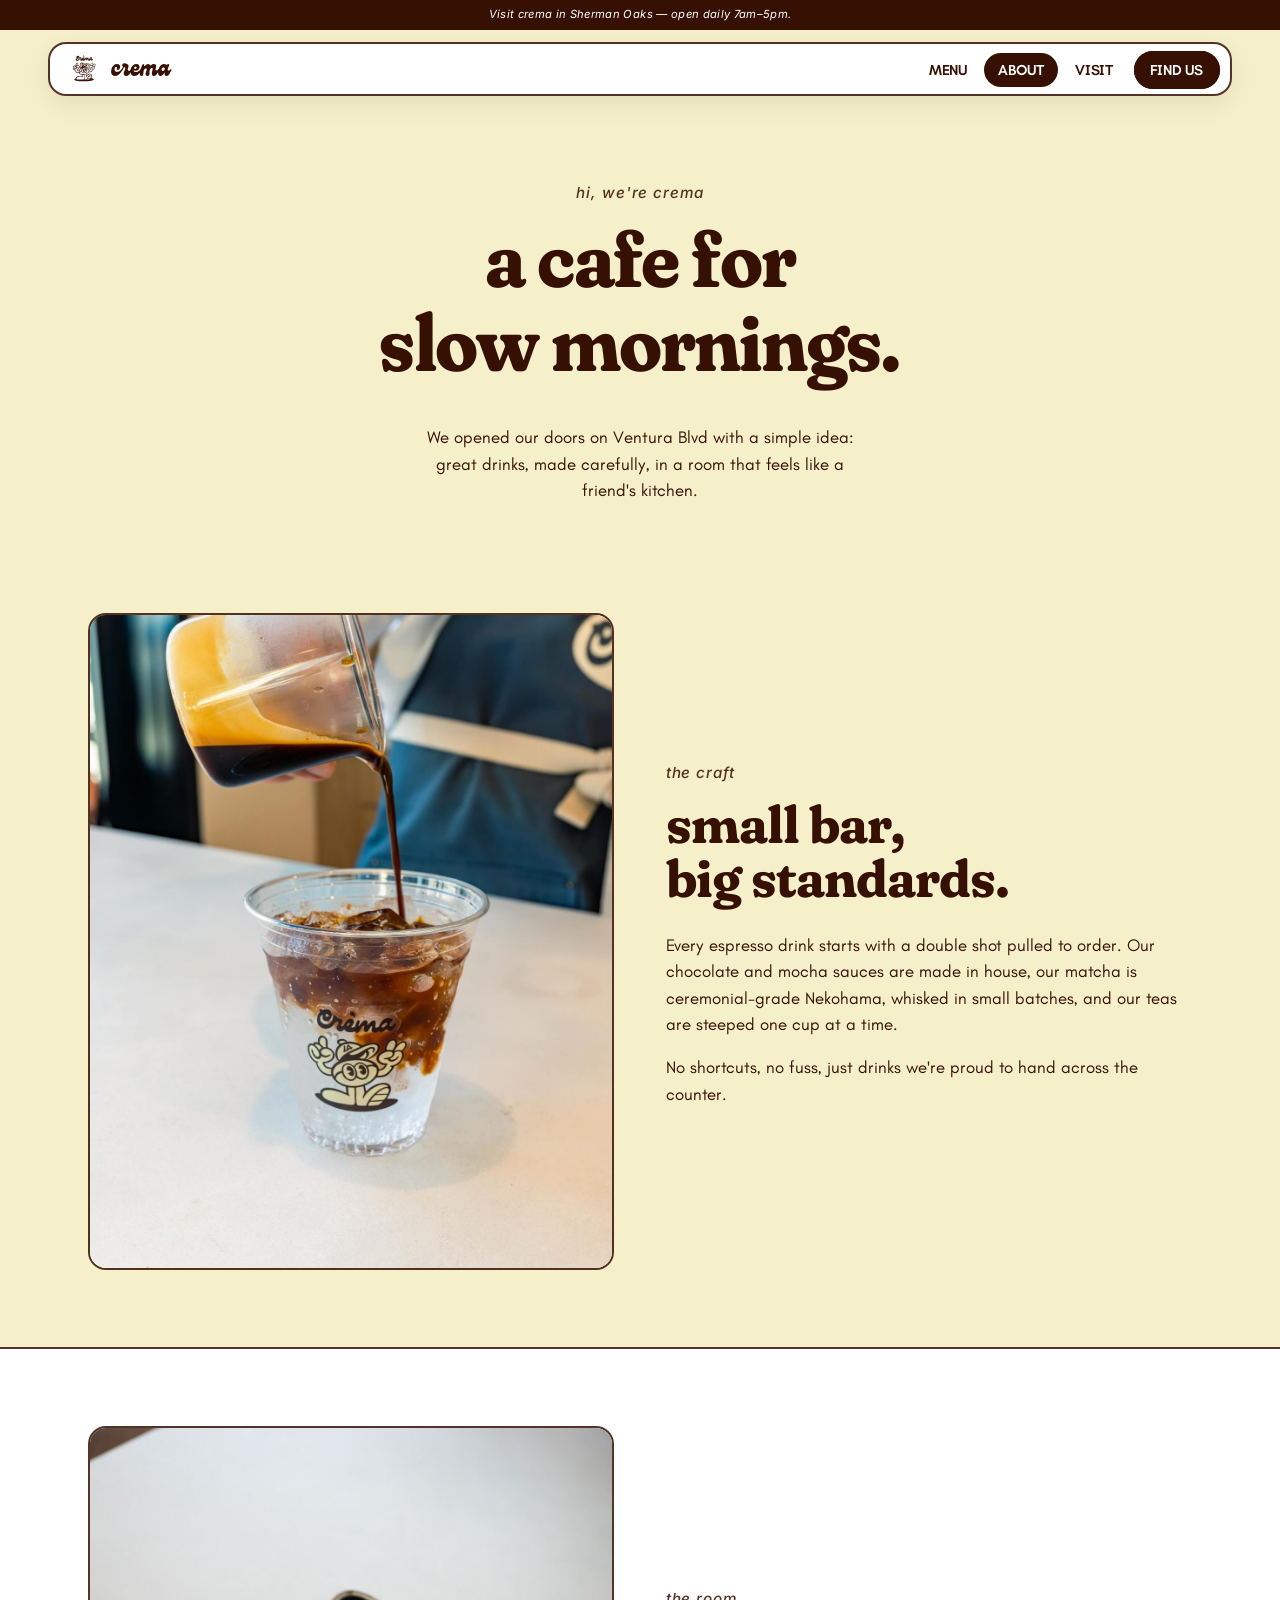
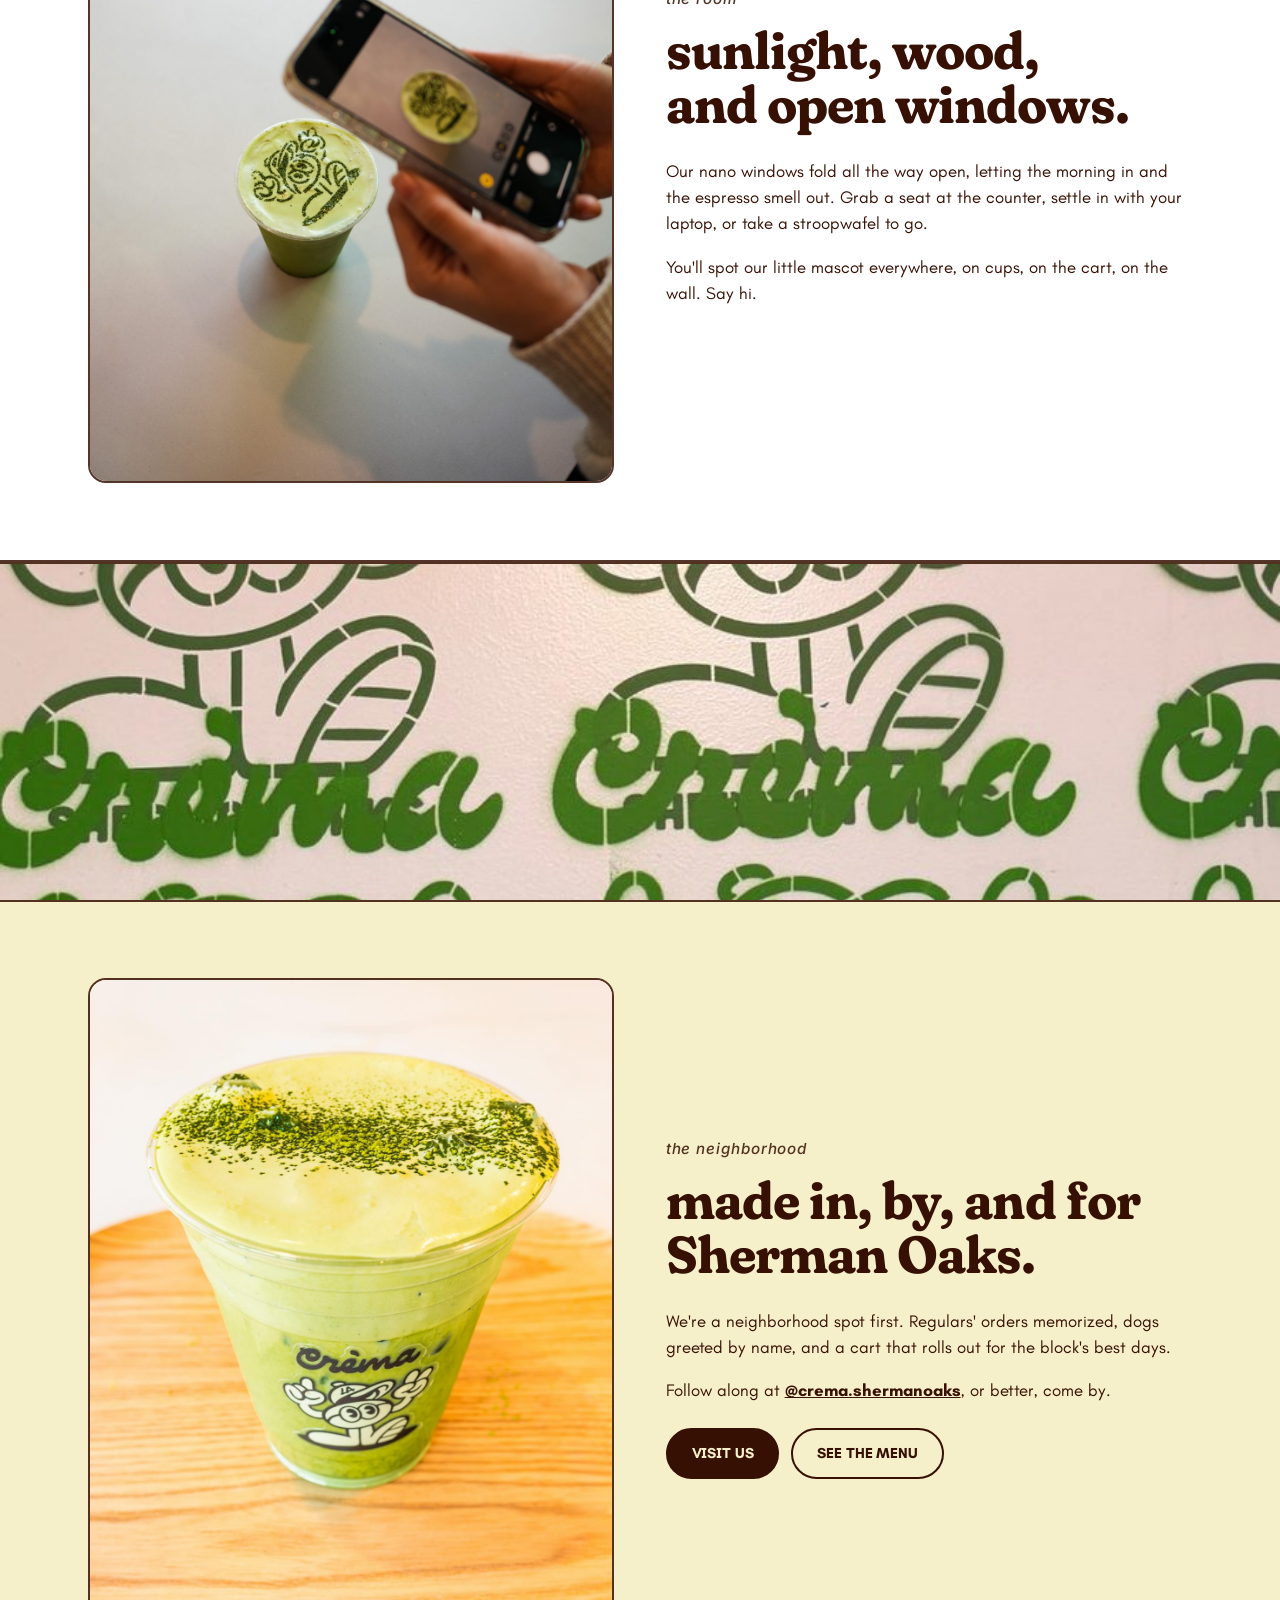
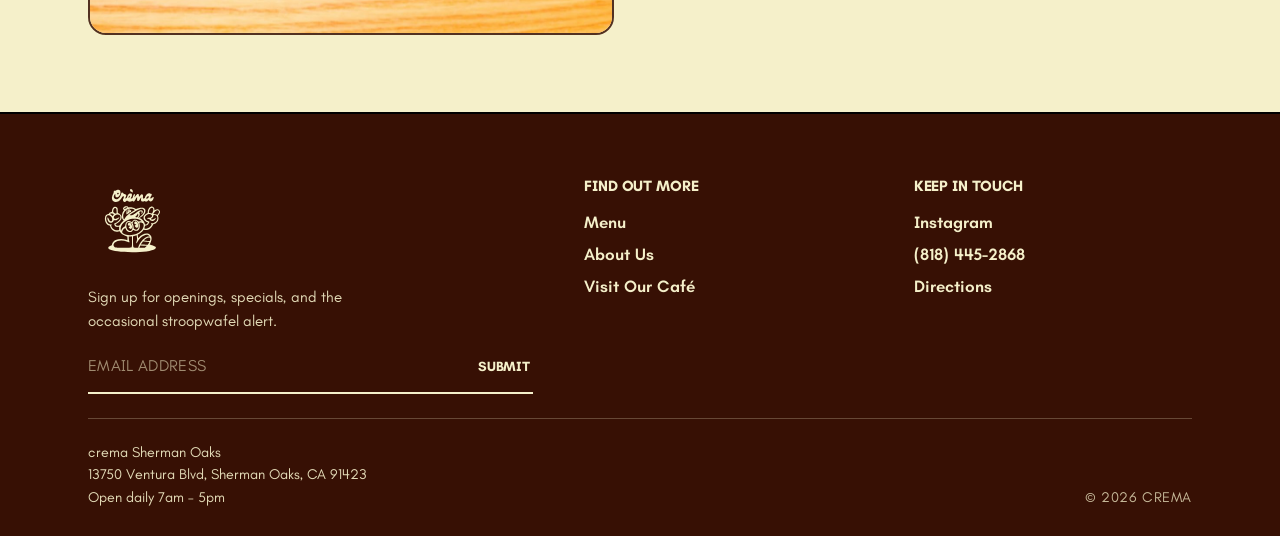
<file: refresh/about.html>
<!DOCTYPE html>
<html lang="en">
<head>
  <meta charset="UTF-8" />
  <meta name="viewport" content="width=device-width, initial-scale=1" />
  <title>About · crema Sherman Oaks</title>
  <meta name="description" content="crema is a neighborhood cafe in Sherman Oaks, exceptional coffee, ceremonial matcha, and cozy vibes on Ventura Blvd." />
  <link rel="icon" type="image/svg+xml" href="../assets/logo/letter-mark-mahogany.svg" />
  <link rel="stylesheet" href="css/styles.css" />
</head>
<body>

  <!-- Announcement bar (cafe-matcha reference) -->
  <div class="announcement-bar" data-announcement-bar>
    <div class="announcement-bar__inner">
      <div class="announcement-bar__announcements">
        <div class="announcement is-active">
          <a href="visit.html" class="announcement__link">
            <em>Visit crema in Sherman Oaks — open daily 7am–5pm.</em>
          </a>
        </div>
        <div class="announcement">
          <a href="menu.html#matcha" class="announcement__link">
            <em>Ceremonial Nekohama matcha, whisked to order.</em>
          </a>
        </div>
        <div class="announcement">
          <a href="https://www.instagram.com/crema.shermanoaks/" class="announcement__link" target="_blank" rel="noopener">
            <em>Follow along @crema.shermanoaks</em>
          </a>
        </div>
      </div>
      <div class="announcement-bar__controls">
        <button type="button" class="announcement-btn" data-announcement-prev aria-label="Previous announcement">
          <svg width="18" height="18" viewBox="0 0 24 24" fill="none" stroke="currentColor" stroke-width="2" aria-hidden="true"><polyline points="15 18 9 12 15 6"></polyline></svg>
        </button>
        <button type="button" class="announcement-btn" data-announcement-next aria-label="Next announcement">
          <svg width="18" height="18" viewBox="0 0 24 24" fill="none" stroke="currentColor" stroke-width="2" aria-hidden="true"><polyline points="9 18 15 12 9 6"></polyline></svg>
        </button>
      </div>
    </div>
  </div>

  <header class="site-header">
    <nav class="navbar" aria-label="Main">
      <a class="brand" href="index.html">
        <img src="../assets/logo/combination-mark-mahogany.svg" alt="" aria-hidden="true" />
        <span class="brand-name">crema</span>
      </a>
      <button class="nav-toggle" aria-expanded="false" aria-controls="nav-links">Menu</button>
      <ul class="nav-links" id="nav-links">
        <li><a href="menu.html">Menu</a></li>
        <li><a href="about.html">About</a></li>
        <li><a href="visit.html">Visit</a></li>
        <li><a class="nav-cta" href="visit.html">Find Us</a></li>
      </ul>
    </nav>
  </header>


  <main>

    <section class="menu-hero wrap">
      <span class="kicker">hi, we're crema</span>
      <h1>a cafe for<br />slow mornings.</h1>
      <p>We opened our doors on Ventura Blvd with a simple idea: great drinks, made carefully, in a room that feels like a friend's kitchen.</p>
    </section>

    <section class="section">
      <div class="wrap split">
        <div class="photo reveal">
          <img src="../assets/img/craft-espresso-pour.jpg" alt="A barista pouring espresso over ice" />
        </div>
        <div>
          <span class="kicker">the craft</span>
          <h2>small bar,<br />big standards.</h2>
          <p>Every espresso drink starts with a double shot pulled to order. Our chocolate and mocha sauces are made in house, our matcha is ceremonial-grade Nekohama, whisked in small batches, and our teas are steeped one cup at a time.</p>
          <p>No shortcuts, no fuss, just drinks we're proud to hand across the counter.</p>
        </div>
      </div>
    </section>

    <section class="section alt">
      <div class="wrap split">
        <div>
          <span class="kicker">the room</span>
          <h2>sunlight, wood,<br />and open windows.</h2>
          <p>Our nano windows fold all the way open, letting the morning in and the espresso smell out. Grab a seat at the counter, settle in with your laptop, or take a stroopwafel to go.</p>
          <p>You'll spot our little mascot everywhere, on cups, on the cart, on the wall. Say hi.</p>
        </div>
        <div class="photo flip reveal">
          <img src="../assets/img/moment-matcha-photo.jpg" alt="A guest photographing a matcha at the counter" />
        </div>
      </div>
    </section>

    <div class="pattern-band" aria-hidden="true">
      <img src="../assets/img/brand-pattern-poster.jpg" alt="" />
    </div>

    <section class="section">
      <div class="wrap split">
        <div class="photo reveal">
          <img src="../assets/img/drink-matcha-dusted.jpg" alt="An iced matcha dusted with green tea powder" />
        </div>
        <div>
          <span class="kicker">the neighborhood</span>
          <h2>made in, by, and for<br />Sherman Oaks.</h2>
          <p>We're a neighborhood spot first. Regulars' orders memorized, dogs greeted by name, and a cart that rolls out for the block's best days.</p>
          <p>Follow along at <a href="https://www.instagram.com/crema.shermanoaks/" target="_blank" rel="noopener"><strong>@crema.shermanoaks</strong></a>, or better, come by.</p>
          <div class="btn-row">
            <a class="btn btn-solid" href="visit.html">Visit us</a>
            <a class="btn btn-ghost" href="menu.html">See the menu</a>
          </div>
        </div>
      </div>
    </section>

  </main>

  <footer class="site-footer">
    <div class="footer-texture" aria-hidden="true"></div>
    <div class="wrap footer-inner">
      <div class="footer-main">
        <div class="footer-brand">
          <img src="../assets/logo/combination-mark-cream.svg" alt="crema" />
          <div class="newsletter">
            <p>Sign up for openings, specials, and the occasional stroopwafel alert.</p>
            <form>
              <input id="newsletter-email" type="email" placeholder="Email address" required aria-label="Email" />
              <button type="submit">Submit</button>
            </form>
          </div>
        </div>
        <div class="footer-col">
          <h4>Find Out More</h4>
          <ul>
            <li><a href="menu.html">Menu</a></li>
            <li><a href="about.html">About Us</a></li>
            <li><a href="visit.html">Visit Our Café</a></li>
          </ul>
        </div>
        <div class="footer-col">
          <h4>Keep In Touch</h4>
          <ul>
            <li><a href="https://www.instagram.com/crema.shermanoaks/" target="_blank" rel="noopener">Instagram</a></li>
            <li><a href="tel:+18184452868">(818) 445-2868</a></li>
            <li><a href="visit.html">Directions</a></li>
          </ul>
        </div>
      </div>
      <div class="footer-legal">
        <address>
          crema Sherman Oaks<br />
          13750 Ventura Blvd, Sherman Oaks, CA 91423<br />
          Open daily 7am – 5pm
        </address>
        <span class="copyright">© 2026 crema</span>
      </div>
    </div>
  </footer>


  <script src="js/main.js"></script>
</body>
</html>
</file>
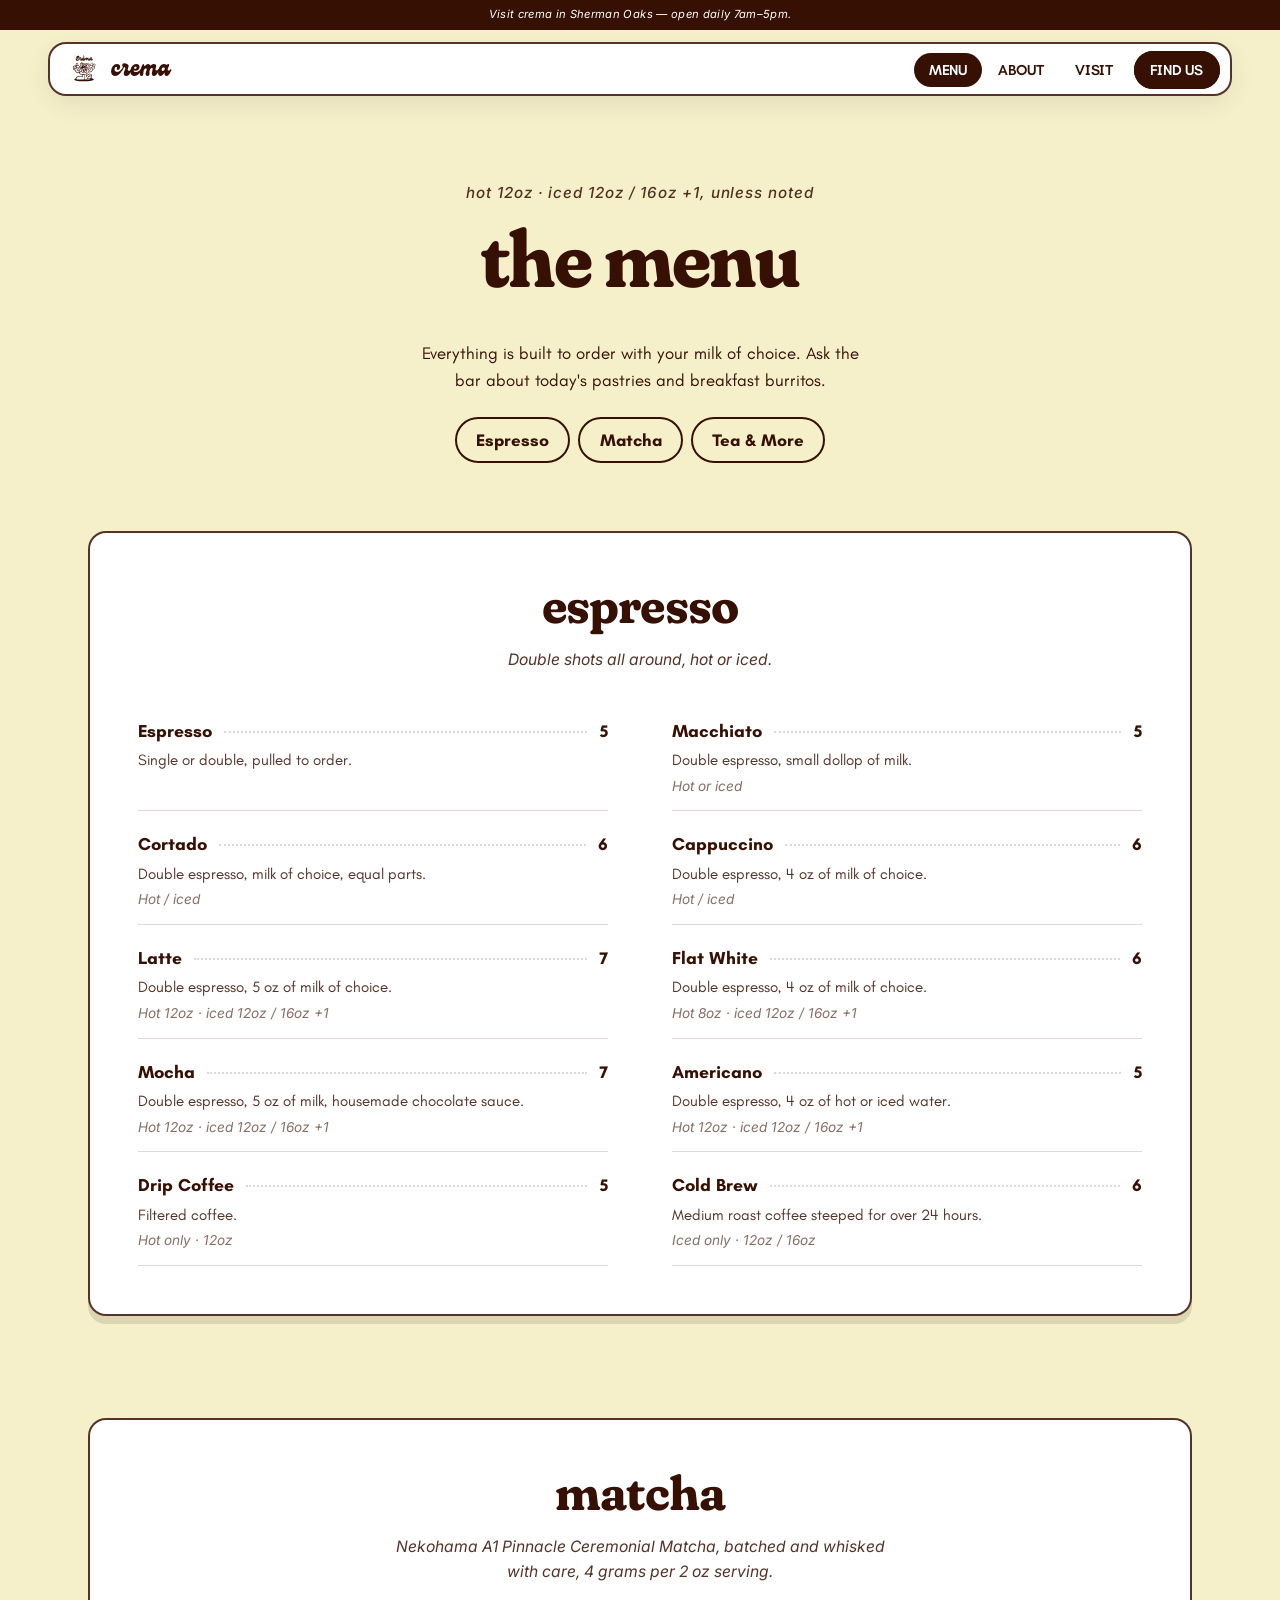
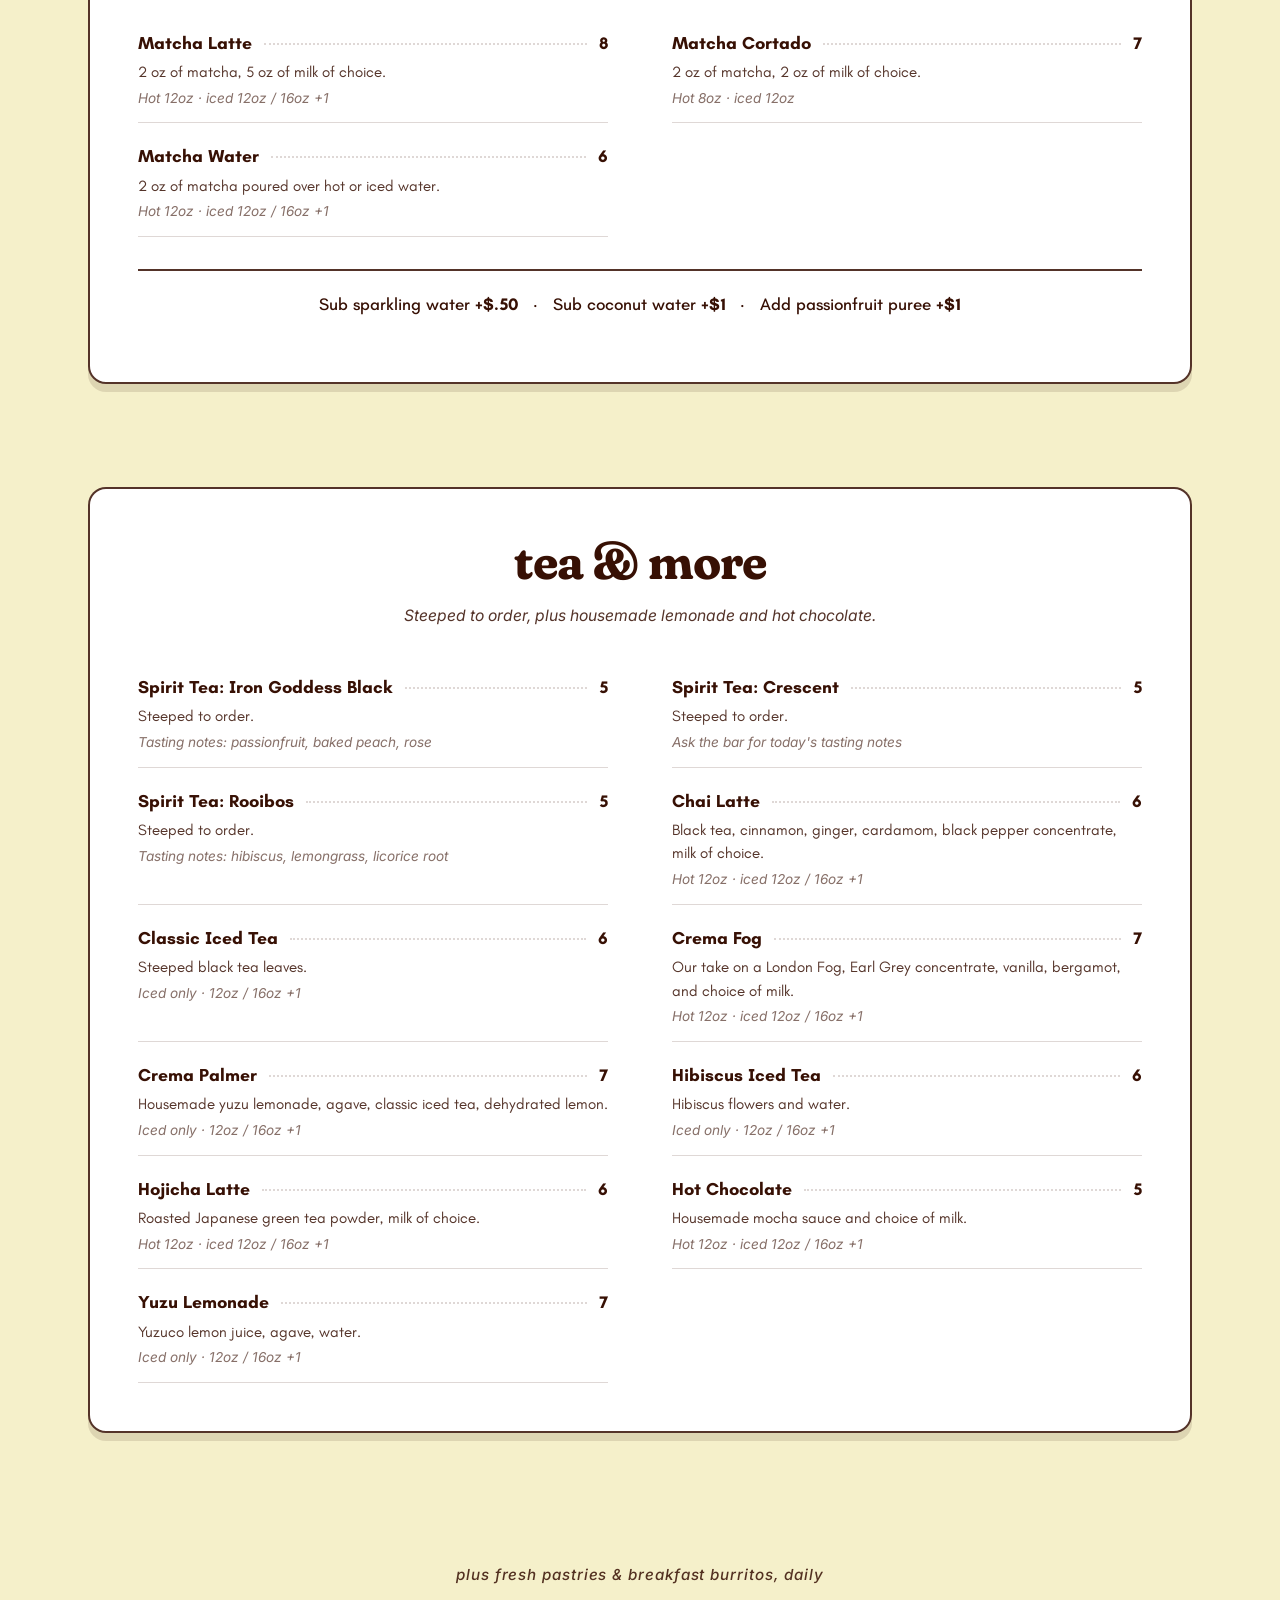
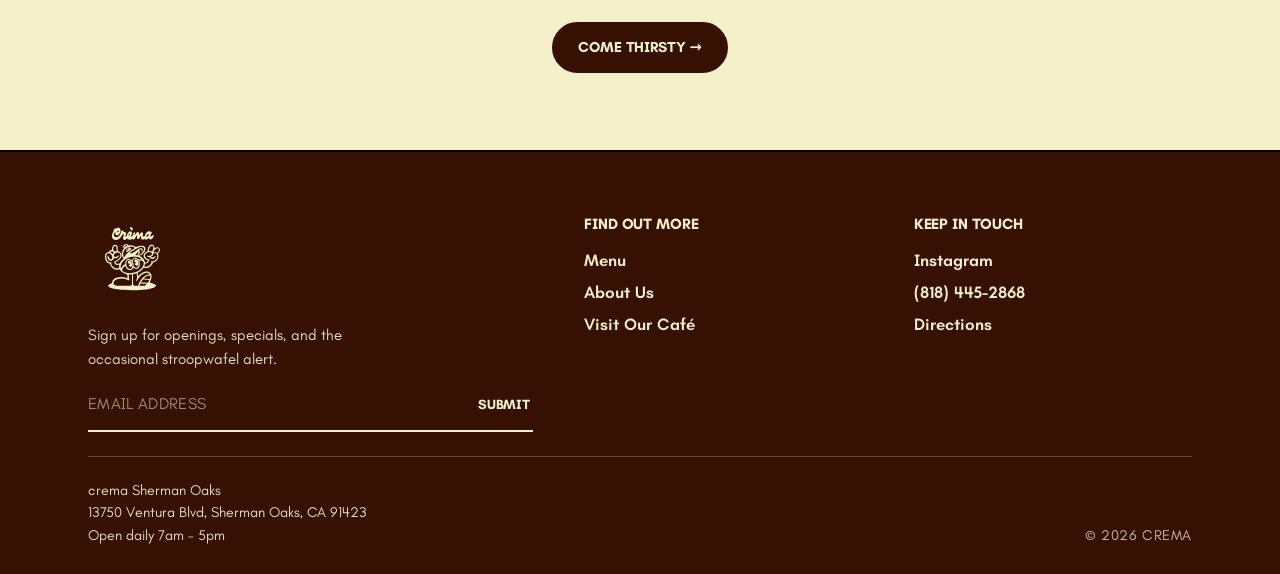
<file: refresh/menu.html>
<!DOCTYPE html>
<html lang="en">
<head>
  <meta charset="UTF-8" />
  <meta name="viewport" content="width=device-width, initial-scale=1" />
  <title>Menu · crema Sherman Oaks</title>
  <meta name="description" content="Espresso, ceremonial matcha, and tea at crema in Sherman Oaks. Hot or iced, always poured with care." />
  <link rel="icon" type="image/svg+xml" href="../assets/logo/letter-mark-mahogany.svg" />
  <link rel="stylesheet" href="css/styles.css" />
</head>
<body>

  <!-- Announcement bar (cafe-matcha reference) -->
  <div class="announcement-bar" data-announcement-bar>
    <div class="announcement-bar__inner">
      <div class="announcement-bar__announcements">
        <div class="announcement is-active">
          <a href="visit.html" class="announcement__link">
            <em>Visit crema in Sherman Oaks — open daily 7am–5pm.</em>
          </a>
        </div>
        <div class="announcement">
          <a href="menu.html#matcha" class="announcement__link">
            <em>Ceremonial Nekohama matcha, whisked to order.</em>
          </a>
        </div>
        <div class="announcement">
          <a href="https://www.instagram.com/crema.shermanoaks/" class="announcement__link" target="_blank" rel="noopener">
            <em>Follow along @crema.shermanoaks</em>
          </a>
        </div>
      </div>
      <div class="announcement-bar__controls">
        <button type="button" class="announcement-btn" data-announcement-prev aria-label="Previous announcement">
          <svg width="18" height="18" viewBox="0 0 24 24" fill="none" stroke="currentColor" stroke-width="2" aria-hidden="true"><polyline points="15 18 9 12 15 6"></polyline></svg>
        </button>
        <button type="button" class="announcement-btn" data-announcement-next aria-label="Next announcement">
          <svg width="18" height="18" viewBox="0 0 24 24" fill="none" stroke="currentColor" stroke-width="2" aria-hidden="true"><polyline points="9 18 15 12 9 6"></polyline></svg>
        </button>
      </div>
    </div>
  </div>

  <header class="site-header">
    <nav class="navbar" aria-label="Main">
      <a class="brand" href="index.html">
        <img src="../assets/logo/combination-mark-mahogany.svg" alt="" aria-hidden="true" />
        <span class="brand-name">crema</span>
      </a>
      <button class="nav-toggle" aria-expanded="false" aria-controls="nav-links">Menu</button>
      <ul class="nav-links" id="nav-links">
        <li><a href="menu.html">Menu</a></li>
        <li><a href="about.html">About</a></li>
        <li><a href="visit.html">Visit</a></li>
        <li><a class="nav-cta" href="visit.html">Find Us</a></li>
      </ul>
    </nav>
  </header>


  <main>

    <section class="menu-hero wrap">
      <span class="kicker">hot 12oz · iced 12oz / 16oz +1, unless noted</span>
      <h1>the menu</h1>
      <p>Everything is built to order with your milk of choice. Ask the bar about today's pastries and breakfast burritos.</p>
      <nav class="menu-nav" aria-label="Menu sections">
        <a href="#espresso">Espresso</a>
        <a href="#matcha">Matcha</a>
        <a href="#tea">Tea &amp; More</a>
      </nav>
    </section>

    <!-- Espresso -->
    <section class="menu-section wrap" id="espresso">
      <div class="menu-panel reveal">
        <h2>espresso</h2>
        <p class="menu-note">Double shots all around, hot or iced.</p>
        <ul class="menu-list">
          <li>
            <div class="menu-item-row"><span class="name">Espresso</span><span class="dots"></span><span class="price">5</span></div>
            <p class="menu-desc">Single or double, pulled to order.</p>
          </li>
          <li>
            <div class="menu-item-row"><span class="name">Macchiato</span><span class="dots"></span><span class="price">5</span></div>
            <p class="menu-desc">Double espresso, small dollop of milk.<span class="menu-fine">Hot or iced</span></p>
          </li>
          <li>
            <div class="menu-item-row"><span class="name">Cortado</span><span class="dots"></span><span class="price">6</span></div>
            <p class="menu-desc">Double espresso, milk of choice, equal parts.<span class="menu-fine">Hot / iced</span></p>
          </li>
          <li>
            <div class="menu-item-row"><span class="name">Cappuccino</span><span class="dots"></span><span class="price">6</span></div>
            <p class="menu-desc">Double espresso, 4 oz of milk of choice.<span class="menu-fine">Hot / iced</span></p>
          </li>
          <li>
            <div class="menu-item-row"><span class="name">Latte</span><span class="dots"></span><span class="price">7</span></div>
            <p class="menu-desc">Double espresso, 5 oz of milk of choice.<span class="menu-fine">Hot 12oz · iced 12oz / 16oz +1</span></p>
          </li>
          <li>
            <div class="menu-item-row"><span class="name">Flat White</span><span class="dots"></span><span class="price">6</span></div>
            <p class="menu-desc">Double espresso, 4 oz of milk of choice.<span class="menu-fine">Hot 8oz · iced 12oz / 16oz +1</span></p>
          </li>
          <li>
            <div class="menu-item-row"><span class="name">Mocha</span><span class="dots"></span><span class="price">7</span></div>
            <p class="menu-desc">Double espresso, 5 oz of milk, housemade chocolate sauce.<span class="menu-fine">Hot 12oz · iced 12oz / 16oz +1</span></p>
          </li>
          <li>
            <div class="menu-item-row"><span class="name">Americano</span><span class="dots"></span><span class="price">5</span></div>
            <p class="menu-desc">Double espresso, 4 oz of hot or iced water.<span class="menu-fine">Hot 12oz · iced 12oz / 16oz +1</span></p>
          </li>
          <li>
            <div class="menu-item-row"><span class="name">Drip Coffee</span><span class="dots"></span><span class="price">5</span></div>
            <p class="menu-desc">Filtered coffee.<span class="menu-fine">Hot only · 12oz</span></p>
          </li>
          <li>
            <div class="menu-item-row"><span class="name">Cold Brew</span><span class="dots"></span><span class="price">6</span></div>
            <p class="menu-desc">Medium roast coffee steeped for over 24 hours.<span class="menu-fine">Iced only · 12oz / 16oz</span></p>
          </li>
        </ul>
      </div>
    </section>

    <!-- Matcha -->
    <section class="menu-section wrap" id="matcha">
      <div class="menu-panel reveal">
        <h2>matcha</h2>
        <p class="menu-note">Nekohama A1 Pinnacle Ceremonial Matcha, batched and whisked with care, 4 grams per 2 oz serving.</p>
        <ul class="menu-list">
          <li>
            <div class="menu-item-row"><span class="name">Matcha Latte</span><span class="dots"></span><span class="price">8</span></div>
            <p class="menu-desc">2 oz of matcha, 5 oz of milk of choice.<span class="menu-fine">Hot 12oz · iced 12oz / 16oz +1</span></p>
          </li>
          <li>
            <div class="menu-item-row"><span class="name">Matcha Cortado</span><span class="dots"></span><span class="price">7</span></div>
            <p class="menu-desc">2 oz of matcha, 2 oz of milk of choice.<span class="menu-fine">Hot 8oz · iced 12oz</span></p>
          </li>
          <li>
            <div class="menu-item-row"><span class="name">Matcha Water</span><span class="dots"></span><span class="price">6</span></div>
            <p class="menu-desc">2 oz of matcha poured over hot or iced water.<span class="menu-fine">Hot 12oz · iced 12oz / 16oz +1</span></p>
          </li>
        </ul>
        <p class="addons">
          <span>Sub sparkling water <strong>+$.50</strong></span> ·
          <span>Sub coconut water <strong>+$1</strong></span> ·
          <span>Add passionfruit puree <strong>+$1</strong></span>
        </p>
      </div>
    </section>

    <!-- Tea -->
    <section class="menu-section wrap" id="tea">
      <div class="menu-panel reveal">
        <h2>tea &amp; more</h2>
        <p class="menu-note">Steeped to order, plus housemade lemonade and hot chocolate.</p>
        <ul class="menu-list">
          <li>
            <div class="menu-item-row"><span class="name">Spirit Tea: Iron Goddess Black</span><span class="dots"></span><span class="price">5</span></div>
            <p class="menu-desc">Steeped to order.<span class="menu-fine">Tasting notes: passionfruit, baked peach, rose</span></p>
          </li>
          <li>
            <div class="menu-item-row"><span class="name">Spirit Tea: Crescent</span><span class="dots"></span><span class="price">5</span></div>
            <p class="menu-desc">Steeped to order.<span class="menu-fine">Ask the bar for today's tasting notes</span></p>
          </li>
          <li>
            <div class="menu-item-row"><span class="name">Spirit Tea: Rooibos</span><span class="dots"></span><span class="price">5</span></div>
            <p class="menu-desc">Steeped to order.<span class="menu-fine">Tasting notes: hibiscus, lemongrass, licorice root</span></p>
          </li>
          <li>
            <div class="menu-item-row"><span class="name">Chai Latte</span><span class="dots"></span><span class="price">6</span></div>
            <p class="menu-desc">Black tea, cinnamon, ginger, cardamom, black pepper concentrate, milk of choice.<span class="menu-fine">Hot 12oz · iced 12oz / 16oz +1</span></p>
          </li>
          <li>
            <div class="menu-item-row"><span class="name">Classic Iced Tea</span><span class="dots"></span><span class="price">6</span></div>
            <p class="menu-desc">Steeped black tea leaves.<span class="menu-fine">Iced only · 12oz / 16oz +1</span></p>
          </li>
          <li>
            <div class="menu-item-row"><span class="name">Crema Fog</span><span class="dots"></span><span class="price">7</span></div>
            <p class="menu-desc">Our take on a London Fog, Earl Grey concentrate, vanilla, bergamot, and choice of milk.<span class="menu-fine">Hot 12oz · iced 12oz / 16oz +1</span></p>
          </li>
          <li>
            <div class="menu-item-row"><span class="name">Crema Palmer</span><span class="dots"></span><span class="price">7</span></div>
            <p class="menu-desc">Housemade yuzu lemonade, agave, classic iced tea, dehydrated lemon.<span class="menu-fine">Iced only · 12oz / 16oz +1</span></p>
          </li>
          <li>
            <div class="menu-item-row"><span class="name">Hibiscus Iced Tea</span><span class="dots"></span><span class="price">6</span></div>
            <p class="menu-desc">Hibiscus flowers and water.<span class="menu-fine">Iced only · 12oz / 16oz +1</span></p>
          </li>
          <li>
            <div class="menu-item-row"><span class="name">Hojicha Latte</span><span class="dots"></span><span class="price">6</span></div>
            <p class="menu-desc">Roasted Japanese green tea powder, milk of choice.<span class="menu-fine">Hot 12oz · iced 12oz / 16oz +1</span></p>
          </li>
          <li>
            <div class="menu-item-row"><span class="name">Hot Chocolate</span><span class="dots"></span><span class="price">5</span></div>
            <p class="menu-desc">Housemade mocha sauce and choice of milk.<span class="menu-fine">Hot 12oz · iced 12oz / 16oz +1</span></p>
          </li>
          <li>
            <div class="menu-item-row"><span class="name">Yuzu Lemonade</span><span class="dots"></span><span class="price">7</span></div>
            <p class="menu-desc">Yuzuco lemon juice, agave, water.<span class="menu-fine">Iced only · 12oz / 16oz +1</span></p>
          </li>
        </ul>
      </div>
    </section>

    <section class="section wrap" style="text-align:center">
      <span class="kicker">plus fresh pastries &amp; breakfast burritos, daily</span>
      <div class="btn-row" style="justify-content:center">
        <a class="btn btn-solid" href="visit.html">Come thirsty →</a>
      </div>
    </section>

  </main>

  <footer class="site-footer">
    <div class="footer-texture" aria-hidden="true"></div>
    <div class="wrap footer-inner">
      <div class="footer-main">
        <div class="footer-brand">
          <img src="../assets/logo/combination-mark-cream.svg" alt="crema" />
          <div class="newsletter">
            <p>Sign up for openings, specials, and the occasional stroopwafel alert.</p>
            <form>
              <input id="newsletter-email" type="email" placeholder="Email address" required aria-label="Email" />
              <button type="submit">Submit</button>
            </form>
          </div>
        </div>
        <div class="footer-col">
          <h4>Find Out More</h4>
          <ul>
            <li><a href="menu.html">Menu</a></li>
            <li><a href="about.html">About Us</a></li>
            <li><a href="visit.html">Visit Our Café</a></li>
          </ul>
        </div>
        <div class="footer-col">
          <h4>Keep In Touch</h4>
          <ul>
            <li><a href="https://www.instagram.com/crema.shermanoaks/" target="_blank" rel="noopener">Instagram</a></li>
            <li><a href="tel:+18184452868">(818) 445-2868</a></li>
            <li><a href="visit.html">Directions</a></li>
          </ul>
        </div>
      </div>
      <div class="footer-legal">
        <address>
          crema Sherman Oaks<br />
          13750 Ventura Blvd, Sherman Oaks, CA 91423<br />
          Open daily 7am – 5pm
        </address>
        <span class="copyright">© 2026 crema</span>
      </div>
    </div>
  </footer>


  <script src="js/main.js"></script>
</body>
</html>
</file>
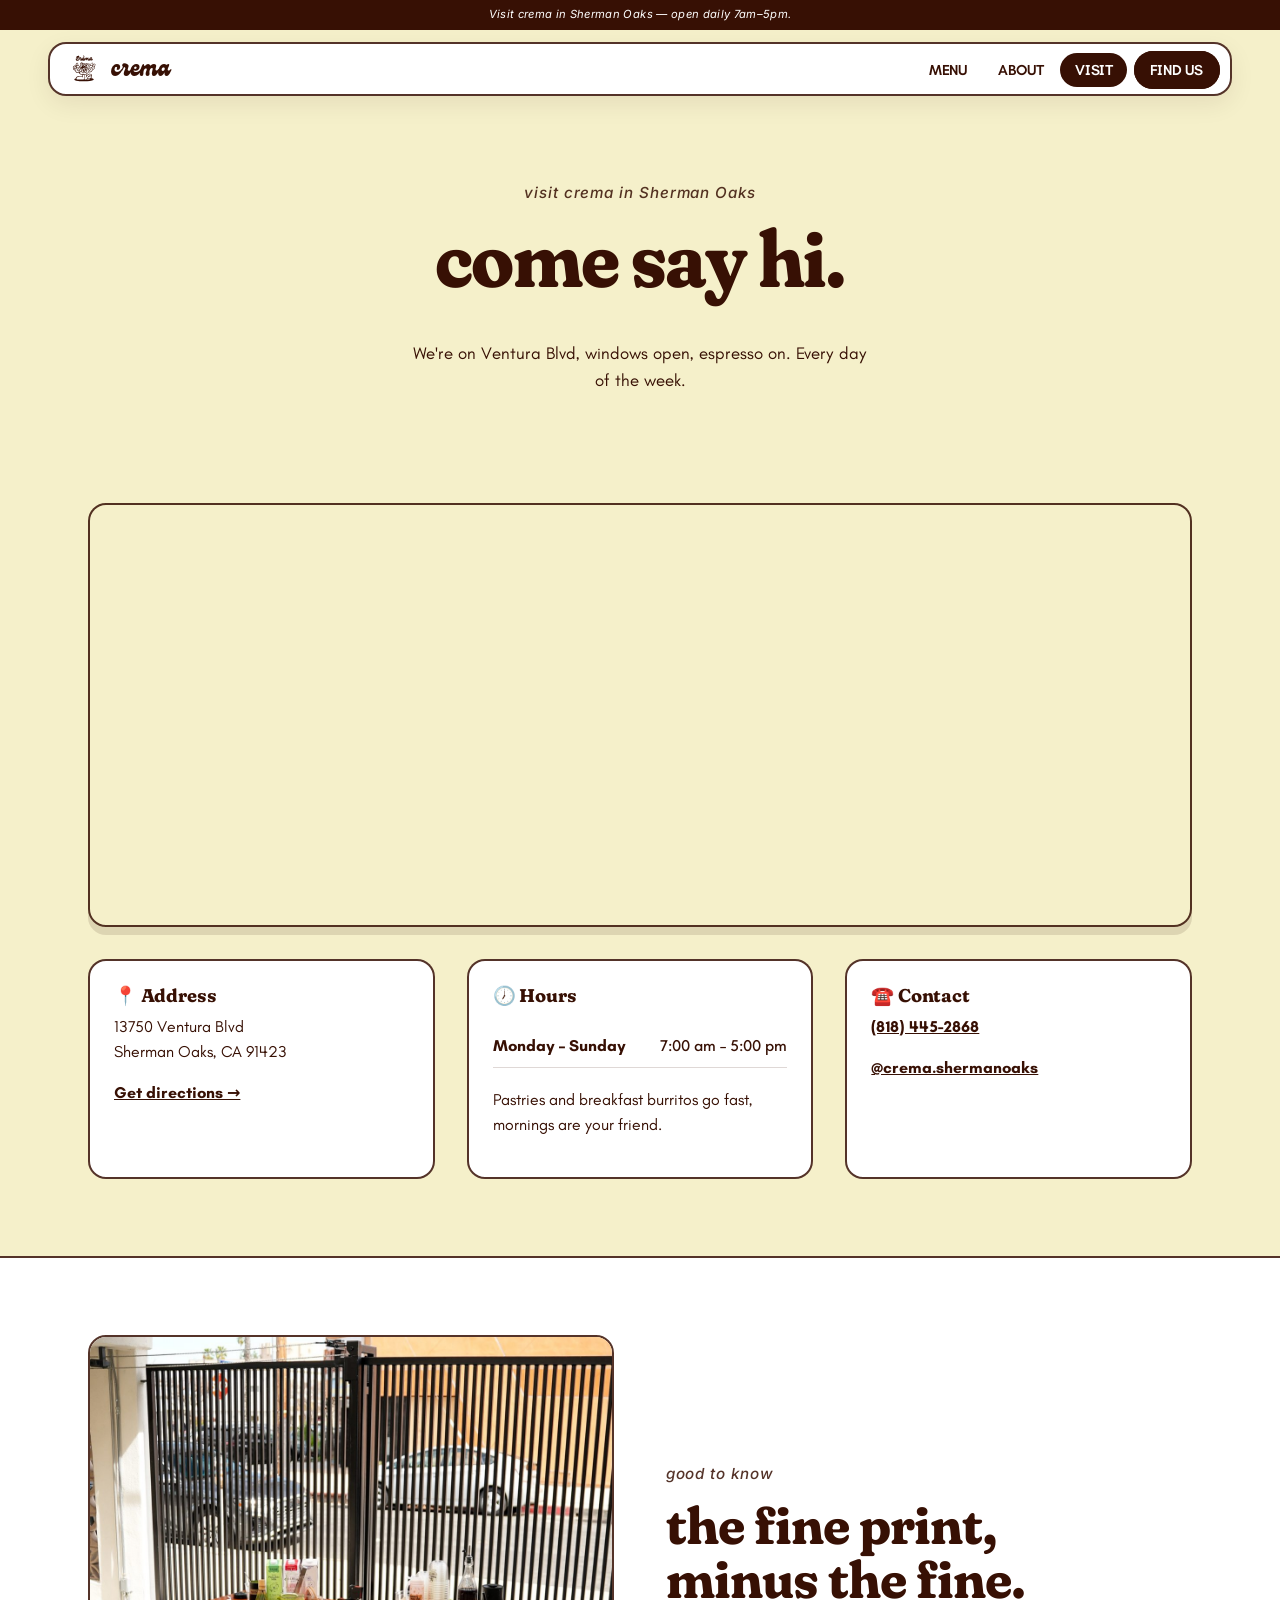
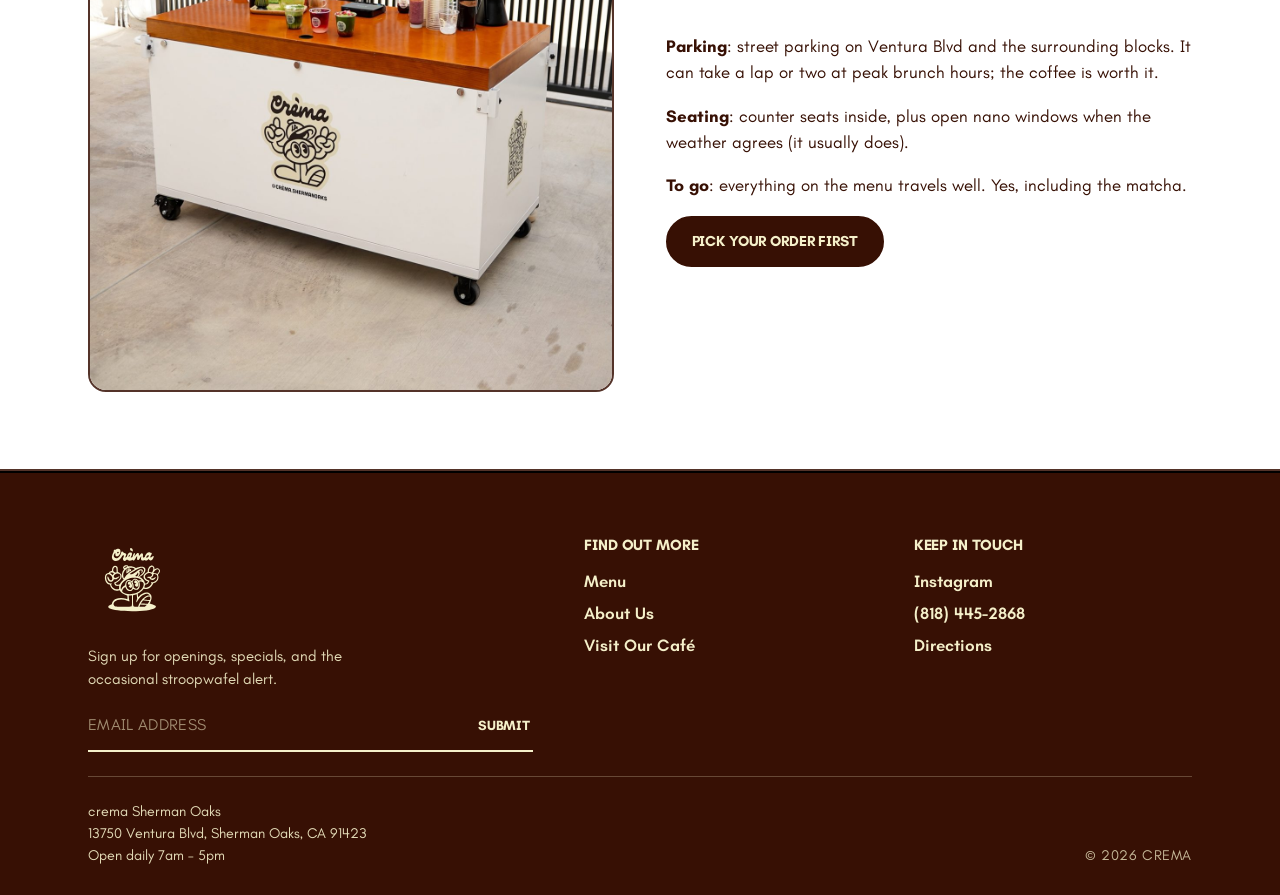
<file: refresh/visit.html>
<!DOCTYPE html>
<html lang="en">
<head>
  <meta charset="UTF-8" />
  <meta name="viewport" content="width=device-width, initial-scale=1" />
  <title>Visit · crema Sherman Oaks</title>
  <meta name="description" content="Visit crema at 13750 Ventura Blvd, Sherman Oaks, CA 91423. Open daily 7am–5pm. (818) 445-2868." />
  <link rel="icon" type="image/svg+xml" href="../assets/logo/letter-mark-mahogany.svg" />
  <link rel="stylesheet" href="css/styles.css" />
</head>
<body>

  <!-- Announcement bar (cafe-matcha reference) -->
  <div class="announcement-bar" data-announcement-bar>
    <div class="announcement-bar__inner">
      <div class="announcement-bar__announcements">
        <div class="announcement is-active">
          <a href="visit.html" class="announcement__link">
            <em>Visit crema in Sherman Oaks — open daily 7am–5pm.</em>
          </a>
        </div>
        <div class="announcement">
          <a href="menu.html#matcha" class="announcement__link">
            <em>Ceremonial Nekohama matcha, whisked to order.</em>
          </a>
        </div>
        <div class="announcement">
          <a href="https://www.instagram.com/crema.shermanoaks/" class="announcement__link" target="_blank" rel="noopener">
            <em>Follow along @crema.shermanoaks</em>
          </a>
        </div>
      </div>
      <div class="announcement-bar__controls">
        <button type="button" class="announcement-btn" data-announcement-prev aria-label="Previous announcement">
          <svg width="18" height="18" viewBox="0 0 24 24" fill="none" stroke="currentColor" stroke-width="2" aria-hidden="true"><polyline points="15 18 9 12 15 6"></polyline></svg>
        </button>
        <button type="button" class="announcement-btn" data-announcement-next aria-label="Next announcement">
          <svg width="18" height="18" viewBox="0 0 24 24" fill="none" stroke="currentColor" stroke-width="2" aria-hidden="true"><polyline points="9 18 15 12 9 6"></polyline></svg>
        </button>
      </div>
    </div>
  </div>

  <header class="site-header">
    <nav class="navbar" aria-label="Main">
      <a class="brand" href="index.html">
        <img src="../assets/logo/combination-mark-mahogany.svg" alt="" aria-hidden="true" />
        <span class="brand-name">crema</span>
      </a>
      <button class="nav-toggle" aria-expanded="false" aria-controls="nav-links">Menu</button>
      <ul class="nav-links" id="nav-links">
        <li><a href="menu.html">Menu</a></li>
        <li><a href="about.html">About</a></li>
        <li><a href="visit.html">Visit</a></li>
        <li><a class="nav-cta" href="visit.html">Find Us</a></li>
      </ul>
    </nav>
  </header>


  <main>

    <section class="menu-hero wrap">
      <span class="kicker">visit crema in Sherman Oaks</span>
      <h1>come say hi.</h1>
      <p>We're on Ventura Blvd, windows open, espresso on. Every day of the week.</p>
    </section>

    <section class="section wrap">
      <div class="map-frame reveal">
        <iframe
          title="Map to crema, 13750 Ventura Blvd, Sherman Oaks"
          src="https://www.google.com/maps?q=Crema%2C%2013750%20Ventura%20Blvd%2C%20Sherman%20Oaks%2C%20CA%2091423&output=embed"
          loading="lazy"
          referrerpolicy="no-referrer-when-downgrade"></iframe>
      </div>

      <div class="info-grid">
        <div class="info-card reveal">
          <h3>📍 Address</h3>
          <p>13750 Ventura Blvd<br />Sherman Oaks, CA 91423</p>
          <p><a href="https://maps.google.com/?q=Crema+13750+Ventura+Blvd+Sherman+Oaks+CA+91423" target="_blank" rel="noopener"><strong>Get directions →</strong></a></p>
        </div>
        <div class="info-card reveal">
          <h3>🕖 Hours</h3>
          <ul class="hours">
            <li><strong>Monday – Sunday</strong><span>7:00 am – 5:00 pm</span></li>
          </ul>
          <p>Pastries and breakfast burritos go fast, mornings are your friend.</p>
        </div>
        <div class="info-card reveal">
          <h3>☎️ Contact</h3>
          <p><a href="tel:+18184452868"><strong>(818) 445-2868</strong></a></p>
          <p><a href="https://www.instagram.com/crema.shermanoaks/" target="_blank" rel="noopener"><strong>@crema.shermanoaks</strong></a></p>
        </div>
      </div>
    </section>

    <section class="section alt">
      <div class="wrap split">
        <div class="photo reveal">
          <img src="../assets/img/space-crema-cart.jpg" alt="The crema espresso cart outside on the patio" />
        </div>
        <div>
          <span class="kicker">good to know</span>
          <h2>the fine print,<br />minus the fine.</h2>
          <p><strong>Parking</strong>: street parking on Ventura Blvd and the surrounding blocks. It can take a lap or two at peak brunch hours; the coffee is worth it.</p>
          <p><strong>Seating</strong>: counter seats inside, plus open nano windows when the weather agrees (it usually does).</p>
          <p><strong>To go</strong>: everything on the menu travels well. Yes, including the matcha.</p>
          <a class="btn btn-solid" href="menu.html">Pick your order first</a>
        </div>
      </div>
    </section>

  </main>

  <footer class="site-footer">
    <div class="footer-texture" aria-hidden="true"></div>
    <div class="wrap footer-inner">
      <div class="footer-main">
        <div class="footer-brand">
          <img src="../assets/logo/combination-mark-cream.svg" alt="crema" />
          <div class="newsletter">
            <p>Sign up for openings, specials, and the occasional stroopwafel alert.</p>
            <form>
              <input id="newsletter-email" type="email" placeholder="Email address" required aria-label="Email" />
              <button type="submit">Submit</button>
            </form>
          </div>
        </div>
        <div class="footer-col">
          <h4>Find Out More</h4>
          <ul>
            <li><a href="menu.html">Menu</a></li>
            <li><a href="about.html">About Us</a></li>
            <li><a href="visit.html">Visit Our Café</a></li>
          </ul>
        </div>
        <div class="footer-col">
          <h4>Keep In Touch</h4>
          <ul>
            <li><a href="https://www.instagram.com/crema.shermanoaks/" target="_blank" rel="noopener">Instagram</a></li>
            <li><a href="tel:+18184452868">(818) 445-2868</a></li>
            <li><a href="visit.html">Directions</a></li>
          </ul>
        </div>
      </div>
      <div class="footer-legal">
        <address>
          crema Sherman Oaks<br />
          13750 Ventura Blvd, Sherman Oaks, CA 91423<br />
          Open daily 7am – 5pm
        </address>
        <span class="copyright">© 2026 crema</span>
      </div>
    </div>
  </footer>


  <script src="js/main.js"></script>
</body>
</html>
</file>
<file: control/css/styles.css>
/* ============================================================
   crema · Sherman Oaks
   Warm, contemporary, editorial. Four colors, no noise.
   ============================================================ */

/* ---------- Fonts ----------
   Fraunces carries the headings. It ships here as a variable font with the
   optical-size and weight axes live, while SOFT and WONK are baked in at
   100 and 1: those two are a brand decision, not something that should vary
   per element, and pinning them cut the file from 114KB to 73KB.

   SOFT 100 / WONK 1 is a deliberately different cut of Fraunces from the
   one on salonhestia.com (SOFT 0 / WONK 0), which is sharp and restrained.
   This one is rounded with canted terminals, so it rhymes with Genty's
   groovy wordmark and the mascot instead of reading as the same brand. */
@font-face {
  font-family: "Fraunces";
  src: url("../../assets/fonts/Fraunces.woff2") format("woff2");
  font-weight: 400 800;
  font-style: normal;
  font-display: swap;
}
/* Genty is the wordmark, and only the wordmark. It is a single-weight
   display face with no accented glyphs, so it is not a working heading
   font. Keeping it to the logo lockup is also what keeps its footprint
   smallest, which matters given it is licensed separately from the rest. */
@font-face {
  font-family: "Genty";
  src: url("../../assets/fonts/Genty.woff2") format("woff2");
  font-weight: 400;
  font-display: swap;
}
@font-face {
  font-family: "Teachers";
  src: url("../../assets/fonts/Teachers.woff2") format("woff2");
  font-weight: 400 800;
  font-style: normal;
  font-display: swap;
}
@font-face {
  font-family: "Teachers";
  src: url("../../assets/fonts/Teachers-Italic.woff2") format("woff2");
  font-weight: 400 800;
  font-style: italic;
  font-display: swap;
}
@font-face {
  font-family: "Inter Italic";
  src: url("../../assets/fonts/Inter-Italic.woff2") format("woff2");
  font-weight: 100 900;
  font-style: italic;
  font-display: swap;
}

/* ---------- Tokens ---------- */
:root {
  --cream: #F5F0CA;
  --mahogany: #371004;
  --white: #FFFFFF;
  --black: #000000;

  --ink: var(--mahogany);
  --line: rgba(55, 16, 4, 0.16);
  --line-strong: rgba(55, 16, 4, 0.85);

  --font-display: "Fraunces", Georgia, "Times New Roman", serif;
  --font-brand: "Genty", "Fraunces", Georgia, serif;
  --font-body: "Teachers", system-ui, sans-serif;
  --font-accent: "Inter Italic", "Teachers", sans-serif;

  --radius-lg: 28px;
  --radius-md: 18px;
  --radius-pill: 999px;

  --pad: clamp(1.25rem, 4vw, 3rem);
  --maxw: 1200px;
}

/* ---------- Reset-ish ---------- */
*, *::before, *::after { box-sizing: border-box; }
html { scroll-behavior: smooth; }
body {
  margin: 0;
  background: var(--cream);
  color: var(--ink);
  font-family: var(--font-body);
  font-size: 1.0625rem;
  line-height: 1.55;
  -webkit-font-smoothing: antialiased;
}
img { max-width: 100%; display: block; }
a { color: inherit; }
/* Headings run on Fraunces. Tracking and leading are size-specific rather
   than one value for every size: letters read progressively too far apart
   as type grows, so the largest sizes take the most negative tracking.
   This cut is rounder and wider than a normal serif, so it needs less
   negative tracking than a sharp one would. */
h1, h2, h3, h4 {
  margin: 0 0 0.5em;
  font-family: var(--font-display);
  font-weight: 700;
  font-optical-sizing: auto;
  line-height: 1.05;
  letter-spacing: -0.015em;
}
h1 { letter-spacing: -0.022em; }
h2 { letter-spacing: -0.018em; }
h3, h4 { line-height: 1.15; letter-spacing: -0.01em; }
p { margin: 0 0 1em; }

.wrap { max-width: var(--maxw); margin-inline: auto; padding-inline: var(--pad); }

::selection { background: var(--mahogany); color: var(--cream); }

/* ---------- Type helpers ---------- */
.display {
  font-family: var(--font-display);
  font-weight: 700;
  font-optical-sizing: auto;
  letter-spacing: -0.02em;
}
/* Reserved for the rare oversized brand moment. Genty has no accented
   glyphs, so anything set in it must be plain ASCII. */
.brandmark {
  font-family: var(--font-brand);
  font-weight: 400;
  letter-spacing: 0.01em;
}
.kicker {
  font-family: var(--font-accent);
  font-style: italic;
  font-weight: 500;
  font-size: 0.95rem;
  letter-spacing: 0.06em;
  text-transform: none;
  opacity: 0.85;
  margin-bottom: 0.75rem;
  display: inline-block;
}

/* ============================================================
   Nav: floating pill bar (a nod to Couplet)
   ============================================================ */
.site-header {
  position: sticky;
  top: 0.9rem;
  z-index: 50;
  padding-inline: var(--pad);
}
.navbar {
  max-width: var(--maxw);
  margin-inline: auto;
  background: var(--white);
  border: 2px solid var(--line-strong);
  border-radius: var(--radius-pill);
  display: flex;
  align-items: center;
  gap: 1rem;
  padding: 0.5rem 0.65rem 0.5rem 1.1rem;
  box-shadow: 0 6px 0 rgba(55, 16, 4, 0.12);
}
.navbar .brand {
  display: flex;
  align-items: center;
  gap: 0.6rem;
  text-decoration: none;
}
.navbar .brand img { height: 40px; width: auto; }
.navbar .brand .brand-name {
  font-family: var(--font-brand);
  font-size: 1.5rem;
  line-height: 1;
  /* Optical centring, not geometric. Flexbox centres the line box, but
     Genty's em box is lopsided (ascent 920 / descent 525 per 1000 units)
     and "crema" is all x-height letters, so its ink mass lands above the
     box centre even when the box itself is centred. Measured against the
     nav links' ink centre, this offset brings the two to within 0.2px.
     Re-measure if the wordmark's font size or the nav font changes. */
  transform: translateY(2px);
}
.nav-links {
  display: flex;
  align-items: center;
  gap: 0.25rem;
  margin-left: auto;
  list-style: none;
  padding: 0;
}
.nav-links a {
  text-decoration: none;
  font-weight: 600;
  font-size: 1rem;
  padding: 0.5rem 0.95rem;
  border-radius: var(--radius-pill);
  transition: background 0.18s ease, color 0.18s ease;
}
.nav-links a:hover { background: var(--cream); }
.nav-links a.active { background: var(--mahogany); color: var(--cream); }
.nav-cta {
  margin-left: 0.35rem;
  background: var(--mahogany);
  color: var(--cream) !important;
  border: 2px solid var(--mahogany);
}
.nav-links a.nav-cta:hover { background: var(--black); border-color: var(--black); color: var(--white) !important; }

.nav-toggle {
  display: none;
  margin-left: auto;
  background: none;
  border: 2px solid var(--line-strong);
  border-radius: var(--radius-pill);
  font: inherit;
  font-weight: 700;
  color: var(--ink);
  padding: 0.45rem 1rem;
  cursor: pointer;
}

@media (max-width: 820px) {
  .nav-toggle { display: inline-block; }
  .nav-links {
    display: none;
    position: absolute;
    left: var(--pad);
    right: var(--pad);
    top: calc(100% + 0.5rem);
    flex-direction: column;
    align-items: stretch;
    background: var(--white);
    border: 2px solid var(--line-strong);
    border-radius: var(--radius-lg);
    padding: 0.75rem;
    box-shadow: 0 8px 0 rgba(55, 16, 4, 0.12);
  }
  .site-header { position: sticky; }
  .navbar { position: relative; }
  .nav-links.open { display: flex; }
  .nav-links a { padding: 0.8rem 1rem; text-align: center; }
}

/* ============================================================
   Marquee ticker
   ============================================================ */
.ticker {
  overflow: hidden;
  border-block: 2px solid var(--line-strong);
  background: var(--mahogany);
  color: var(--cream);
  margin-top: 1.25rem;
}
.ticker {
  /* Same pattern as estejpg-site's AppStackMarquee: one CSS variable
     drives the loop duration (track shifts -50% per cycle). */
  --marquee-duration: 180s;
}
.ticker-track {
  display: flex;
  white-space: nowrap;
  padding: 0.55rem 0;
  animation: ticker var(--marquee-duration, 180s) linear infinite;
  width: max-content;
  will-change: transform;
}
/* Two identical groups; the track shifts exactly one group-width (-50%),
   so the loop restarts on identical pixels — no visible seam. The trailing
   gap lives INSIDE each group (padding-right) so spacing stays constant
   across the loop boundary. */
.ticker-group {
  display: flex;
  gap: 3rem;
  padding-right: 3rem;
  flex-shrink: 0;
}
.ticker span {
  font-family: var(--font-accent);
  font-style: italic;
  font-weight: 500;
  letter-spacing: 0.05em;
  font-size: 0.95rem;
}
@keyframes ticker {
  from { transform: translateX(0); }
  to { transform: translateX(-50%); }
}
@media (prefers-reduced-motion: reduce) {
  .ticker-track { animation: none; }
}

/* ============================================================
   Hero
   ============================================================ */
.hero { padding-block: clamp(2.5rem, 6vw, 5rem) clamp(2rem, 5vw, 4rem); }
.hero-grid {
  display: grid;
  grid-template-columns: 1.1fr 0.9fr;
  gap: clamp(1.5rem, 4vw, 4rem);
  align-items: center;
}
.hero h1 {
  font-family: var(--font-display);
  font-weight: 700;
  font-size: clamp(3rem, 7.5vw, 6rem);
  margin-bottom: 0.35em;
}
.hero .lede {
  font-size: clamp(1.1rem, 1.6vw, 1.3rem);
  max-width: 34ch;
}
.hero-art {
  position: relative;
}
.hero-art .photo {
  border-radius: var(--radius-lg);
  border: 2px solid var(--line-strong);
  overflow: hidden;
  transform: rotate(1.5deg);
  box-shadow: 0 10px 0 rgba(55, 16, 4, 0.15);
}
.hero-art .photo img { aspect-ratio: 4 / 5; object-fit: cover; width: 100%; }
.hero-art .mascot {
  position: absolute;
  width: clamp(110px, 14vw, 170px);
  left: -clamp(2rem, 4vw, 3rem);
  left: -9%;
  bottom: -6%;
  transform: rotate(-6deg);
  filter: drop-shadow(0 4px 0 rgba(55, 16, 4, 0.18));
}
@media (max-width: 820px) {
  .hero-grid { grid-template-columns: 1fr; }
  .hero-art .mascot { left: auto; right: -4%; }
}

.btn-row { display: flex; gap: 0.75rem; flex-wrap: wrap; margin-top: 1.5rem; }
.btn {
  display: inline-block;
  text-decoration: none;
  font-weight: 700;
  padding: 0.8rem 1.6rem;
  border-radius: var(--radius-pill);
  border: 2px solid var(--mahogany);
  transition: transform 0.15s ease, background 0.18s ease, color 0.18s ease;
}
.btn:hover { transform: translateY(-2px); }
.btn-solid { background: var(--mahogany); color: var(--cream); }
.btn-solid:hover { background: var(--black); border-color: var(--black); color: var(--white); }
.btn-ghost { background: transparent; color: var(--mahogany); }
.btn-ghost:hover { background: var(--white); }

/* ============================================================
   Sections
   ============================================================ */
.section { padding-block: clamp(2.5rem, 6vw, 5rem); }
.section-head {
  display: flex;
  align-items: baseline;
  justify-content: space-between;
  gap: 1rem;
  margin-bottom: clamp(1.5rem, 3vw, 2.5rem);
}
.section-head h2 {
  font-family: var(--font-display);
  font-weight: 700;
  font-size: clamp(2rem, 4.5vw, 3.25rem);
  margin: 0;
}
.section-head .more {
  font-weight: 700;
  text-decoration: none;
  border-bottom: 2px solid var(--mahogany);
  padding-bottom: 2px;
  white-space: nowrap;
}
.section-head .more:hover { color: var(--black); }

.alt { background: var(--white); border-block: 2px solid var(--line-strong); }

/* Cards */
.card-grid {
  display: grid;
  grid-template-columns: repeat(3, 1fr);
  gap: clamp(1rem, 2.5vw, 2rem);
}
.card {
  background: var(--white);
  border: 2px solid var(--line-strong);
  border-radius: var(--radius-lg);
  overflow: hidden;
  text-decoration: none;
  transition: transform 0.18s ease, box-shadow 0.18s ease;
}
.alt .card { background: var(--cream); }
.card:hover { transform: translateY(-4px); box-shadow: 0 8px 0 rgba(55, 16, 4, 0.15); }
.card img { aspect-ratio: 4 / 5; object-fit: cover; width: 100%; }
.card .card-body { padding: 1rem 1.25rem 1.25rem; }
.card h3 { font-size: 1.2rem; margin-bottom: 0.2em; }
.card p { margin: 0; font-size: 0.95rem; opacity: 0.85; }
@media (max-width: 820px) {
  .card-grid { grid-template-columns: 1fr; }
  .card img { aspect-ratio: 16 / 10; }
}

/* Split feature */
.split {
  display: grid;
  grid-template-columns: 1fr 1fr;
  gap: clamp(1.5rem, 4vw, 4rem);
  align-items: center;
}
.split .photo {
  border-radius: var(--radius-lg);
  border: 2px solid var(--line-strong);
  overflow: hidden;
}
.split .photo img { width: 100%; aspect-ratio: 4 / 5; object-fit: cover; }
.split h2 {
  font-family: var(--font-display);
  font-weight: 700;
  font-size: clamp(2rem, 4.5vw, 3.25rem);
}
.split .flip { order: -1; }
@media (max-width: 820px) {
  .split { grid-template-columns: 1fr; }
  .split .flip { order: 0; }
}

/* Hours mini-table */
.hours {
  list-style: none;
  margin: 1.25rem 0;
  padding: 0;
  max-width: 24rem;
}
.hours li {
  display: flex;
  justify-content: space-between;
  padding: 0.5rem 0;
  border-bottom: 1px solid var(--line);
  font-weight: 500;
}
.hours li strong { font-weight: 700; }

/* Gallery strip */
.strip {
  display: grid;
  grid-template-columns: repeat(4, 1fr);
  gap: clamp(0.75rem, 1.5vw, 1.25rem);
}
.strip a {
  border-radius: var(--radius-md);
  border: 2px solid var(--line-strong);
  overflow: hidden;
  transition: transform 0.18s ease;
}
.strip a:hover { transform: rotate(-1.5deg) scale(1.02); }
.strip img { aspect-ratio: 1; object-fit: cover; width: 100%; }
@media (max-width: 820px) { .strip { grid-template-columns: repeat(2, 1fr); } }

/* ============================================================
   Menu page
   ============================================================ */
.menu-hero { text-align: center; padding-block: clamp(2.5rem, 6vw, 4.5rem) 1rem; }
.menu-hero h1 {
  font-family: var(--font-display);
  font-weight: 700;
  font-size: clamp(2.75rem, 7vw, 5rem);
}
.menu-hero p { max-width: 46ch; margin-inline: auto; }

.menu-nav {
  display: flex;
  justify-content: center;
  gap: 0.5rem;
  flex-wrap: wrap;
  margin: 1.5rem 0 0;
}
.menu-nav a {
  text-decoration: none;
  font-weight: 700;
  border: 2px solid var(--mahogany);
  border-radius: var(--radius-pill);
  padding: 0.5rem 1.2rem;
  transition: background 0.18s ease, color 0.18s ease;
}
.menu-nav a:hover { background: var(--mahogany); color: var(--cream); }

.menu-section { padding-block: clamp(2rem, 4vw, 3.5rem); }
.menu-panel {
  background: var(--white);
  border: 2px solid var(--line-strong);
  border-radius: var(--radius-lg);
  padding: clamp(1.5rem, 4vw, 3rem);
  box-shadow: 0 8px 0 rgba(55, 16, 4, 0.12);
}
.menu-panel > h2 {
  font-family: var(--font-display);
  font-weight: 700;
  font-size: clamp(2rem, 4.5vw, 3rem);
  text-align: center;
  margin-bottom: 0.35em;
}
.menu-note {
  text-align: center;
  font-family: var(--font-accent);
  font-style: italic;
  font-size: 0.98rem;
  opacity: 0.85;
  max-width: 52ch;
  margin: 0 auto 2rem;
}
.menu-list {
  display: grid;
  grid-template-columns: 1fr 1fr;
  gap: 0.4rem clamp(2rem, 5vw, 4rem);
  list-style: none;
  margin: 0;
  padding: 0;
}
.menu-list li { padding: 0.85rem 0; border-bottom: 1px solid var(--line); }
.menu-item-row {
  display: flex;
  align-items: baseline;
  gap: 0.75rem;
}
.menu-item-row .name { font-weight: 700; font-size: 1.1rem; }
.menu-item-row .dots {
  flex: 1;
  border-bottom: 2px dotted var(--line);
  transform: translateY(-4px);
}
.menu-item-row .price { font-weight: 700; }
.menu-desc { margin: 0.25rem 0 0; font-size: 0.95rem; opacity: 0.85; }
.menu-fine {
  font-family: var(--font-accent);
  font-style: italic;
  font-size: 0.85rem;
  opacity: 0.7;
  display: block;
  margin-top: 0.2rem;
}
@media (max-width: 820px) { .menu-list { grid-template-columns: 1fr; } }

.addons {
  margin-top: 2rem;
  border-top: 2px solid var(--line-strong);
  padding-top: 1.25rem;
  text-align: center;
  font-weight: 500;
}
.addons span { white-space: nowrap; padding-inline: 0.6rem; }

/* ============================================================
   Visit page
   ============================================================ */
.map-frame {
  border: 2px solid var(--line-strong);
  border-radius: var(--radius-lg);
  overflow: hidden;
  box-shadow: 0 8px 0 rgba(55, 16, 4, 0.12);
}
.map-frame iframe { display: block; width: 100%; height: 420px; border: 0; }

.info-grid {
  display: grid;
  grid-template-columns: repeat(3, 1fr);
  gap: clamp(1rem, 2.5vw, 2rem);
  margin-top: 2rem;
}
.info-card {
  background: var(--white);
  border: 2px solid var(--line-strong);
  border-radius: var(--radius-lg);
  padding: 1.5rem;
}
.info-card h3 { font-size: 1.15rem; }
.info-card p, .info-card li { font-size: 1rem; }
@media (max-width: 820px) { .info-grid { grid-template-columns: 1fr; } }

/* ============================================================
   Pattern band
   ============================================================ */
.pattern-band {
  border-block: 2px solid var(--line-strong);
  overflow: hidden;
  max-height: 340px;
}
.pattern-band img { width: 100%; object-fit: cover; object-position: center; }

/* ============================================================
   Footer: deep mahogany, columns + newsletter (a nod to Stumptown)
   ============================================================ */
.site-footer {
  background: var(--mahogany);
  color: var(--cream);
  margin-top: clamp(3rem, 7vw, 5rem);
  border-top: 2px solid var(--black);
}
.footer-main {
  display: grid;
  grid-template-columns: 1.3fr 1fr 1fr 1fr;
  gap: clamp(1.5rem, 4vw, 3rem);
  padding-block: clamp(2.5rem, 5vw, 4rem);
}
.footer-brand img { height: 96px; width: auto; margin-bottom: 1rem; }
.footer-brand p {
  font-family: var(--font-accent);
  font-style: italic;
  font-size: 0.98rem;
  max-width: 26ch;
  opacity: 0.9;
}
.footer-col h4 {
  font-size: 0.9rem;
  letter-spacing: 0.12em;
  text-transform: uppercase;
  opacity: 0.7;
  margin-bottom: 1rem;
}
.footer-col ul { list-style: none; margin: 0; padding: 0; }
.footer-col li { margin-bottom: 0.6rem; }
.footer-col a {
  color: var(--cream);
  text-decoration: none;
  font-weight: 500;
}
.footer-col a:hover { text-decoration: underline; text-underline-offset: 4px; }
.footer-col address { font-style: normal; line-height: 1.6; }

.newsletter { margin-top: 0.5rem; }
.newsletter label { display: block; font-weight: 700; margin-bottom: 0.6rem; }
.newsletter form { display: flex; gap: 0.5rem; }
.newsletter input {
  flex: 1;
  min-width: 0;
  font: inherit;
  padding: 0.65rem 1rem;
  border-radius: var(--radius-pill);
  border: 2px solid var(--cream);
  background: transparent;
  color: var(--cream);
}
.newsletter input::placeholder { color: rgba(245, 240, 202, 0.55); }
.newsletter button {
  font: inherit;
  font-weight: 700;
  padding: 0.65rem 1.3rem;
  border-radius: var(--radius-pill);
  border: 2px solid var(--cream);
  background: var(--cream);
  color: var(--mahogany);
  cursor: pointer;
  transition: background 0.18s ease, color 0.18s ease;
}
.newsletter button:hover { background: var(--white); }

.footer-legal {
  border-top: 1px solid rgba(245, 240, 202, 0.25);
  padding-block: 1.25rem;
  display: flex;
  align-items: center;
  gap: 1.5rem;
  flex-wrap: wrap;
  font-size: 0.9rem;
}
.footer-legal .social { display: flex; gap: 1.25rem; }
.footer-legal a { color: var(--cream); text-decoration: none; font-weight: 600; }
.footer-legal a:hover { text-decoration: underline; text-underline-offset: 4px; }
.footer-legal .copyright { margin-left: auto; opacity: 0.75; }
@media (max-width: 820px) {
  .footer-main { grid-template-columns: 1fr; }
  .footer-legal .copyright { margin-left: 0; }
}

/* ---------- Reveal on scroll ---------- */
.reveal { opacity: 0; transform: translateY(18px); transition: opacity 0.6s ease, transform 0.6s ease; }
.reveal.in { opacity: 1; transform: none; }
@media (prefers-reduced-motion: reduce) {
  .reveal { opacity: 1; transform: none; transition: none; }
}
</file>
<file: refresh/css/styles.css>
/* ============================================================
   crema · Sherman Oaks
   Hierarchy informed by cafe-matcha.com (announcement → header →
   full-bleed hero → scrolling banner → product list → footer),
   kept in crema's cream / mahogany system.
   ============================================================ */

/* ---------- Fonts ----------
   Fraunces carries the headings. It ships here as a variable font with the
   optical-size and weight axes live, while SOFT and WONK are baked in at
   100 and 1: those two are a brand decision, not something that should vary
   per element, and pinning them cut the file from 114KB to 73KB.

   SOFT 100 / WONK 1 is a deliberately different cut of Fraunces from the
   one on salonhestia.com (SOFT 0 / WONK 0), which is sharp and restrained.
   This one is rounded with canted terminals, so it rhymes with Genty's
   groovy wordmark and the mascot instead of reading as the same brand. */
@font-face {
  font-family: "Fraunces";
  src: url("../../assets/fonts/Fraunces.woff2") format("woff2");
  font-weight: 400 800;
  font-style: normal;
  font-display: swap;
}
/* Genty is the wordmark, and only the wordmark. It is a single-weight
   display face with no accented glyphs, so it is not a working heading
   font. Keeping it to the logo lockup is also what keeps its footprint
   smallest, which matters given it is licensed separately from the rest. */
@font-face {
  font-family: "Genty";
  src: url("../../assets/fonts/Genty.woff2") format("woff2");
  font-weight: 400;
  font-display: swap;
}
@font-face {
  font-family: "Teachers";
  src: url("../../assets/fonts/Teachers.woff2") format("woff2");
  font-weight: 400 800;
  font-style: normal;
  font-display: swap;
}
@font-face {
  font-family: "Teachers";
  src: url("../../assets/fonts/Teachers-Italic.woff2") format("woff2");
  font-weight: 400 800;
  font-style: italic;
  font-display: swap;
}
@font-face {
  font-family: "Inter Italic";
  src: url("../../assets/fonts/Inter-Italic.woff2") format("woff2");
  font-weight: 100 900;
  font-style: italic;
  font-display: swap;
}

/* ---------- Tokens ---------- */
:root {
  --cream: #F5F0CA;
  --mahogany: #371004;
  --white: #FFFFFF;
  --black: #000000;

  --ink: var(--mahogany);
  --line: rgba(55, 16, 4, 0.16);
  --line-strong: rgba(55, 16, 4, 0.85);

  --font-display: "Fraunces", Georgia, "Times New Roman", serif;
  --font-brand: "Genty", "Fraunces", Georgia, serif;
  --font-body: "Teachers", system-ui, sans-serif;
  --font-accent: "Inter Italic", "Teachers", sans-serif;

  --radius-lg: 18px;
  --radius-md: 14px;
  --radius-pill: 999px;

  --pad: clamp(1.25rem, 4vw, 3rem);
  --maxw: 1200px;
  --header-offset: 4.75rem;
}

/* ---------- Reset-ish ---------- */
*, *::before, *::after { box-sizing: border-box; }
html { scroll-behavior: smooth; }
body {
  margin: 0;
  background: var(--cream);
  color: var(--ink);
  font-family: var(--font-body);
  font-size: 1.0625rem;
  line-height: 1.55;
  -webkit-font-smoothing: antialiased;
}
img { max-width: 100%; display: block; }
a { color: inherit; }
button { font: inherit; color: inherit; }
h1, h2, h3, h4 {
  margin: 0 0 0.5em;
  font-family: var(--font-display);
  font-weight: 700;
  font-optical-sizing: auto;
  line-height: 1.05;
  letter-spacing: -0.015em;
}
h1 { letter-spacing: -0.022em; }
h2 { letter-spacing: -0.018em; }
h3, h4 { line-height: 1.15; letter-spacing: -0.01em; }
p { margin: 0 0 1em; }

.wrap { max-width: var(--maxw); margin-inline: auto; padding-inline: var(--pad); }

::selection { background: var(--mahogany); color: var(--cream); }

/* ---------- Type helpers ---------- */
.display {
  font-family: var(--font-display);
  font-weight: 700;
  font-optical-sizing: auto;
  letter-spacing: -0.02em;
}
.brandmark {
  font-family: var(--font-brand);
  font-weight: 400;
  letter-spacing: 0.01em;
}
.kicker {
  font-family: var(--font-accent);
  font-style: italic;
  font-weight: 500;
  font-size: 0.95rem;
  letter-spacing: 0.06em;
  text-transform: none;
  opacity: 0.85;
  margin-bottom: 0.75rem;
  display: inline-block;
}
.kicker.light { color: var(--white); opacity: 0.9; }

/* ============================================================
   Announcement bar
   ============================================================ */
.announcement-bar {
  background: var(--mahogany);
  color: var(--white);
  position: relative;
  z-index: 60;
}
.announcement-bar__inner {
  position: relative;
  max-width: var(--maxw);
  margin-inline: auto;
  padding: 0.3rem 2.25rem;
  text-align: center;
  min-height: 1.7rem;
  display: flex;
  align-items: center;
  justify-content: center;
}
.announcement-bar__announcements {
  position: relative;
  width: 100%;
  height: 1.2em;
  display: flex;
  align-items: center;
  justify-content: center;
}
.announcement {
  position: absolute;
  inset: 0;
  display: flex;
  align-items: center;
  justify-content: center;
  opacity: 0;
  visibility: hidden;
  transition: opacity 0.55s ease, visibility 0s 0.55s;
}
.announcement.is-active {
  opacity: 1;
  visibility: visible;
  transition: opacity 0.55s ease;
}
.announcement__link {
  color: inherit;
  text-decoration: none;
  font-family: var(--font-accent);
  font-style: italic;
  font-size: 0.7rem;
  letter-spacing: 0.03em;
  line-height: 1.2;
  text-align: center;
}
.announcement__link:hover { opacity: 0.85; }
.announcement-bar__controls {
  position: absolute;
  inset: 0;
  display: flex;
  align-items: center;
  justify-content: space-between;
  padding-inline: 0.35rem;
  pointer-events: none;
  opacity: 0;
  transition: opacity 0.15s ease;
}
.announcement-bar__inner:hover .announcement-bar__controls,
.announcement-bar__inner:focus-within .announcement-bar__controls {
  opacity: 1;
}
.announcement-btn {
  pointer-events: auto;
  background: none;
  border: 0;
  padding: 0.35rem;
  cursor: pointer;
  color: var(--white);
  display: grid;
  place-items: center;
}
.announcement-btn:hover { opacity: 0.7; }

/* ============================================================
   Header — sticky rounded bar (cafe-matcha pageheader nod)
   ============================================================ */
.site-header {
  position: sticky;
  top: 0.65rem;
  z-index: 50;
  padding-inline: var(--pad);
  /* Clear air between announcement bar and the menu pill. */
  margin-top: 0.75rem;
  margin-bottom: 0.65rem;
}
/* Pull the home hero up under the sticky header, café-matcha style. */
.page-home .site-header {
  margin-bottom: 0;
}
.page-home main {
  /* Cover header block + the air gap under the announcement. */
  margin-top: calc(-1 * (3.15rem + 0.75rem));
}
.navbar {
  max-width: var(--maxw);
  margin-inline: auto;
  background: var(--white);
  border: 2px solid var(--line-strong);
  border-radius: var(--radius-lg);
  display: flex;
  align-items: center;
  gap: 1rem;
  padding: 0.45rem 0.65rem 0.45rem 1rem;
  box-shadow: 0 8px 24px rgba(55, 16, 4, 0.08);
}
.navbar .brand {
  display: flex;
  align-items: center;
  gap: 0.55rem;
  text-decoration: none;
}
.navbar .brand img { height: 36px; width: auto; }
.navbar .brand .brand-name {
  font-family: var(--font-brand);
  font-size: 1.45rem;
  line-height: 1;
  /* Optical centring against nav link ink. */
  transform: translateY(2px);
}
.nav-links {
  display: flex;
  align-items: center;
  gap: 0.15rem;
  margin-left: auto;
  list-style: none;
  padding: 0;
  margin-block: 0;
}
.nav-links a {
  text-decoration: none;
  font-weight: 600;
  font-size: 0.92rem;
  letter-spacing: -0.01em;
  text-transform: uppercase;
  padding: 0.5rem 0.9rem;
  border-radius: var(--radius-pill);
  transition: background 0.18s ease, color 0.18s ease;
}
.nav-links a:hover { background: rgba(55, 16, 4, 0.06); }
.nav-links a.active { background: var(--mahogany); color: var(--white); }
.nav-cta {
  margin-left: 0.25rem;
  background: var(--mahogany);
  color: var(--white) !important;
  border: 2px solid var(--mahogany);
}
.nav-links a.nav-cta:hover {
  background: var(--black);
  border-color: var(--black);
  color: var(--white) !important;
}

.nav-toggle {
  display: none;
  margin-left: auto;
  background: none;
  border: 2px solid var(--line-strong);
  border-radius: var(--radius-pill);
  font: inherit;
  font-weight: 700;
  text-transform: uppercase;
  letter-spacing: -0.01em;
  font-size: 0.85rem;
  color: var(--ink);
  padding: 0.45rem 1rem;
  cursor: pointer;
}

@media (max-width: 820px) {
  .nav-toggle { display: inline-block; }
  .nav-links {
    display: none;
    position: absolute;
    left: var(--pad);
    right: var(--pad);
    top: calc(100% + 0.5rem);
    flex-direction: column;
    align-items: stretch;
    background: var(--white);
    border: 2px solid var(--line-strong);
    border-radius: var(--radius-lg);
    padding: 0.75rem;
    box-shadow: 0 12px 28px rgba(55, 16, 4, 0.12);
  }
  .navbar { position: relative; }
  .nav-links.open { display: flex; }
  .nav-links a { padding: 0.8rem 1rem; text-align: center; }
  .page-home main {
    margin-top: calc(-1 * (3rem + 0.75rem));
  }
}

/* ============================================================
   Full-bleed hero
   ============================================================ */
.hero-bleed {
  position: relative;
  min-height: min(92vh, 820px);
  display: grid;
  align-items: end;
  color: var(--white);
  overflow: hidden;
}
.hero-bleed__media {
  position: absolute;
  inset: 0;
}
.hero-bleed__media img {
  width: 100%;
  height: 100%;
  object-fit: cover;
  object-position: center 45%;
}
.hero-bleed__shade {
  position: absolute;
  inset: 0;
  background:
    linear-gradient(180deg, rgba(55, 16, 4, 0.28) 0%, rgba(55, 16, 4, 0.12) 35%, rgba(55, 16, 4, 0.58) 100%),
    radial-gradient(ellipse at 30% 20%, rgba(255, 255, 255, 0.08), transparent 50%);
}
.hero-bleed__content {
  position: relative;
  z-index: 1;
  padding-block: clamp(5.5rem, 14vh, 8rem) clamp(2.5rem, 6vw, 4.5rem);
  max-width: var(--maxw);
}
.hero-bleed__brand {
  font-size: clamp(4.5rem, 16vw, 9.5rem);
  line-height: 0.85;
  margin: 0 0 0.2em;
  color: var(--white);
  text-shadow: 0 2px 24px rgba(55, 16, 4, 0.25);
  animation: hero-rise 0.9s cubic-bezier(0.16, 1, 0.3, 1) both;
}
.hero-bleed__lede {
  font-family: var(--font-accent);
  font-style: italic;
  font-size: clamp(1.15rem, 2.2vw, 1.45rem);
  max-width: 28ch;
  margin: 0 0 1.5rem;
  color: var(--white);
  animation: hero-rise 0.9s cubic-bezier(0.16, 1, 0.3, 1) 0.12s both;
}
.hero-bleed .btn-row {
  animation: hero-rise 0.9s cubic-bezier(0.16, 1, 0.3, 1) 0.22s both;
}
@keyframes hero-rise {
  from { opacity: 0; transform: translateY(18px); }
  to { opacity: 1; transform: none; }
}

/* ============================================================
   Scrolling banner / marquee
   ============================================================ */
.scrolling-banner {
  background: var(--cream);
  border-block: 2px solid var(--line-strong);
  overflow: hidden;
}
.marquee {
  padding-block: 1.1rem;
}
.marquee-track {
  display: flex;
  width: max-content;
  /* Slower crawl — café matcha-style presence without the rush. */
  animation: marquee-scroll 55s linear infinite;
  will-change: transform;
}
.marquee-group {
  display: flex;
  gap: 5rem;
  padding-right: 5rem;
  flex-shrink: 0;
}
.marquee-group span {
  font-family: var(--font-display);
  font-weight: 700;
  font-size: clamp(1.5rem, 3.2vw, 2rem);
  letter-spacing: -0.02em;
  text-transform: uppercase;
  white-space: nowrap;
}
@keyframes marquee-scroll {
  from { transform: translateX(0); }
  to { transform: translateX(-50%); }
}
@media (prefers-reduced-motion: reduce) {
  .marquee-track { animation: none; }
  .hero-bleed__brand,
  .hero-bleed__lede,
  .hero-bleed .btn-row { animation: none; }
}

/* ============================================================
   Buttons
   ============================================================ */
.btn-row { display: flex; gap: 0.75rem; flex-wrap: wrap; margin-top: 1.5rem; }
.btn {
  display: inline-block;
  text-decoration: none;
  font-weight: 700;
  font-size: 0.92rem;
  letter-spacing: -0.01em;
  text-transform: uppercase;
  padding: 0.75rem 1.5rem;
  border-radius: var(--radius-pill);
  border: 2px solid var(--mahogany);
  transition: transform 0.15s ease, background 0.18s ease, color 0.18s ease, border-color 0.18s ease;
}
.btn:hover { transform: translateY(-2px); }
.btn-solid { background: var(--mahogany); color: var(--cream); }
.btn-solid:hover { background: var(--black); border-color: var(--black); color: var(--white); }
.btn-ghost { background: transparent; color: var(--mahogany); }
.btn-ghost:hover { background: var(--white); }
.btn-ghost-light {
  background: transparent;
  color: var(--white);
  border-color: var(--white);
}
.btn-ghost-light:hover {
  background: var(--white);
  color: var(--mahogany);
}

/* ============================================================
   Sections
   ============================================================ */
.section { padding-block: clamp(2.5rem, 6vw, 5rem); }
.section-head {
  display: flex;
  align-items: baseline;
  justify-content: space-between;
  gap: 1rem;
  margin-bottom: clamp(1.5rem, 3vw, 2.5rem);
}
.section-head h2 {
  font-size: clamp(2rem, 4.5vw, 3.25rem);
  margin: 0;
}
.section-head .more {
  font-weight: 700;
  text-decoration: none;
  border-bottom: 2px solid var(--mahogany);
  padding-bottom: 2px;
  white-space: nowrap;
}
.section-head .more:hover { color: var(--black); }

.alt { background: var(--white); border-block: 2px solid var(--line-strong); }

/* Featured collection / product list */
.featured-collection { padding-bottom: clamp(2rem, 5vw, 4rem); }
.product-carousel {
  position: relative;
  max-width: 1440px;
  margin-inline: auto;
  padding-inline: var(--pad);
}
.product-carousel__controls {
  display: none;
  justify-content: flex-end;
  gap: 0.4rem;
  margin-bottom: 0.85rem;
}
.carousel-btn {
  width: 2.5rem;
  height: 2.5rem;
  border-radius: 50%;
  border: 2px solid var(--line-strong);
  background: var(--white);
  display: grid;
  place-items: center;
  cursor: pointer;
  transition: background 0.15s ease, color 0.15s ease;
}
.carousel-btn:hover {
  background: var(--mahogany);
  color: var(--cream);
  border-color: var(--mahogany);
}
.product-list {
  display: grid;
  grid-template-columns: repeat(3, 1fr);
  gap: clamp(1rem, 2.2vw, 2rem);
}
.product-list--image-shape-portrait-45 .product-block__image {
  aspect-ratio: 4 / 5;
}
.product-block {
  text-decoration: none;
  color: inherit;
  display: block;
  min-width: 0;
  transition: transform 0.2s ease;
}
.product-block:hover { transform: translateY(-4px); }
.product-block__image {
  border-radius: var(--radius-lg);
  overflow: hidden;
  background: rgba(55, 16, 4, 0.06);
  border: 2px solid var(--line-strong);
}
.product-block__image img {
  width: 100%;
  height: 100%;
  object-fit: cover;
  transition: transform 0.45s ease;
}
.product-block:hover .product-block__image img { transform: scale(1.03); }
.product-block__info {
  display: flex;
  align-items: baseline;
  justify-content: space-between;
  gap: 0.75rem;
  padding: 0.9rem 0.15rem 0;
}
.product-block__title {
  font-family: var(--font-body);
  font-size: 0.95rem;
  font-weight: 700;
  text-transform: uppercase;
  letter-spacing: -0.01em;
  margin: 0;
}
.product-block__meta {
  margin: 0;
  font-size: 0.9rem;
  font-weight: 600;
  opacity: 0.75;
  white-space: nowrap;
}

@media (max-width: 820px) {
  .product-carousel__controls { display: flex; }
  .product-list {
    display: flex;
    gap: 1rem;
    overflow-x: auto;
    scroll-snap-type: x mandatory;
    scroll-behavior: smooth;
    padding-bottom: 0.5rem;
    margin-inline: calc(var(--pad) * -1);
    padding-inline: var(--pad);
    -webkit-overflow-scrolling: touch;
    scrollbar-width: none;
  }
  .product-list::-webkit-scrollbar { display: none; }
  .product-list--per-row-mob-1 .product-block {
    flex: 0 0 78%;
    scroll-snap-align: start;
  }
}

/* Split feature */
.split {
  display: grid;
  grid-template-columns: 1fr 1fr;
  gap: clamp(1.5rem, 4vw, 4rem);
  align-items: center;
}
.split .photo {
  border-radius: var(--radius-lg);
  border: 2px solid var(--line-strong);
  overflow: hidden;
}
.split .photo img { width: 100%; aspect-ratio: 4 / 5; object-fit: cover; }
.split h2 {
  font-size: clamp(2rem, 4.5vw, 3.25rem);
}
.split .flip { order: -1; }
@media (max-width: 820px) {
  .split { grid-template-columns: 1fr; }
  .split .flip { order: 0; }
}

/* Full-bleed image band (second overlay section) */
.image-band {
  position: relative;
  min-height: min(70vh, 620px);
  display: grid;
  align-items: end;
  color: var(--white);
  overflow: hidden;
}
.image-band__media {
  position: absolute;
  inset: 0;
}
.image-band__media img {
  width: 100%;
  height: 100%;
  object-fit: cover;
}
.image-band__shade {
  position: absolute;
  inset: 0;
  background: linear-gradient(180deg, rgba(55, 16, 4, 0.15) 0%, rgba(55, 16, 4, 0.62) 100%);
}
.image-band__content {
  position: relative;
  z-index: 1;
  padding-block: clamp(3rem, 8vw, 5rem);
}
.image-band__content h2 {
  font-size: clamp(2.25rem, 5vw, 3.75rem);
  color: var(--white);
  max-width: 16ch;
}
.image-band__content p {
  max-width: 36ch;
  font-size: 1.1rem;
  opacity: 0.92;
}

/* Hours mini-table */
.hours {
  list-style: none;
  margin: 1.25rem 0;
  padding: 0;
  max-width: 24rem;
}
.hours li {
  display: flex;
  justify-content: space-between;
  padding: 0.5rem 0;
  border-bottom: 1px solid var(--line);
  font-weight: 500;
}
.hours li strong { font-weight: 700; }

/* Gallery strip */
.strip {
  display: grid;
  grid-template-columns: repeat(4, 1fr);
  gap: clamp(0.75rem, 1.5vw, 1.25rem);
}
.strip a {
  border-radius: var(--radius-md);
  border: 2px solid var(--line-strong);
  overflow: hidden;
  transition: transform 0.18s ease;
}
.strip a:hover { transform: rotate(-1.5deg) scale(1.02); }
.strip img { aspect-ratio: 1; object-fit: cover; width: 100%; }
@media (max-width: 820px) { .strip { grid-template-columns: repeat(2, 1fr); } }

/* ============================================================
   Menu page
   ============================================================ */
.menu-hero { text-align: center; padding-block: clamp(2.5rem, 6vw, 4.5rem) 1rem; }
.menu-hero h1 {
  font-size: clamp(2.75rem, 7vw, 5rem);
}
.menu-hero p { max-width: 46ch; margin-inline: auto; }

.menu-nav {
  display: flex;
  justify-content: center;
  gap: 0.5rem;
  flex-wrap: wrap;
  margin: 1.5rem 0 0;
}
.menu-nav a {
  text-decoration: none;
  font-weight: 700;
  border: 2px solid var(--mahogany);
  border-radius: var(--radius-pill);
  padding: 0.5rem 1.2rem;
  transition: background 0.18s ease, color 0.18s ease;
}
.menu-nav a:hover { background: var(--mahogany); color: var(--cream); }

.menu-section { padding-block: clamp(2rem, 4vw, 3.5rem); }
.menu-panel {
  background: var(--white);
  border: 2px solid var(--line-strong);
  border-radius: var(--radius-lg);
  padding: clamp(1.5rem, 4vw, 3rem);
  box-shadow: 0 8px 0 rgba(55, 16, 4, 0.12);
}
.menu-panel > h2 {
  font-size: clamp(2rem, 4.5vw, 3rem);
  text-align: center;
  margin-bottom: 0.35em;
}
.menu-note {
  text-align: center;
  font-family: var(--font-accent);
  font-style: italic;
  font-size: 0.98rem;
  opacity: 0.85;
  max-width: 52ch;
  margin: 0 auto 2rem;
}
.menu-list {
  display: grid;
  grid-template-columns: 1fr 1fr;
  gap: 0.4rem clamp(2rem, 5vw, 4rem);
  list-style: none;
  margin: 0;
  padding: 0;
}
.menu-list li { padding: 0.85rem 0; border-bottom: 1px solid var(--line); }
.menu-item-row {
  display: flex;
  align-items: baseline;
  gap: 0.75rem;
}
.menu-item-row .name { font-weight: 700; font-size: 1.1rem; }
.menu-item-row .dots {
  flex: 1;
  border-bottom: 2px dotted var(--line);
  transform: translateY(-4px);
}
.menu-item-row .price { font-weight: 700; }
.menu-desc { margin: 0.25rem 0 0; font-size: 0.95rem; opacity: 0.85; }
.menu-fine {
  font-family: var(--font-accent);
  font-style: italic;
  font-size: 0.85rem;
  opacity: 0.7;
  display: block;
  margin-top: 0.2rem;
}
@media (max-width: 820px) { .menu-list { grid-template-columns: 1fr; } }

.addons {
  margin-top: 2rem;
  border-top: 2px solid var(--line-strong);
  padding-top: 1.25rem;
  text-align: center;
  font-weight: 500;
}
.addons span { white-space: nowrap; padding-inline: 0.6rem; }

/* ============================================================
   Visit page
   ============================================================ */
.map-frame {
  border: 2px solid var(--line-strong);
  border-radius: var(--radius-lg);
  overflow: hidden;
  box-shadow: 0 8px 0 rgba(55, 16, 4, 0.12);
}
.map-frame iframe { display: block; width: 100%; height: 420px; border: 0; }

.info-grid {
  display: grid;
  grid-template-columns: repeat(3, 1fr);
  gap: clamp(1rem, 2.5vw, 2rem);
  margin-top: 2rem;
}
.info-card {
  background: var(--white);
  border: 2px solid var(--line-strong);
  border-radius: var(--radius-lg);
  padding: 1.5rem;
}
.info-card h3 { font-size: 1.15rem; }
.info-card p, .info-card li { font-size: 1rem; }
@media (max-width: 820px) { .info-grid { grid-template-columns: 1fr; } }

/* ============================================================
   Pattern band
   ============================================================ */
.pattern-band {
  border-block: 2px solid var(--line-strong);
  overflow: hidden;
  max-height: 340px;
}
.pattern-band img { width: 100%; object-fit: cover; object-position: center; }

/* ============================================================
   Footer — textured, cafe-matcha column layout
   ============================================================ */
.site-footer {
  position: relative;
  background: var(--mahogany);
  color: var(--cream);
  margin-top: 0;
  border-top: 2px solid var(--black);
  overflow: hidden;
}
/* Texture layer kept in markup for optional use, but disabled —
   the pattern fights the cream wordmark and newsletter fields. */
.footer-texture {
  display: none;
}
.footer-inner { position: relative; z-index: 1; }
.footer-main {
  display: grid;
  grid-template-columns: 1.6fr 1fr 1fr;
  gap: clamp(1.5rem, 4vw, 3.5rem);
  padding-block: clamp(2.5rem, 5vw, 4rem) 1.5rem;
}
.footer-brand img { height: 88px; width: auto; margin-bottom: 1.25rem; }
.footer-brand .newsletter p {
  font-size: 0.95rem;
  max-width: 34ch;
  opacity: 0.9;
  margin-bottom: 0.85rem;
}
.footer-col h4 {
  font-family: var(--font-body);
  font-size: 0.95rem;
  letter-spacing: -0.01em;
  text-transform: uppercase;
  margin-bottom: 0.85rem;
}
.footer-col ul { list-style: none; margin: 0; padding: 0; }
.footer-col li { margin-bottom: 0.35rem; }
.footer-col a {
  color: var(--cream);
  text-decoration: none;
  font-weight: 600;
  font-size: 1.05rem;
}
.footer-col a:hover {
  text-decoration: underline;
  text-underline-offset: 4px;
  text-decoration-thickness: 2px;
}

.newsletter form {
  display: flex;
  align-items: center;
  gap: 0.75rem;
  border-bottom: 2px solid var(--cream);
  padding-bottom: 0.35rem;
  max-width: 28rem;
}
.newsletter input {
  flex: 1;
  min-width: 0;
  font: inherit;
  font-size: 1rem;
  text-transform: uppercase;
  letter-spacing: 0.02em;
  padding: 0.45rem 0;
  border: 0;
  background: transparent;
  color: var(--cream);
  outline: none;
}
.newsletter input::placeholder { color: rgba(245, 240, 202, 0.55); }
.newsletter button {
  font: inherit;
  font-weight: 700;
  font-size: 0.85rem;
  text-transform: uppercase;
  letter-spacing: -0.01em;
  padding: 0.45rem 0.2rem;
  border: 0;
  background: transparent;
  color: var(--cream);
  cursor: pointer;
}
.newsletter button:hover { opacity: 0.7; }

.footer-legal {
  border-top: 1px solid rgba(245, 240, 202, 0.25);
  padding-block: 1.4rem 1.75rem;
  display: flex;
  align-items: flex-end;
  justify-content: space-between;
  gap: 1.5rem;
  flex-wrap: wrap;
  font-size: 0.9rem;
}
.footer-legal address {
  font-style: normal;
  line-height: 1.55;
  opacity: 0.9;
}
.footer-legal .copyright {
  text-transform: uppercase;
  letter-spacing: 0.04em;
  opacity: 0.75;
}
@media (max-width: 820px) {
  .footer-main { grid-template-columns: 1fr; }
}

/* ---------- Reveal on scroll ---------- */
.reveal { opacity: 0; transform: translateY(18px); transition: opacity 0.6s ease, transform 0.6s ease; }
.reveal.in { opacity: 1; transform: none; }
@media (prefers-reduced-motion: reduce) {
  .reveal { opacity: 1; transform: none; transition: none; }
}

/* Legacy card grid (kept for any residual use) */
.card-grid {
  display: grid;
  grid-template-columns: repeat(3, 1fr);
  gap: clamp(1rem, 2.5vw, 2rem);
}
.card {
  background: var(--white);
  border: 2px solid var(--line-strong);
  border-radius: var(--radius-lg);
  overflow: hidden;
  text-decoration: none;
  transition: transform 0.18s ease, box-shadow 0.18s ease;
}
.alt .card { background: var(--cream); }
.card:hover { transform: translateY(-4px); box-shadow: 0 8px 0 rgba(55, 16, 4, 0.15); }
.card img { aspect-ratio: 4 / 5; object-fit: cover; width: 100%; }
.card .card-body { padding: 1rem 1.25rem 1.25rem; }
.card h3 { font-size: 1.2rem; margin-bottom: 0.2em; }
.card p { margin: 0; font-size: 0.95rem; opacity: 0.85; }
@media (max-width: 820px) {
  .card-grid { grid-template-columns: 1fr; }
  .card img { aspect-ratio: 16 / 10; }
}
</file>
